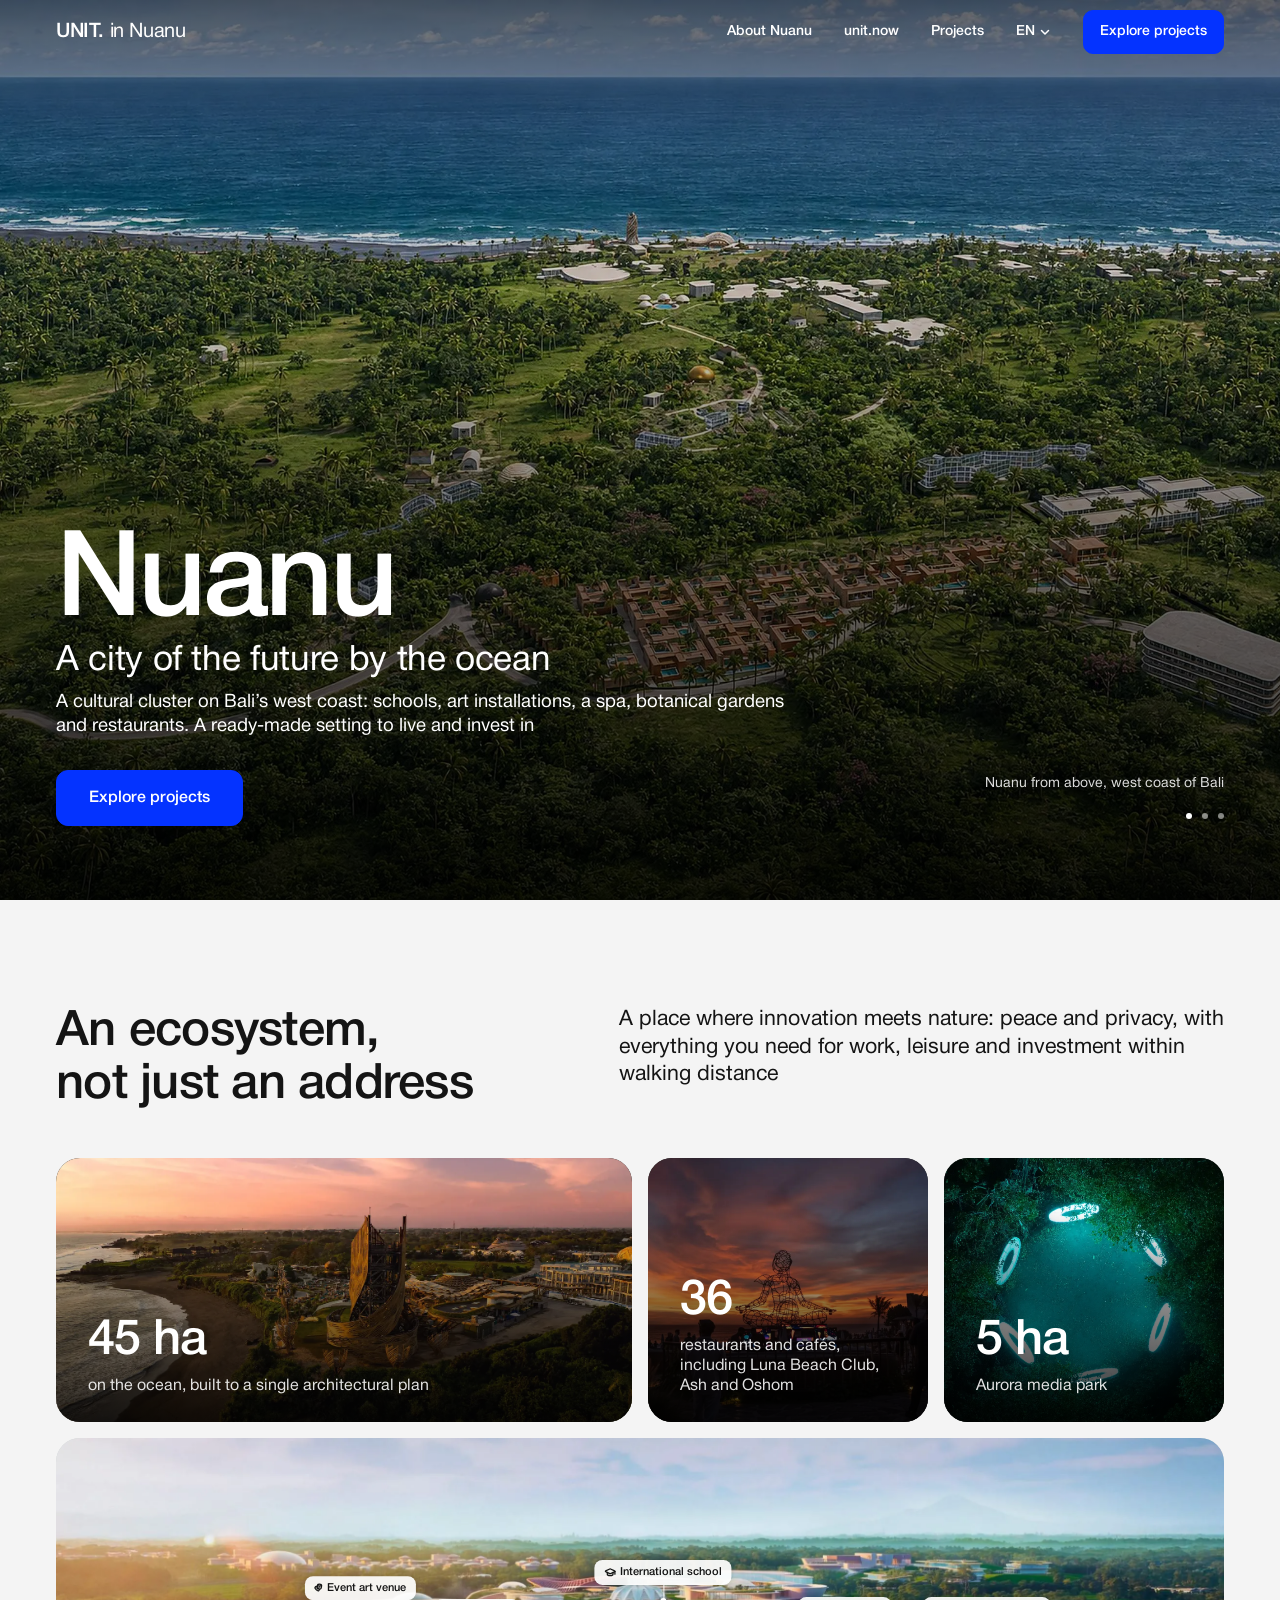
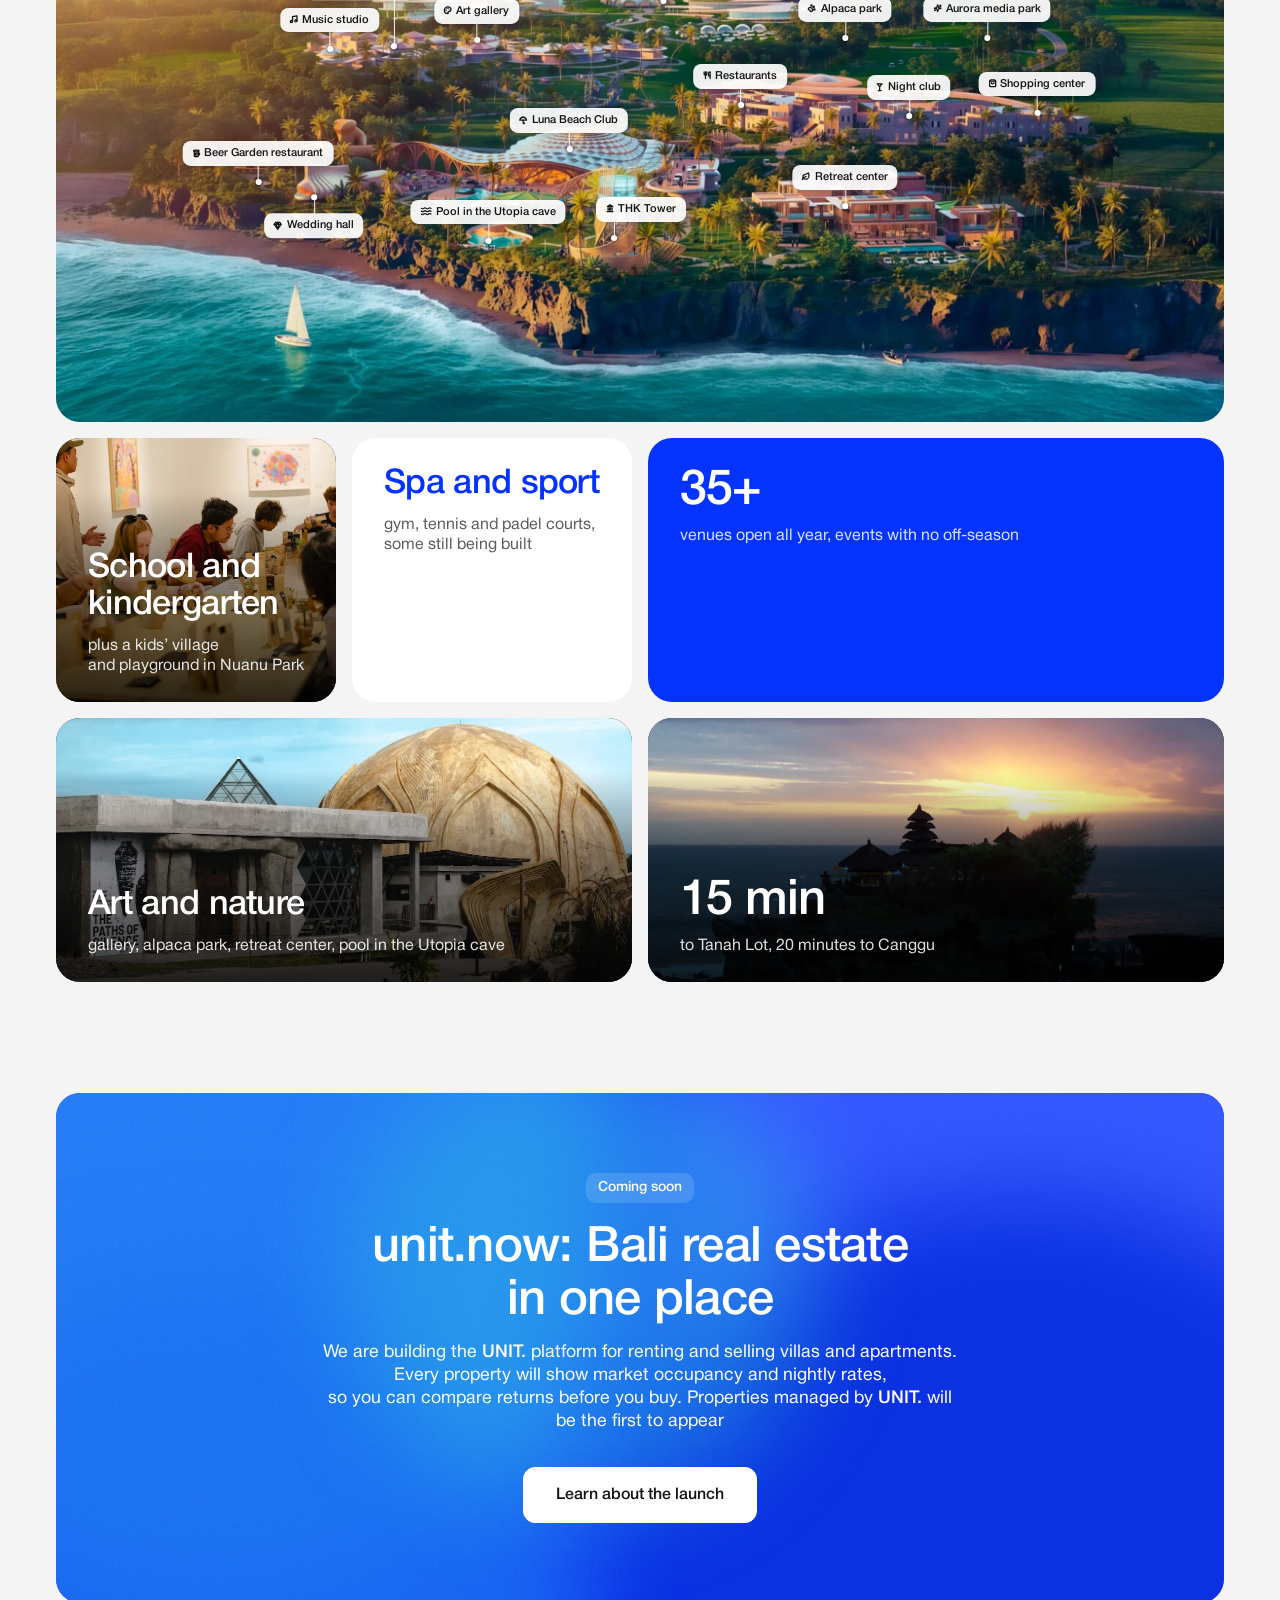
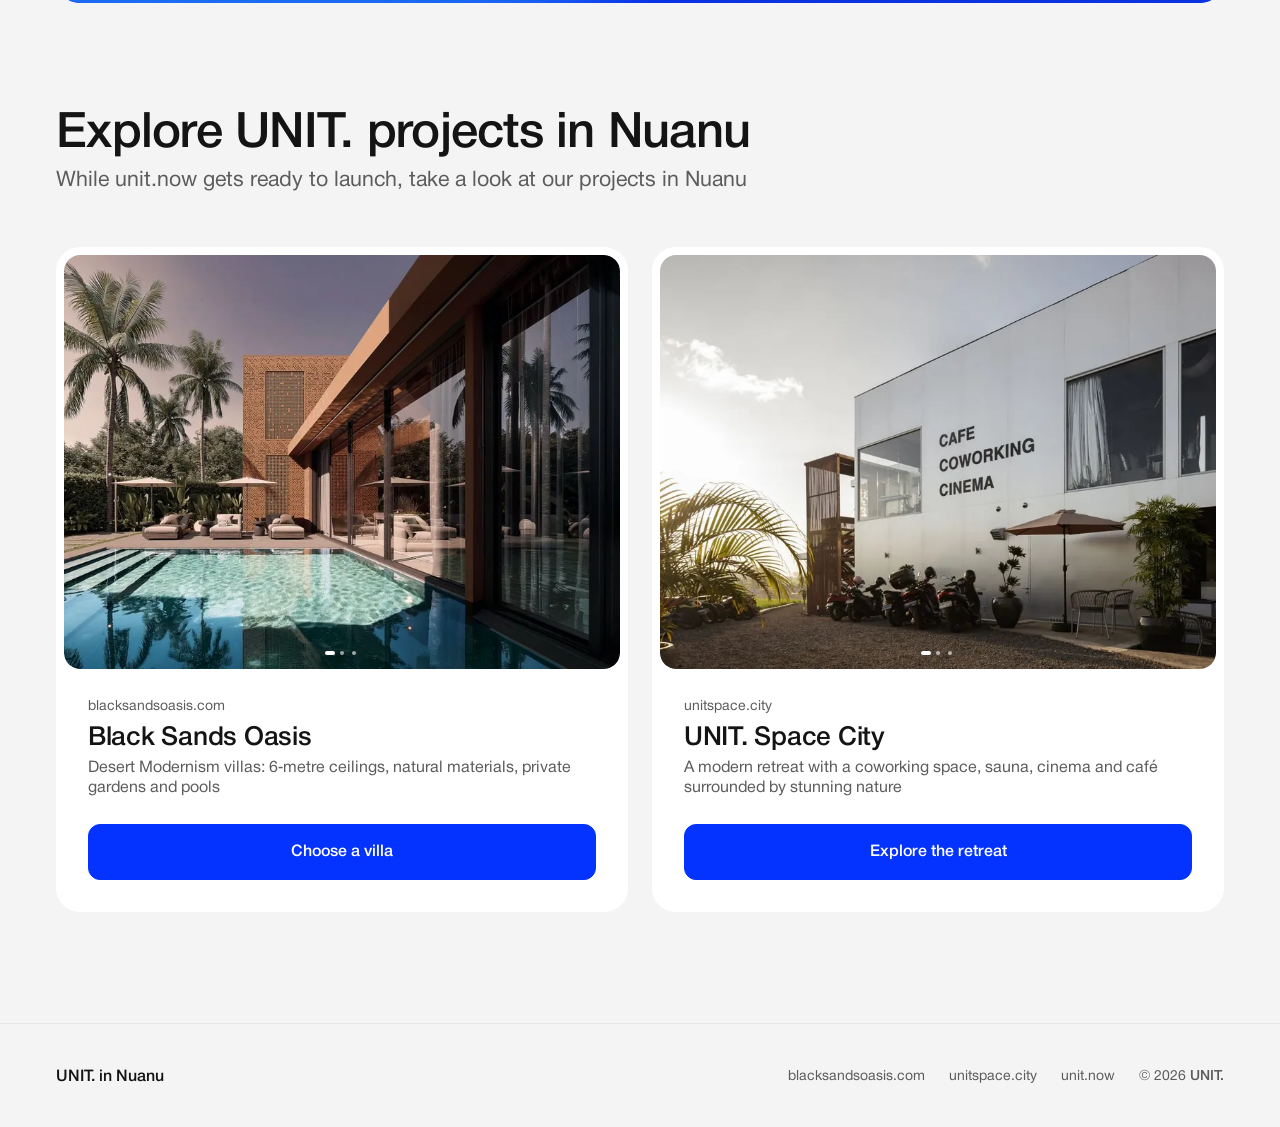
<file: index.html>
<!doctype html>
<html lang="en">
<head>
<meta charset="utf-8">
<meta name="viewport" content="width=device-width, initial-scale=1">
<meta name="robots" content="noindex, nofollow">
<meta http-equiv="Content-Security-Policy" content="default-src 'self'; script-src 'self'; style-src 'self' 'unsafe-inline'; img-src 'self' data:; font-src 'self'; connect-src 'self' https://unitdeveloper.com; form-action 'self'; base-uri 'self'; object-src 'none'; upgrade-insecure-requests">
<meta name="referrer" content="strict-origin-when-cross-origin">
<meta name="theme-color" content="#0433ff">
<title>Nuanu: a city of the future by the ocean in Bali</title>
<meta name="description" content="Nuanu is a cultural cluster on Bali’s west coast. Explore UNIT. projects in Nuanu: Black Sands Oasis villas, UNIT. Space City retreat and direct rentals on unit.now.">
<link rel="canonical" href="https://turbo1507.github.io/nuanu-city/">
<link rel="alternate" hreflang="en" href="https://turbo1507.github.io/nuanu-city/">
<link rel="alternate" hreflang="ru" href="https://turbo1507.github.io/nuanu-city/ru/">
<link rel="alternate" hreflang="id" href="https://turbo1507.github.io/nuanu-city/id/">
<link rel="alternate" hreflang="fr" href="https://turbo1507.github.io/nuanu-city/fr/">
<link rel="alternate" hreflang="es" href="https://turbo1507.github.io/nuanu-city/es/">
<link rel="alternate" hreflang="uk" href="https://turbo1507.github.io/nuanu-city/uk/">
<link rel="alternate" hreflang="it" href="https://turbo1507.github.io/nuanu-city/it/">
<link rel="alternate" hreflang="tr" href="https://turbo1507.github.io/nuanu-city/tr/">
<link rel="alternate" hreflang="nl" href="https://turbo1507.github.io/nuanu-city/nl/">
<link rel="alternate" hreflang="x-default" href="https://turbo1507.github.io/nuanu-city/">
<meta property="og:type" content="website">
<meta property="og:site_name" content="UNIT. in Nuanu">
<meta property="og:url" content="https://turbo1507.github.io/nuanu-city/">
<meta property="og:title" content="Nuanu: a city of the future by the ocean">
<meta property="og:description" content="Nuanu is a cultural cluster on Bali’s west coast. Explore UNIT. projects in Nuanu: Black Sands Oasis villas, UNIT. Space City retreat and direct rentals on unit.now.">
<meta property="og:image" content="https://turbo1507.github.io/nuanu-city/assets/img/og.jpg">
<meta property="og:image:width" content="1200">
<meta property="og:image:height" content="630">
<meta property="og:image:alt" content="Nuanu on the west coast of Bali, aerial view towards the ocean">
<meta property="og:locale" content="en_US">
<meta property="og:locale:alternate" content="ru_RU">
<meta property="og:locale:alternate" content="id_ID">
<meta property="og:locale:alternate" content="fr_FR">
<meta property="og:locale:alternate" content="es_ES">
<meta property="og:locale:alternate" content="uk_UA">
<meta property="og:locale:alternate" content="it_IT">
<meta property="og:locale:alternate" content="tr_TR">
<meta property="og:locale:alternate" content="nl_NL">
<meta name="twitter:card" content="summary_large_image">
<script type="application/ld+json">{"@context":"https://schema.org","@graph":[{"@type":"WebSite","name":"UNIT. in Nuanu","url":"https://turbo1507.github.io/nuanu-city/","inLanguage":["en","ru","id","fr","es","uk","it","tr","nl"]},{"@type":"Organization","name":"UNIT.","url":"https://unitdeveloper.com","sameAs":["https://blacksandsoasis.com","https://unitspace.city","https://unit.now"]}]}</script>
<link rel="icon" href="data:image/svg+xml,%3Csvg xmlns=%27http://www.w3.org/2000/svg%27 viewBox=%270 0 32 32%27%3E%3Crect width=%2732%27 height=%2732%27 rx=%278%27 fill=%27%230433ff%27/%3E%3Ccircle cx=%2722%27 cy=%2722%27 r=%273%27 fill=%27%23fff%27/%3E%3C/svg%3E">
<link rel="preload" href="assets/fonts/hn-medium.woff2" as="font" type="font/woff2" crossorigin>
<link rel="preload" href="assets/fonts/hn-roman.woff2" as="font" type="font/woff2" crossorigin>
<link rel="stylesheet" href="assets/site.css?v=mwpkd9ih">
<script src="assets/redir.js?v=mwpkd9ih"></script>
</head>
<body>
<header class="hdr">
  <div class="container hdr-in">
    <a class="wordmark" href="#top"><i class="u5">UNIT.</i> in Nuanu</a>
    <nav class="nav" aria-label="Main">
      <a href="#about">About Nuanu</a>
      <a href="#now">unit.now</a>
      <a href="#projects">Projects</a>
    </nav>
    <div class="lang-dd">
      <button type="button" class="lang-dd-btn" aria-expanded="false" aria-controls="langList" aria-label="Language: English"><span>EN</span><svg viewBox="0 0 12 12" aria-hidden="true"><path d="M2.5 4.5 6 8l3.5-3.5"/></svg></button>
      <ul class="lang-dd-list" id="langList" hidden><li><a href="" hreflang="en" lang="en" aria-current="true">English</a></li><li><a href="ru/" hreflang="ru" lang="ru">Русский</a></li><li><a href="id/" hreflang="id" lang="id">Bahasa Indonesia</a></li><li><a href="fr/" hreflang="fr" lang="fr">Français</a></li><li><a href="es/" hreflang="es" lang="es">Español</a></li><li><a href="uk/" hreflang="uk" lang="uk">Українська</a></li><li><a href="it/" hreflang="it" lang="it">Italiano</a></li><li><a href="tr/" hreflang="tr" lang="tr">Türkçe</a></li><li><a href="nl/" hreflang="nl" lang="nl">Nederlands</a></li></ul>
    </div>
    <a class="btn btn-sm hdr-cta" href="#projects">Explore projects</a>
  </div>
</header>

<main id="top">
  <section class="hero">
    <div class="hero-media">
      <div class="hero-slide on"><picture>
        <source media="(max-width:599px)" srcset="assets/img/hero-m.webp" type="image/webp">
        <img src="assets/img/hero.webp" alt="Nuanu on the west coast of Bali, aerial view towards the ocean" fetchpriority="high" width="2200" height="1467">
      </picture></div>
      <div class="hero-slide"><picture>
        <source media="(max-width:599px)" srcset="assets/img/hero2-m.webp" type="image/webp">
        <img src="assets/img/hero2.webp" alt="Nuanu coastline at sunset" loading="lazy" width="2200" height="1467">
      </picture></div>
      <div class="hero-slide"><picture>
        <source media="(max-width:599px)" srcset="assets/img/hero3-m.webp" type="image/webp">
        <img src="assets/img/hero3.webp" alt="Bamboo restaurant in Nuanu" loading="lazy" width="2200" height="1467">
      </picture></div>
    </div>
    <div class="container hero-in">
      <h1 class="t">Nuanu</h1>
      <p class="t h1-sub">A city of the future by the ocean</p>
      <p class="t hero-p">A cultural cluster on Bali’s west coast: schools, art installations, a spa, botanical gardens and restaurants. A ready-made setting to live and invest in</p>
      <div class="btns">
        <a class="btn btn-blue" href="#projects"><span>Explore projects</span></a>
      </div>
    </div>
    <div class="hero-caps"><p class="hero-cap on">Nuanu from above, west coast of Bali</p><p class="hero-cap" aria-hidden="true">Nuanu coastline at sunset</p><p class="hero-cap" aria-hidden="true">Bamboo restaurant in Nuanu</p></div>
    <div class="hero-dots" role="group" aria-label="Photos"></div>
  </section>

  <section class="sec" id="about">
    <div class="container">
      <div class="about">
        <h2 class="t h2"><span class="ln">An ecosystem,</span> <span class="ln">not just an address</span></h2>
        <p class="t">A place where innovation meets nature: peace and privacy, with everything you need for work, leisure and investment within walking distance</p>
      </div>
      <ul class="bento">
        <li class="bento-card b-1 is-photo"><picture><source media="(max-width:767px)" srcset="assets/img/b-ocean-m.webp"><img src="assets/img/b-ocean.webp" alt="" loading="lazy"></picture><b class="t bento-v">45 ha</b><span class="t bento-c">on the ocean, built to a single architectural plan</span></li>
        <li class="bento-card b-2 is-photo"><picture><source media="(max-width:767px)" srcset="assets/img/b-luna-m.webp"><img src="assets/img/b-luna.webp" alt="" loading="lazy"></picture><b class="t bento-v">36</b><span class="t bento-c">restaurants and cafés, including Luna Beach Club, Ash and Oshom</span></li>
        <li class="bento-card b-3 is-photo"><picture><source media="(max-width:767px)" srcset="assets/img/b-aurora-m.webp"><img src="assets/img/b-aurora.webp" alt="" loading="lazy"></picture><b class="t bento-v">5 ha</b><span class="t bento-c">Aurora media park</span></li>
        <li class="plan"><div class="plan-canvas">
        <picture><source media="(max-width:767px)" srcset="assets/img/plan-m.webp" width="1120" height="1156"><img src="assets/img/plan.webp" srcset="assets/img/plan-s.webp 1200w, assets/img/plan.webp 2400w" sizes="(max-width:1599px) 100vw, 1600px" alt="Nuanu master plan by the ocean" width="2400" height="1200" loading="lazy"></picture>
        <ul class="pchips" aria-label="Locations on the Nuanu master plan">
          <li class="pchip" data-k="school" style="--x:51.98;--y:27.98;--mx:52.09;--my:36.44"><svg class="pi" viewBox="2 5 20.02 14" style="--r:1.43" aria-hidden="true"><path d="M21.42 10.922a1 1 0 0 0-.019-1.838L12.83 5.18a2 2 0 0 0-1.66 0L2.6 9.08a1 1 0 0 0 0 1.832l8.57 3.908a2 2 0 0 0 1.66 0z"/><path d="M22 10v6"/><path d="M6 12.5V16a6 3 0 0 0 12 0v-3.5"/></svg><span>International school</span></li>
          <li class="pchip" data-k="gallery" style="--x:36.01;--y:34.6;--mx:30.93;--my:40.69"><svg class="pi" viewBox="2 2 19.99 20" style="--r:0.999" aria-hidden="true"><circle cx="13.5" cy="6.5" r=".5" fill="currentColor"/><circle cx="17.5" cy="10.5" r=".5" fill="currentColor"/><circle cx="8.5" cy="7.5" r=".5" fill="currentColor"/><circle cx="6.5" cy="12.5" r=".5" fill="currentColor"/><path d="M12 2C6.5 2 2 6.5 2 12s4.5 10 10 10c.926 0 1.648-.746 1.648-1.688 0-.437-.18-.835-.437-1.125-.29-.289-.438-.652-.438-1.125a1.64 1.64 0 0 1 1.668-1.668h1.996c3.051 0 5.555-2.503 5.555-5.554C21.965 6.012 17.461 2 12 2z"/></svg><span>Art gallery</span></li>
          <li class="pchip" data-k="alpaca" style="--x:67.54;--y:34.27;--mx:72.71;--my:40.47"><svg class="pi" viewBox="2.01 2 19.99 20" style="--r:0.999" aria-hidden="true"><circle cx="11" cy="4" r="2"/><circle cx="18" cy="8" r="2"/><circle cx="20" cy="16" r="2"/><path d="M9 10a5 5 0 0 1 5 5v3.5a3.5 3.5 0 0 1-6.84 1.045Q6.52 17.48 4.46 16.84A3.5 3.5 0 0 1 5.5 10Z"/></svg><span>Alpaca park</span></li>
          <li class="pchip" data-k="aurora" style="--x:79.72;--y:34.27;--mx:88.85;--my:40.47"><svg class="pi" viewBox="2 2 20 20" style="--r:1" aria-hidden="true"><path d="M9.937 15.5A2 2 0 0 0 8.5 14.063l-6.135-1.582a.5.5 0 0 1 0-.962L8.5 9.936A2 2 0 0 0 9.937 8.5l1.582-6.135a.5.5 0 0 1 .963 0L14.063 8.5A2 2 0 0 0 15.5 9.937l6.135 1.581a.5.5 0 0 1 0 .964L15.5 14.063a2 2 0 0 0-1.437 1.437l-1.582 6.135a.5.5 0 0 1-.963 0z"/><path d="M20 3v4"/><path d="M22 5h-4"/><path d="M4 17v2"/><path d="M5 18H3"/></svg><span>Aurora media park</span></li>
          <li class="pchip" data-k="rest" style="--x:58.59;--y:45.73;--mx:60.85;--my:47.83"><svg class="pi" viewBox="3 2 18 20" style="--r:0.9" aria-hidden="true"><path d="M3 2v7c0 1.1.9 2 2 2h4a2 2 0 0 0 2-2V2"/><path d="M7 2v20"/><path d="M21 15V2a5 5 0 0 0-5 5v6c0 1.1.9 2 2 2h3Zm0 0v7"/></svg><span>Restaurants</span></li>
          <li class="pchip" data-k="shop" style="--x:83.99;--y:47.02;--mx:94.5;--my:48.66"><svg class="pi" viewBox="3 2 18 20" style="--r:0.9" aria-hidden="true"><path d="M6 2 3 6v14a2 2 0 0 0 2 2h14a2 2 0 0 0 2-2V6l-3-4Z"/><path d="M3 6h18"/><path d="M16 10a4 4 0 0 1-8 0"/></svg><span>Shopping center</span></li>
          <li class="pchip" data-k="luna" style="--x:43.91;--y:53.31;--mx:41.4;--my:52.7"><svg class="pi" viewBox="2 2 20 20" style="--r:1" aria-hidden="true"><path d="M22 12a10.06 10.06 1 0 0-20 0Z"/><path d="M12 12v8a2 2 0 0 0 4 0"/><path d="M12 2v1"/></svg><span>Luna Beach Club</span></li>
          <li class="pchip" data-k="retreat" style="--x:67.54;--y:62.98;--mx:72.71;--my:58.9"><svg class="pi" viewBox="2 2 19 19" style="--r:1" aria-hidden="true"><path d="M11 20A7 7 0 0 1 9.8 6.1C15.5 5 17 4.48 19 2c1 2 2 4.18 2 8 0 5.5-4.78 10-10 10Z"/><path d="M2 21c0-3 1.85-5.36 5.08-6C9.5 14.52 12 13 13 12"/></svg><span>Retreat center</span></li>
          <li class="pchip" data-k="cave" style="--x:36.99;--y:68.95;--mx:32.23;--my:62.73"><svg class="pi" viewBox="2 5 20 14" style="--r:1.429" aria-hidden="true"><path d="M2 6c.6.5 1.2 1 2.5 1C7 7 7 5 9.5 5c2.6 0 2.4 2 5 2 2.5 0 2.5-2 5-2 1.3 0 1.9.5 2.5 1"/><path d="M2 12c.6.5 1.2 1 2.5 1 2.5 0 2.5-2 5-2 2.6 0 2.4 2 5 2 2.5 0 2.5-2 5-2 1.3 0 1.9.5 2.5 1"/><path d="M2 18c.6.5 1.2 1 2.5 1 2.5 0 2.5-2 5-2 2.6 0 2.4 2 5 2 2.5 0 2.5-2 5-2 1.3 0 1.9.5 2.5 1"/></svg><span>Pool in the Utopia cave</span></li>
          <li class="pchip" data-k="music" style="--x:23.43;--y:36.05;--mx:14.26;--my:41.62"><svg class="pi" viewBox="3 3 18 18" style="--r:1" aria-hidden="true"><path d="M9 18V5l12-2v13"/><circle cx="6" cy="18" r="3"/><circle cx="18" cy="16" r="3"/></svg><span>Music studio</span></li>
          <li class="pchip" data-k="beer" style="--x:17.3;--y:58.95;--mx:6.14;--my:56.31"><svg class="pi" viewBox="3 2 18 20" style="--r:0.9" aria-hidden="true"><path d="M17 11h1a3 3 0 0 1 0 6h-1"/><path d="M9 12v6"/><path d="M13 12v6"/><path d="M14 7.5c-1 0-1.44.5-3 .5s-2-.5-3-.5-1.72.5-2.5.5a2.5 2.5 0 0 1 0-5c.78 0 1.57.5 2.5.5S9.44 2 11 2s2 1.5 3 1.5 1.72-.5 2.5-.5a2.5 2.5 0 0 1 0 5c-.78 0-1.5-.5-2.5-.5Z"/><path d="M5 8v12a2 2 0 0 0 2 2h8a2 2 0 0 0 2-2V8"/></svg><span>Beer Garden restaurant</span></li>
          <li class="pchip" data-k="club" style="--x:73.02;--y:47.66;--mx:79.97;--my:49.07"><svg class="pi" viewBox="5 3 14 19" style="--r:0.737" aria-hidden="true"><path d="M8 22h8"/><path d="M12 11v11"/><path d="m19 3-7 8-7-8Z"/></svg><span>Night club</span></li>
          <li class="pchip" data-k="venue" style="--x:28.91;--y:35.56;--mx:21.52;--my:41.3"><svg class="pi" viewBox="1.96 2 20.04 19.97" style="--r:1.004" aria-hidden="true"><path d="M10 11h.01"/><path d="M14 6h.01"/><path d="M18 6h.01"/><path d="M6.5 13.1h.01"/><path d="M22 5c0 9-4 12-6 12s-6-3-6-12c0-2 2-3 6-3s6 1 6 3"/><path d="M17.4 9.9c-.8.8-2 .8-2.8 0"/><path d="M10.1 7.1C9 7.2 7.7 7.7 6 8.6c-3.5 2-4.7 3.9-3.7 5.6 4.5 7.8 9.5 8.4 11.2 7.4.9-.5 1.9-2.1 1.9-4.7"/><path d="M9.1 16.5c.3-1.1 1.4-1.7 2.4-1.4"/></svg><span>Event art venue</span></li>
          <li class="pchip" data-k="wedding" style="--x:22.06;--y:61.53;--mx:12.45;--my:57.97"><svg class="pi" viewBox="2 3 20 19" style="--r:1.053" aria-hidden="true"><path d="M6 3h12l4 6-10 13L2 9Z"/><path d="M11 3 8 9l4 13 4-13-3-6"/><path d="M2 9h20"/></svg><span>Wedding hall</span></li>
          <li class="pchip" data-k="thk" style="--x:47.78;--y:68.47;--mx:46.53;--my:62.42"><svg class="pi" viewBox="3 2 18 20" style="--r:0.9" aria-hidden="true"><line x1="3" x2="21" y1="22" y2="22"/><line x1="6" x2="6" y1="18" y2="11"/><line x1="10" x2="10" y1="18" y2="11"/><line x1="14" x2="14" y1="18" y2="11"/><line x1="18" x2="18" y1="18" y2="11"/><polygon points="12 2 20 7 4 7"/></svg><span>THK Tower</span></li>
        </ul>
        </div></li>
        <li class="bento-card b-4 is-photo"><picture><source media="(max-width:767px)" srcset="assets/img/b-school-m.webp"><img src="assets/img/b-school.webp" alt="" loading="lazy"></picture><b class="t bento-v">School and kindergarten</b><span class="t bento-c">plus a kids’ village and playground in Nuanu Park</span></li>
        <li class="bento-card b-5"><b class="t bento-v">Spa and sport</b><span class="t bento-c">gym, tennis and padel courts, some still being built</span></li>
        <li class="bento-card b-6"><b class="t bento-v">35+</b><span class="t bento-c">venues open all year, events with no <i class="nw">off-season</i></span></li>
        <li class="bento-card b-7 is-photo"><picture><source media="(max-width:767px)" srcset="assets/img/b-art-m.webp"><img src="assets/img/b-art.webp" alt="" loading="lazy"></picture><b class="t bento-v">Art and nature</b><span class="t bento-c">gallery, alpaca park, retreat center, pool in the Utopia cave</span></li>
        <li class="bento-card b-8 is-photo"><picture><source media="(max-width:767px)" srcset="assets/img/b-tanah-m.webp"><img src="assets/img/b-tanah.webp" alt="" loading="lazy"></picture><b class="t bento-v">15 min</b><span class="t bento-c">to Tanah Lot, 20 minutes to Canggu</span></li>
      </ul>
    </div>
  </section>


  <section class="sec" id="now">
    <div class="container">
      <div class="sub">
        <div class="sub-bg" aria-hidden="true"><span class="sub-blobs"><i></i><i></i><i></i><i></i><i></i></span><span class="sub-grain"></span></div>
        <span class="sub-tag">Coming soon</span>
        <h2 class="t h2">unit.now: Bali real estate in one place</h2>
        <p class="t sub-p">We are building the <i class="u5">UNIT.</i> platform for renting and selling villas and apartments. Every property will show market occupancy and nightly rates, so you can compare returns before you buy. Properties managed by <i class="u5">UNIT.</i> will be the first to appear</p>
        <a class="btn btn-white sub-btn" href="https://unit.now">Learn about the launch</a>
      </div>
    </div>
  </section>
  <section class="sec prj-sec sec-last" id="projects">
    <div class="container">
      <h2 class="t h2">Explore <i class="u5">UNIT.</i> projects in Nuanu</h2>
      <p class="t prj-lead">While unit.now gets ready to launch, take a look at our projects in Nuanu</p>
      <div class="prj-list">
        <article class="prj">
          <div class="prj-photo prj-gal">
            <div class="gal-track"><img src="assets/img/p-bso.webp" alt="Black Sands Oasis villa with a private pool" width="900" height="585" loading="lazy"><img src="assets/img/p-bso-2.webp" alt="" width="900" height="640" loading="lazy"><img src="assets/img/p-bso-3.webp" alt="" width="900" height="640" loading="lazy"></div>
            <button class="gal-arr gal-prev" type="button" aria-label="Previous photo"><svg viewBox="0 0 16 16" width="16" height="16" aria-hidden="true"><path d="M10 3 5 8l5 5" fill="none" stroke="currentColor" stroke-width="1.6" stroke-linecap="round" stroke-linejoin="round"/></svg></button><button class="gal-arr gal-next" type="button" aria-label="Next photo"><svg viewBox="0 0 16 16" width="16" height="16" aria-hidden="true"><path d="M6 3l5 5-5 5" fill="none" stroke="currentColor" stroke-width="1.6" stroke-linecap="round" stroke-linejoin="round"/></svg></button>
            <div class="gal-dots" role="group" aria-label="Photos"></div>
          </div>
          <div class="prj-body">
            <span class="t prj-dom">blacksandsoasis.com</span>
            <h3 class="t">Black Sands Oasis</h3>
            <p class="t">Desert Modernism villas: 6‑metre ceilings, natural materials, private gardens and pools</p>
            <a class="btn btn-blue" href="https://blacksandsoasis.com">Choose a villa</a>
          </div>
        </article>
        <article class="prj">
          <div class="prj-photo prj-gal">
            <div class="gal-track"><img src="assets/img/p-space.webp" alt="UNIT. Space City building with a café, coworking and cinema" width="900" height="600" loading="lazy"><img src="assets/img/p-space-2.webp" alt="" width="900" height="640" loading="lazy"><img src="assets/img/p-space-3.webp" alt="" width="900" height="640" loading="lazy"></div>
            <button class="gal-arr gal-prev" type="button" aria-label="Previous photo"><svg viewBox="0 0 16 16" width="16" height="16" aria-hidden="true"><path d="M10 3 5 8l5 5" fill="none" stroke="currentColor" stroke-width="1.6" stroke-linecap="round" stroke-linejoin="round"/></svg></button><button class="gal-arr gal-next" type="button" aria-label="Next photo"><svg viewBox="0 0 16 16" width="16" height="16" aria-hidden="true"><path d="M6 3l5 5-5 5" fill="none" stroke="currentColor" stroke-width="1.6" stroke-linecap="round" stroke-linejoin="round"/></svg></button>
            <div class="gal-dots" role="group" aria-label="Photos"></div>
          </div>
          <div class="prj-body">
            <span class="t prj-dom">unitspace.city</span>
            <h3 class="t"><i class="u5">UNIT.</i> Space City</h3>
            <p class="t">A modern retreat with a coworking space, sauna, cinema and café surrounded by stunning nature</p>
            <a class="btn btn-blue" href="https://unitspace.city">Explore the retreat</a>
          </div>
        </article>
      </div>
    </div>
  </section>
</main>

<footer class="ftr">
  <div class="container ftr-in">
    <span class="t wordmark"><i class="u5">UNIT.</i> in Nuanu</span>
    <nav class="ftr-links" aria-label="UNIT. ecosystem">
      <a class="t" href="https://blacksandsoasis.com">blacksandsoasis.com</a>
      <a class="t" href="https://unitspace.city">unitspace.city</a>
      <a class="t" href="https://unit.now">unit.now</a>
      <span class="t">© 2026 <i class="u5">UNIT.</i></span>
    </nav>
  </div>
</footer>
<script src="assets/site.js?v=mwpkd9ih" defer></script>
</body>
</html>
</file>
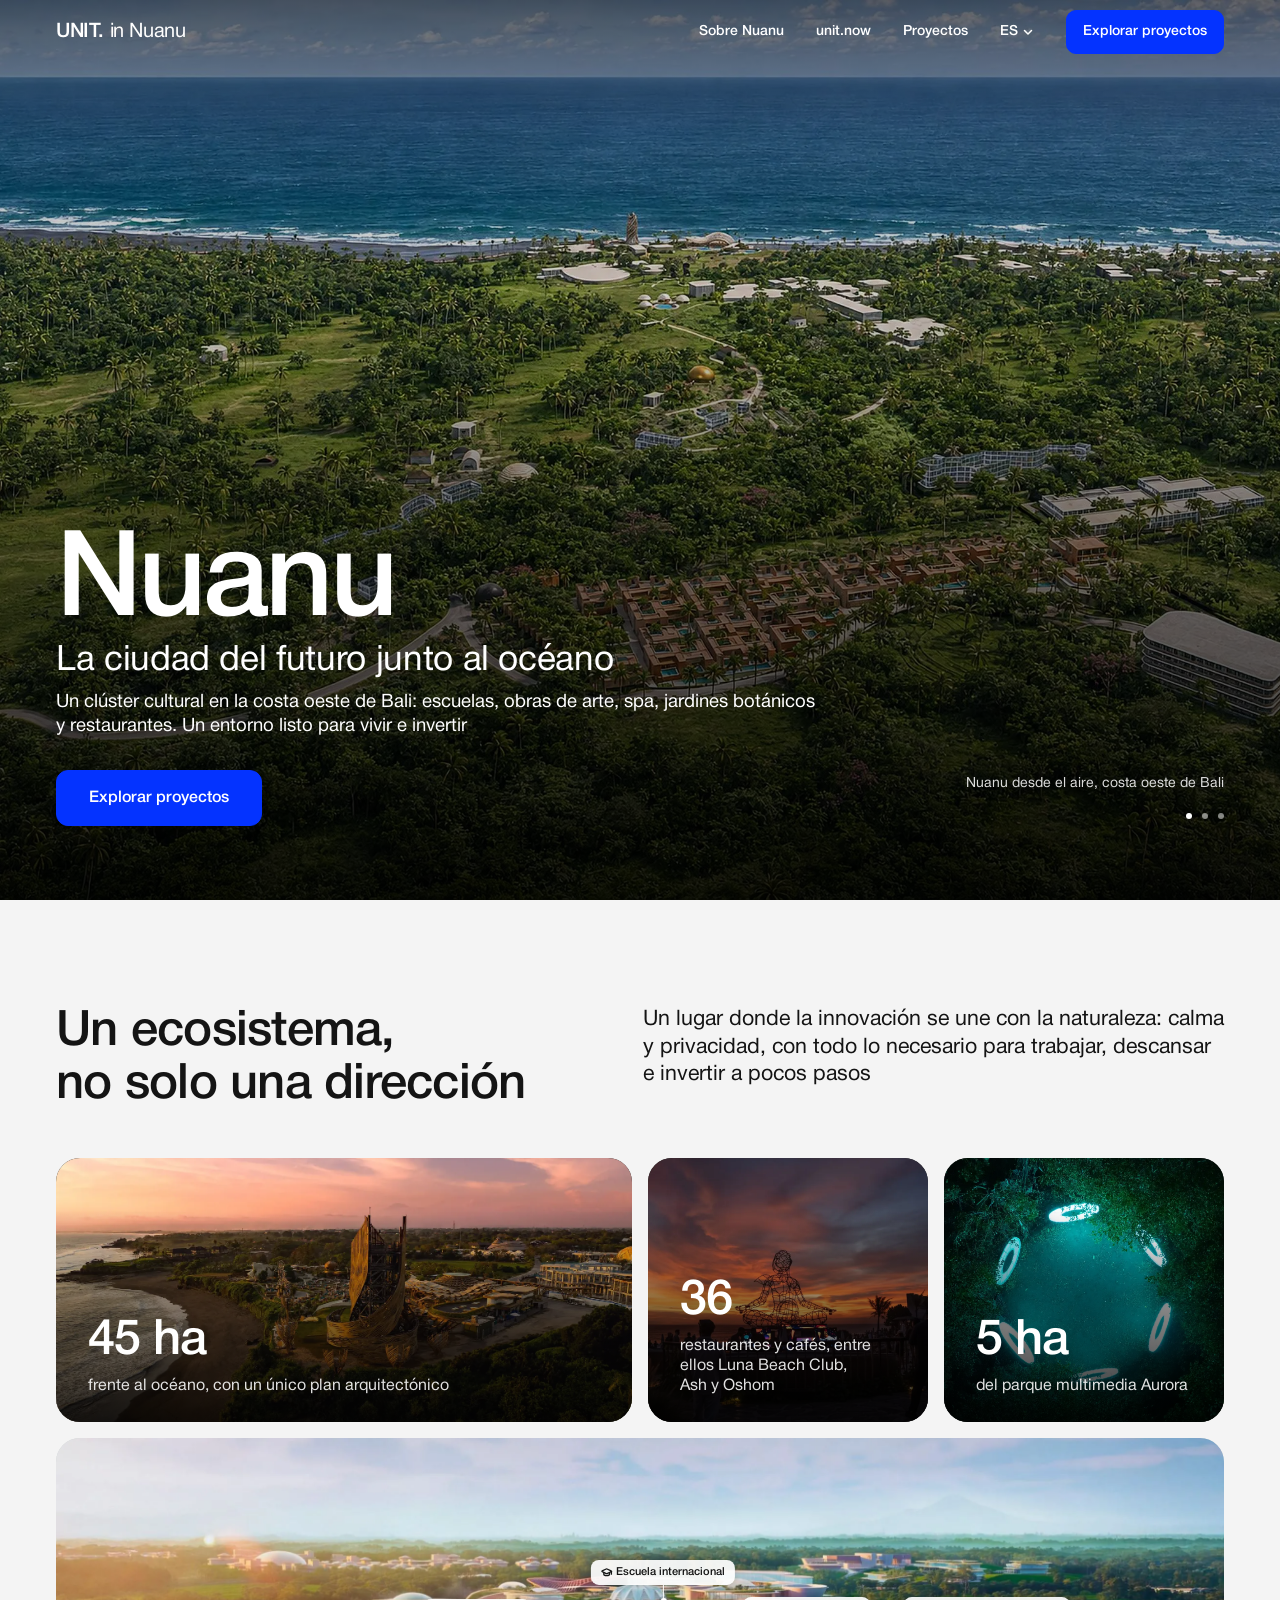
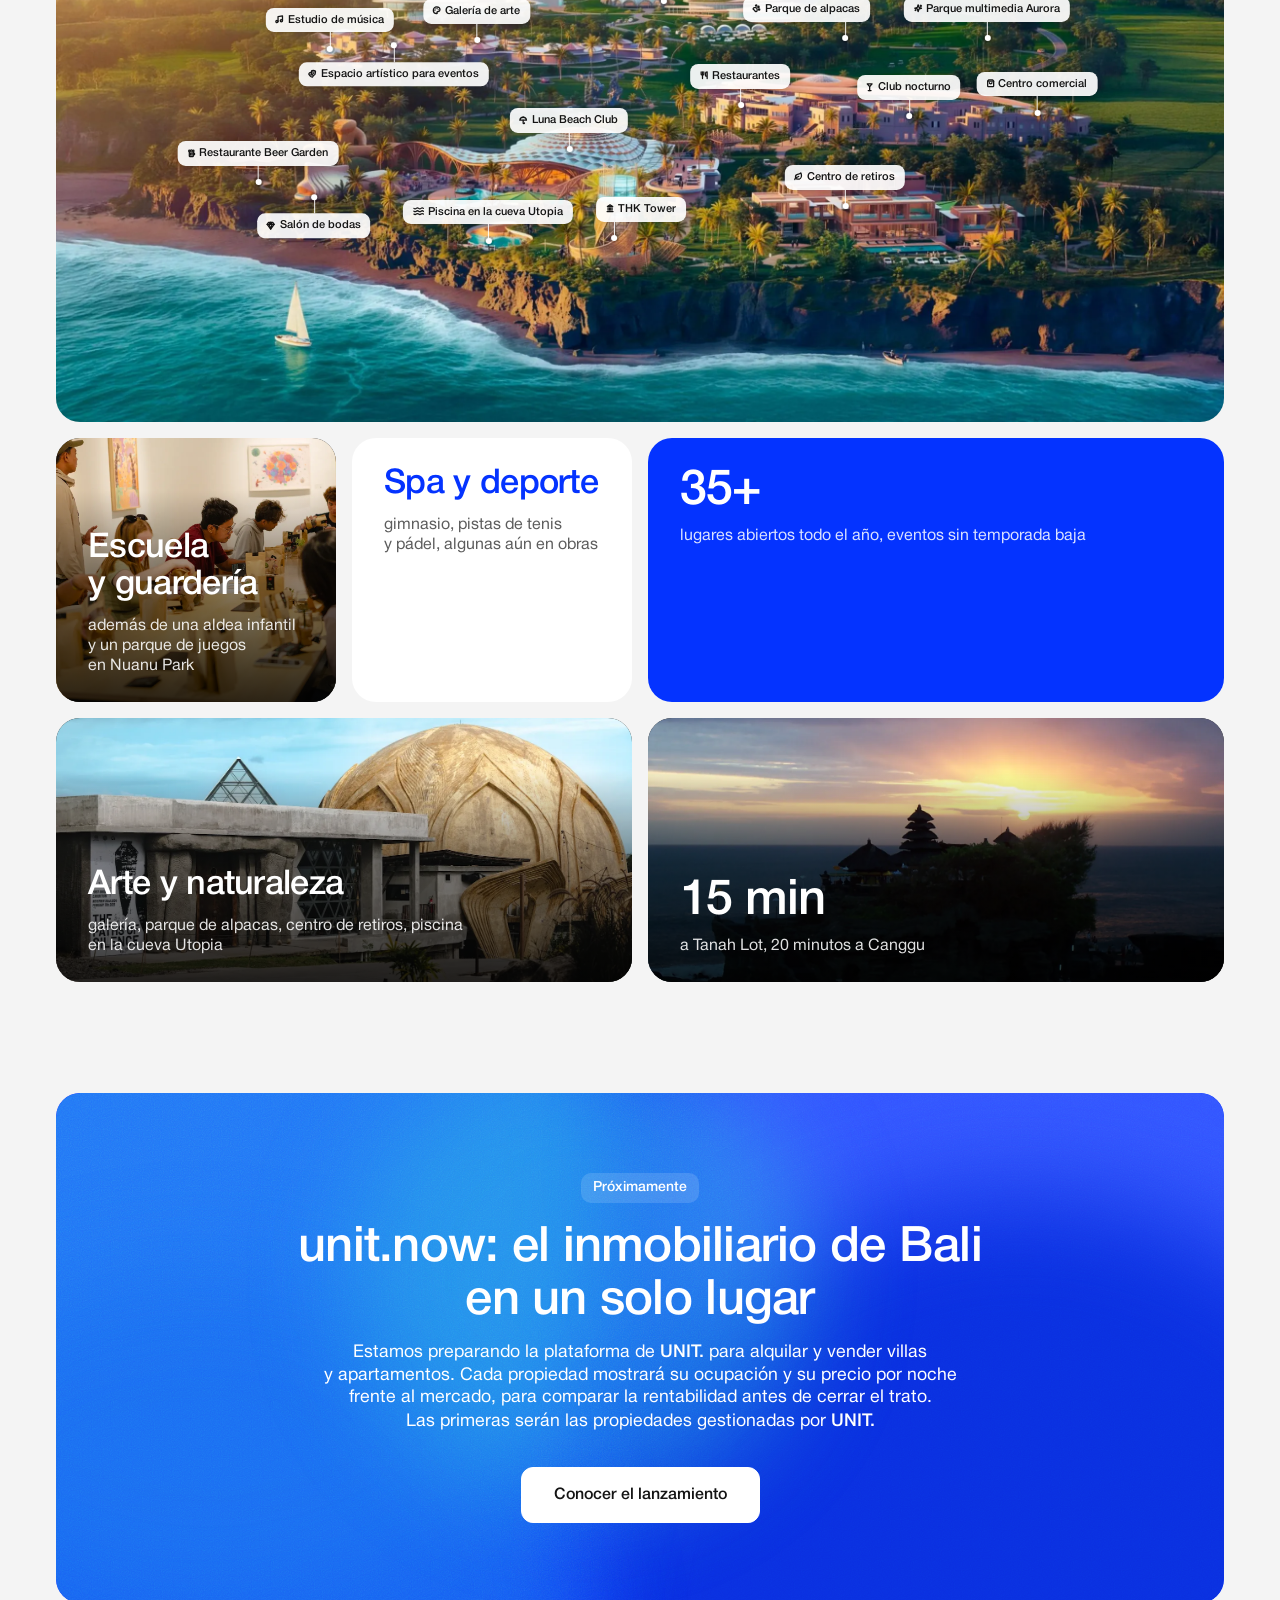
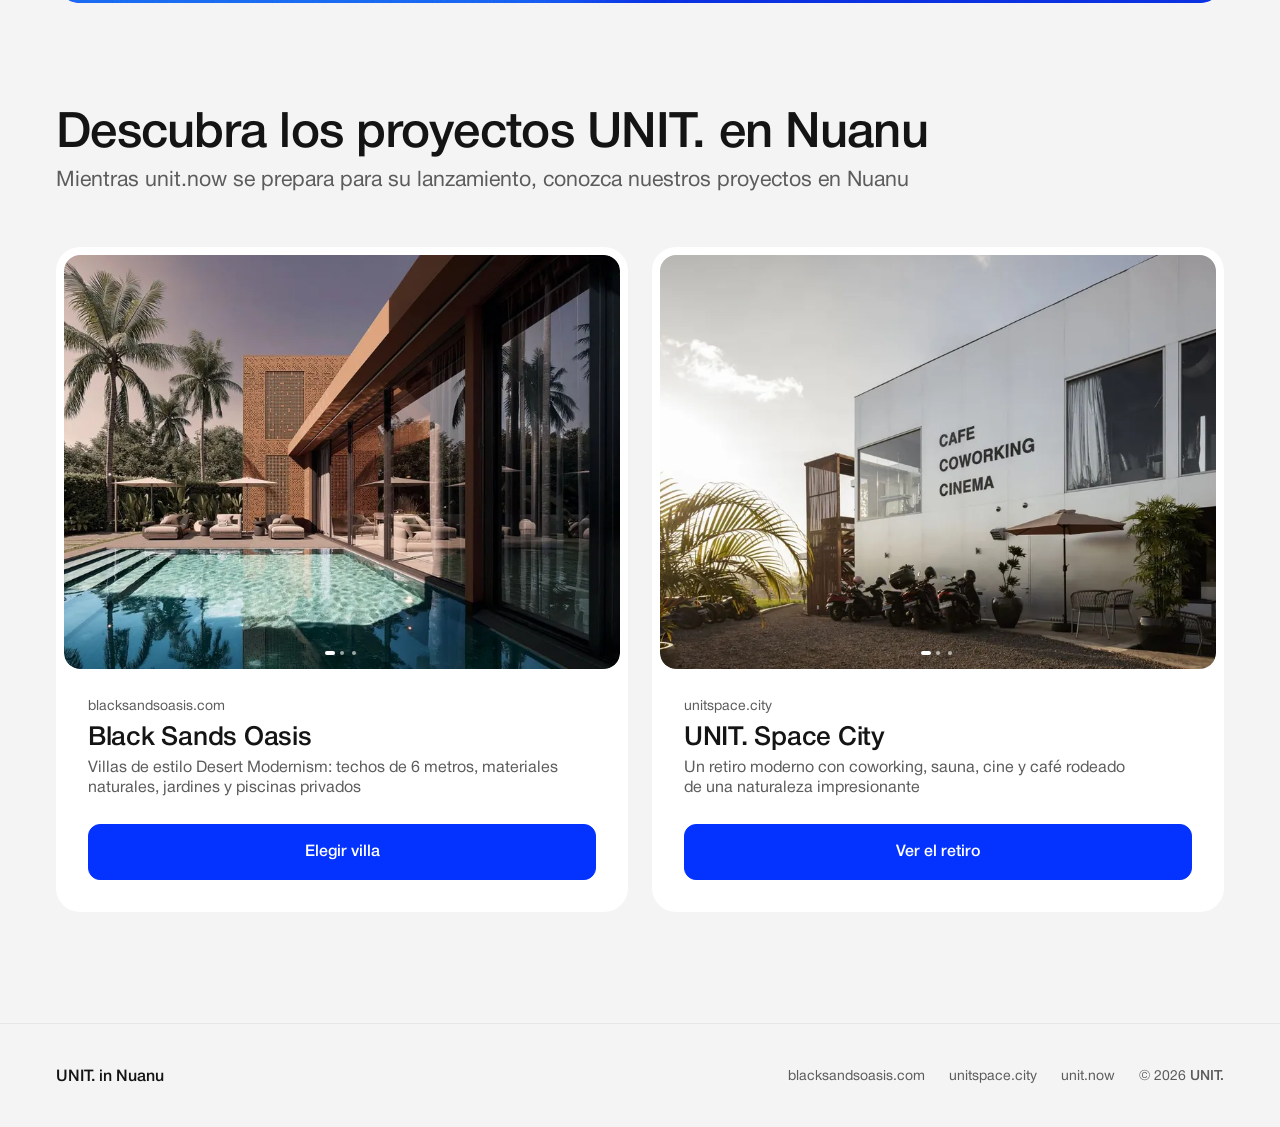
<file: es/index.html>
<!doctype html>
<html lang="es" data-root="../">
<head>
<meta charset="utf-8">
<meta name="viewport" content="width=device-width, initial-scale=1">
<meta name="robots" content="noindex, nofollow">
<meta http-equiv="Content-Security-Policy" content="default-src 'self'; script-src 'self'; style-src 'self' 'unsafe-inline'; img-src 'self' data:; font-src 'self'; connect-src 'self' https://unitdeveloper.com; form-action 'self'; base-uri 'self'; object-src 'none'; upgrade-insecure-requests">
<meta name="referrer" content="strict-origin-when-cross-origin">
<meta name="theme-color" content="#0433ff">
<title>Nuanu: a city of the future by the ocean in Bali</title>
<meta name="description" content="Nuanu is a cultural cluster on Bali’s west coast. Explore UNIT. projects in Nuanu: Black Sands Oasis villas, UNIT. Space City retreat and direct rentals on unit.now.">
<link rel="canonical" href="https://turbo1507.github.io/nuanu-city/es/">
<link rel="alternate" hreflang="en" href="https://turbo1507.github.io/nuanu-city/">
<link rel="alternate" hreflang="ru" href="https://turbo1507.github.io/nuanu-city/ru/">
<link rel="alternate" hreflang="id" href="https://turbo1507.github.io/nuanu-city/id/">
<link rel="alternate" hreflang="fr" href="https://turbo1507.github.io/nuanu-city/fr/">
<link rel="alternate" hreflang="es" href="https://turbo1507.github.io/nuanu-city/es/">
<link rel="alternate" hreflang="uk" href="https://turbo1507.github.io/nuanu-city/uk/">
<link rel="alternate" hreflang="it" href="https://turbo1507.github.io/nuanu-city/it/">
<link rel="alternate" hreflang="tr" href="https://turbo1507.github.io/nuanu-city/tr/">
<link rel="alternate" hreflang="nl" href="https://turbo1507.github.io/nuanu-city/nl/">
<link rel="alternate" hreflang="x-default" href="https://turbo1507.github.io/nuanu-city/">
<meta property="og:type" content="website">
<meta property="og:site_name" content="UNIT. in Nuanu">
<meta property="og:url" content="https://turbo1507.github.io/nuanu-city/es/">
<meta property="og:title" content="Nuanu: a city of the future by the ocean">
<meta property="og:description" content="Nuanu is a cultural cluster on Bali’s west coast. Explore UNIT. projects in Nuanu: Black Sands Oasis villas, UNIT. Space City retreat and direct rentals on unit.now.">
<meta property="og:image" content="https://turbo1507.github.io/nuanu-city/assets/img/og.jpg">
<meta property="og:image:width" content="1200">
<meta property="og:image:height" content="630">
<meta property="og:image:alt" content="Nuanu on the west coast of Bali, aerial view towards the ocean">
<meta property="og:locale" content="es_ES">
<meta property="og:locale:alternate" content="en_US">
<meta property="og:locale:alternate" content="ru_RU">
<meta property="og:locale:alternate" content="id_ID">
<meta property="og:locale:alternate" content="fr_FR">
<meta property="og:locale:alternate" content="uk_UA">
<meta property="og:locale:alternate" content="it_IT">
<meta property="og:locale:alternate" content="tr_TR">
<meta property="og:locale:alternate" content="nl_NL">
<meta name="twitter:card" content="summary_large_image">
<script type="application/ld+json">{"@context":"https://schema.org","@graph":[{"@type":"WebSite","name":"UNIT. in Nuanu","url":"https://turbo1507.github.io/nuanu-city/","inLanguage":["en","ru","id","fr","es","uk","it","tr","nl"]},{"@type":"Organization","name":"UNIT.","url":"https://unitdeveloper.com","sameAs":["https://blacksandsoasis.com","https://unitspace.city","https://unit.now"]}]}</script>
<link rel="icon" href="data:image/svg+xml,%3Csvg xmlns=%27http://www.w3.org/2000/svg%27 viewBox=%270 0 32 32%27%3E%3Crect width=%2732%27 height=%2732%27 rx=%278%27 fill=%27%230433ff%27/%3E%3Ccircle cx=%2722%27 cy=%2722%27 r=%273%27 fill=%27%23fff%27/%3E%3C/svg%3E">
<link rel="preload" href="../assets/fonts/hn-medium.woff2" as="font" type="font/woff2" crossorigin>
<link rel="preload" href="../assets/fonts/hn-roman.woff2" as="font" type="font/woff2" crossorigin>
<link rel="stylesheet" href="../assets/site.css?v=mwpkd9ih">

</head>
<body>
<header class="hdr">
  <div class="container hdr-in">
    <a class="wordmark" href="#top"><i class="u5">UNIT.</i> in Nuanu</a>
    <nav class="nav" aria-label="Menú principal">
      <a href="#about">Sobre Nuanu</a>
      <a href="#now">unit.now</a>
      <a href="#projects">Proyectos</a>
    </nav>
    <div class="lang-dd">
      <button type="button" class="lang-dd-btn" aria-expanded="false" aria-controls="langList" aria-label="Idioma: Español"><span>ES</span><svg viewBox="0 0 12 12" aria-hidden="true"><path d="M2.5 4.5 6 8l3.5-3.5"/></svg></button>
      <ul class="lang-dd-list" id="langList" hidden><li><a href="../" hreflang="en" lang="en">English</a></li><li><a href="../ru/" hreflang="ru" lang="ru">Русский</a></li><li><a href="../id/" hreflang="id" lang="id">Bahasa Indonesia</a></li><li><a href="../fr/" hreflang="fr" lang="fr">Français</a></li><li><a href="../es/" hreflang="es" lang="es" aria-current="true">Español</a></li><li><a href="../uk/" hreflang="uk" lang="uk">Українська</a></li><li><a href="../it/" hreflang="it" lang="it">Italiano</a></li><li><a href="../tr/" hreflang="tr" lang="tr">Türkçe</a></li><li><a href="../nl/" hreflang="nl" lang="nl">Nederlands</a></li></ul>
    </div>
    <a class="btn btn-sm hdr-cta" href="#projects">Explorar proyectos</a>
  </div>
</header>

<main id="top">
  <section class="hero">
    <div class="hero-media">
      <div class="hero-slide on"><picture>
        <source media="(max-width:599px)" srcset="../assets/img/hero-m.webp" type="image/webp">
        <img src="../assets/img/hero.webp" alt="Nuanu en la costa oeste de Bali, vista aérea hacia el océano" fetchpriority="high" width="2200" height="1467">
      </picture></div>
      <div class="hero-slide"><picture>
        <source media="(max-width:599px)" srcset="../assets/img/hero2-m.webp" type="image/webp">
        <img src="../assets/img/hero2.webp" alt="La costa de Nuanu al atardecer" loading="lazy" width="2200" height="1467">
      </picture></div>
      <div class="hero-slide"><picture>
        <source media="(max-width:599px)" srcset="../assets/img/hero3-m.webp" type="image/webp">
        <img src="../assets/img/hero3.webp" alt="Restaurante de bambú en Nuanu" loading="lazy" width="2200" height="1467">
      </picture></div>
    </div>
    <div class="container hero-in">
      <h1 class="t">Nuanu</h1>
      <p class="t h1-sub">La ciudad del futuro junto al océano</p>
      <p class="t hero-p">Un clúster cultural en la costa oeste de Bali: escuelas, obras de arte, spa, jardines botánicos y restaurantes. Un entorno listo para vivir e invertir</p>
      <div class="btns">
        <a class="btn btn-blue" href="#projects"><span>Explorar proyectos</span></a>
      </div>
    </div>
    <div class="hero-caps"><p class="hero-cap on">Nuanu desde el aire, costa oeste de Bali</p><p class="hero-cap" aria-hidden="true">La costa de Nuanu al atardecer</p><p class="hero-cap" aria-hidden="true">Restaurante de bambú en Nuanu</p></div>
    <div class="hero-dots" role="group" aria-label="Fotos"></div>
  </section>

  <section class="sec" id="about">
    <div class="container">
      <div class="about">
        <h2 class="t h2"><span class="ln">Un ecosistema,</span> <span class="ln">no solo una dirección</span></h2>
        <p class="t">Un lugar donde la innovación se une con la naturaleza: calma y privacidad, con todo lo necesario para trabajar, descansar e invertir a pocos pasos</p>
      </div>
      <ul class="bento">
        <li class="bento-card b-1 is-photo"><picture><source media="(max-width:767px)" srcset="../assets/img/b-ocean-m.webp"><img src="../assets/img/b-ocean.webp" alt="" loading="lazy"></picture><b class="t bento-v">45 ha</b><span class="t bento-c">frente al océano, con un único plan arquitectónico</span></li>
        <li class="bento-card b-2 is-photo"><picture><source media="(max-width:767px)" srcset="../assets/img/b-luna-m.webp"><img src="../assets/img/b-luna.webp" alt="" loading="lazy"></picture><b class="t bento-v">36</b><span class="t bento-c">restaurantes y cafés, entre ellos Luna Beach Club, Ash y Oshom</span></li>
        <li class="bento-card b-3 is-photo"><picture><source media="(max-width:767px)" srcset="../assets/img/b-aurora-m.webp"><img src="../assets/img/b-aurora.webp" alt="" loading="lazy"></picture><b class="t bento-v">5 ha</b><span class="t bento-c">del parque multimedia Aurora</span></li>
        <li class="plan"><div class="plan-canvas">
        <picture><source media="(max-width:767px)" srcset="../assets/img/plan-m.webp" width="1120" height="1156"><img src="../assets/img/plan.webp" srcset="../assets/img/plan-s.webp 1200w, ../assets/img/plan.webp 2400w" sizes="(max-width:1599px) 100vw, 1600px" alt="Plan maestro de Nuanu junto al océano" width="2400" height="1200" loading="lazy"></picture>
        <ul class="pchips" aria-label="Lugares en el plan maestro de Nuanu">
          <li class="pchip" data-k="school" style="--x:51.98;--y:27.98;--mx:52.09;--my:36.44"><svg class="pi" viewBox="2 5 20.02 14" style="--r:1.43" aria-hidden="true"><path d="M21.42 10.922a1 1 0 0 0-.019-1.838L12.83 5.18a2 2 0 0 0-1.66 0L2.6 9.08a1 1 0 0 0 0 1.832l8.57 3.908a2 2 0 0 0 1.66 0z"/><path d="M22 10v6"/><path d="M6 12.5V16a6 3 0 0 0 12 0v-3.5"/></svg><span>Escuela internacional</span></li>
          <li class="pchip" data-k="gallery" style="--x:36.01;--y:34.6;--mx:30.93;--my:40.69"><svg class="pi" viewBox="2 2 19.99 20" style="--r:0.999" aria-hidden="true"><circle cx="13.5" cy="6.5" r=".5" fill="currentColor"/><circle cx="17.5" cy="10.5" r=".5" fill="currentColor"/><circle cx="8.5" cy="7.5" r=".5" fill="currentColor"/><circle cx="6.5" cy="12.5" r=".5" fill="currentColor"/><path d="M12 2C6.5 2 2 6.5 2 12s4.5 10 10 10c.926 0 1.648-.746 1.648-1.688 0-.437-.18-.835-.437-1.125-.29-.289-.438-.652-.438-1.125a1.64 1.64 0 0 1 1.668-1.668h1.996c3.051 0 5.555-2.503 5.555-5.554C21.965 6.012 17.461 2 12 2z"/></svg><span>Galería de arte</span></li>
          <li class="pchip" data-k="alpaca" style="--x:67.54;--y:34.27;--mx:72.71;--my:40.47"><svg class="pi" viewBox="2.01 2 19.99 20" style="--r:0.999" aria-hidden="true"><circle cx="11" cy="4" r="2"/><circle cx="18" cy="8" r="2"/><circle cx="20" cy="16" r="2"/><path d="M9 10a5 5 0 0 1 5 5v3.5a3.5 3.5 0 0 1-6.84 1.045Q6.52 17.48 4.46 16.84A3.5 3.5 0 0 1 5.5 10Z"/></svg><span>Parque de alpacas</span></li>
          <li class="pchip" data-k="aurora" style="--x:79.72;--y:34.27;--mx:88.85;--my:40.47"><svg class="pi" viewBox="2 2 20 20" style="--r:1" aria-hidden="true"><path d="M9.937 15.5A2 2 0 0 0 8.5 14.063l-6.135-1.582a.5.5 0 0 1 0-.962L8.5 9.936A2 2 0 0 0 9.937 8.5l1.582-6.135a.5.5 0 0 1 .963 0L14.063 8.5A2 2 0 0 0 15.5 9.937l6.135 1.581a.5.5 0 0 1 0 .964L15.5 14.063a2 2 0 0 0-1.437 1.437l-1.582 6.135a.5.5 0 0 1-.963 0z"/><path d="M20 3v4"/><path d="M22 5h-4"/><path d="M4 17v2"/><path d="M5 18H3"/></svg><span>Parque multimedia Aurora</span></li>
          <li class="pchip" data-k="rest" style="--x:58.59;--y:45.73;--mx:60.85;--my:47.83"><svg class="pi" viewBox="3 2 18 20" style="--r:0.9" aria-hidden="true"><path d="M3 2v7c0 1.1.9 2 2 2h4a2 2 0 0 0 2-2V2"/><path d="M7 2v20"/><path d="M21 15V2a5 5 0 0 0-5 5v6c0 1.1.9 2 2 2h3Zm0 0v7"/></svg><span>Restaurantes</span></li>
          <li class="pchip" data-k="shop" style="--x:83.99;--y:47.02;--mx:94.5;--my:48.66"><svg class="pi" viewBox="3 2 18 20" style="--r:0.9" aria-hidden="true"><path d="M6 2 3 6v14a2 2 0 0 0 2 2h14a2 2 0 0 0 2-2V6l-3-4Z"/><path d="M3 6h18"/><path d="M16 10a4 4 0 0 1-8 0"/></svg><span>Centro comercial</span></li>
          <li class="pchip" data-k="luna" style="--x:43.91;--y:53.31;--mx:41.4;--my:52.7"><svg class="pi" viewBox="2 2 20 20" style="--r:1" aria-hidden="true"><path d="M22 12a10.06 10.06 1 0 0-20 0Z"/><path d="M12 12v8a2 2 0 0 0 4 0"/><path d="M12 2v1"/></svg><span>Luna Beach Club</span></li>
          <li class="pchip" data-k="retreat" style="--x:67.54;--y:62.98;--mx:72.71;--my:58.9"><svg class="pi" viewBox="2 2 19 19" style="--r:1" aria-hidden="true"><path d="M11 20A7 7 0 0 1 9.8 6.1C15.5 5 17 4.48 19 2c1 2 2 4.18 2 8 0 5.5-4.78 10-10 10Z"/><path d="M2 21c0-3 1.85-5.36 5.08-6C9.5 14.52 12 13 13 12"/></svg><span>Centro de retiros</span></li>
          <li class="pchip" data-k="cave" style="--x:36.99;--y:68.95;--mx:32.23;--my:62.73"><svg class="pi" viewBox="2 5 20 14" style="--r:1.429" aria-hidden="true"><path d="M2 6c.6.5 1.2 1 2.5 1C7 7 7 5 9.5 5c2.6 0 2.4 2 5 2 2.5 0 2.5-2 5-2 1.3 0 1.9.5 2.5 1"/><path d="M2 12c.6.5 1.2 1 2.5 1 2.5 0 2.5-2 5-2 2.6 0 2.4 2 5 2 2.5 0 2.5-2 5-2 1.3 0 1.9.5 2.5 1"/><path d="M2 18c.6.5 1.2 1 2.5 1 2.5 0 2.5-2 5-2 2.6 0 2.4 2 5 2 2.5 0 2.5-2 5-2 1.3 0 1.9.5 2.5 1"/></svg><span>Piscina en la cueva Utopia</span></li>
          <li class="pchip" data-k="music" style="--x:23.43;--y:36.05;--mx:14.26;--my:41.62"><svg class="pi" viewBox="3 3 18 18" style="--r:1" aria-hidden="true"><path d="M9 18V5l12-2v13"/><circle cx="6" cy="18" r="3"/><circle cx="18" cy="16" r="3"/></svg><span>Estudio de música</span></li>
          <li class="pchip" data-k="beer" style="--x:17.3;--y:58.95;--mx:6.14;--my:56.31"><svg class="pi" viewBox="3 2 18 20" style="--r:0.9" aria-hidden="true"><path d="M17 11h1a3 3 0 0 1 0 6h-1"/><path d="M9 12v6"/><path d="M13 12v6"/><path d="M14 7.5c-1 0-1.44.5-3 .5s-2-.5-3-.5-1.72.5-2.5.5a2.5 2.5 0 0 1 0-5c.78 0 1.57.5 2.5.5S9.44 2 11 2s2 1.5 3 1.5 1.72-.5 2.5-.5a2.5 2.5 0 0 1 0 5c-.78 0-1.5-.5-2.5-.5Z"/><path d="M5 8v12a2 2 0 0 0 2 2h8a2 2 0 0 0 2-2V8"/></svg><span>Restaurante Beer Garden</span></li>
          <li class="pchip" data-k="club" style="--x:73.02;--y:47.66;--mx:79.97;--my:49.07"><svg class="pi" viewBox="5 3 14 19" style="--r:0.737" aria-hidden="true"><path d="M8 22h8"/><path d="M12 11v11"/><path d="m19 3-7 8-7-8Z"/></svg><span>Club nocturno</span></li>
          <li class="pchip" data-k="venue" style="--x:28.91;--y:35.56;--mx:21.52;--my:41.3"><svg class="pi" viewBox="1.96 2 20.04 19.97" style="--r:1.004" aria-hidden="true"><path d="M10 11h.01"/><path d="M14 6h.01"/><path d="M18 6h.01"/><path d="M6.5 13.1h.01"/><path d="M22 5c0 9-4 12-6 12s-6-3-6-12c0-2 2-3 6-3s6 1 6 3"/><path d="M17.4 9.9c-.8.8-2 .8-2.8 0"/><path d="M10.1 7.1C9 7.2 7.7 7.7 6 8.6c-3.5 2-4.7 3.9-3.7 5.6 4.5 7.8 9.5 8.4 11.2 7.4.9-.5 1.9-2.1 1.9-4.7"/><path d="M9.1 16.5c.3-1.1 1.4-1.7 2.4-1.4"/></svg><span>Espacio artístico para eventos</span></li>
          <li class="pchip" data-k="wedding" style="--x:22.06;--y:61.53;--mx:12.45;--my:57.97"><svg class="pi" viewBox="2 3 20 19" style="--r:1.053" aria-hidden="true"><path d="M6 3h12l4 6-10 13L2 9Z"/><path d="M11 3 8 9l4 13 4-13-3-6"/><path d="M2 9h20"/></svg><span>Salón de bodas</span></li>
          <li class="pchip" data-k="thk" style="--x:47.78;--y:68.47;--mx:46.53;--my:62.42"><svg class="pi" viewBox="3 2 18 20" style="--r:0.9" aria-hidden="true"><line x1="3" x2="21" y1="22" y2="22"/><line x1="6" x2="6" y1="18" y2="11"/><line x1="10" x2="10" y1="18" y2="11"/><line x1="14" x2="14" y1="18" y2="11"/><line x1="18" x2="18" y1="18" y2="11"/><polygon points="12 2 20 7 4 7"/></svg><span>THK Tower</span></li>
        </ul>
        </div></li>
        <li class="bento-card b-4 is-photo"><picture><source media="(max-width:767px)" srcset="../assets/img/b-school-m.webp"><img src="../assets/img/b-school.webp" alt="" loading="lazy"></picture><b class="t bento-v">Escuela y guardería</b><span class="t bento-c">además de una aldea infantil y un parque de juegos en Nuanu Park</span></li>
        <li class="bento-card b-5"><b class="t bento-v">Spa y deporte</b><span class="t bento-c">gimnasio, pistas de tenis y pádel, algunas aún en obras</span></li>
        <li class="bento-card b-6"><b class="t bento-v">35+</b><span class="t bento-c">lugares abiertos todo el año, eventos sin temporada baja</span></li>
        <li class="bento-card b-7 is-photo"><picture><source media="(max-width:767px)" srcset="../assets/img/b-art-m.webp"><img src="../assets/img/b-art.webp" alt="" loading="lazy"></picture><b class="t bento-v">Arte y naturaleza</b><span class="t bento-c">galería, parque de alpacas, centro de retiros, piscina en la cueva Utopia</span></li>
        <li class="bento-card b-8 is-photo"><picture><source media="(max-width:767px)" srcset="../assets/img/b-tanah-m.webp"><img src="../assets/img/b-tanah.webp" alt="" loading="lazy"></picture><b class="t bento-v">15 min</b><span class="t bento-c">a Tanah Lot, 20 minutos a Canggu</span></li>
      </ul>
    </div>
  </section>


  <section class="sec" id="now">
    <div class="container">
      <div class="sub">
        <div class="sub-bg" aria-hidden="true"><span class="sub-blobs"><i></i><i></i><i></i><i></i><i></i></span><span class="sub-grain"></span></div>
        <span class="sub-tag">Próximamente</span>
        <h2 class="t h2">unit.now: el inmobiliario de Bali en un solo lugar</h2>
        <p class="t sub-p">Estamos preparando la plataforma de <i class="u5">UNIT.</i> para alquilar y vender villas y apartamentos. Cada propiedad mostrará su ocupación y su precio por noche frente al mercado, para comparar la rentabilidad antes de cerrar el trato. Las primeras serán las propiedades gestionadas por <i class="u5">UNIT.</i></p>
        <a class="btn btn-white sub-btn" href="https://unit.now">Conocer el lanzamiento</a>
      </div>
    </div>
  </section>
  <section class="sec prj-sec sec-last" id="projects">
    <div class="container">
      <h2 class="t h2">Descubra los proyectos <i class="u5">UNIT.</i> en Nuanu</h2>
      <p class="t prj-lead">Mientras unit.now se prepara para su lanzamiento, conozca nuestros proyectos en Nuanu</p>
      <div class="prj-list">
        <article class="prj">
          <div class="prj-photo prj-gal">
            <div class="gal-track"><img src="../assets/img/p-bso.webp" alt="Villa Black Sands Oasis con piscina privada" width="900" height="585" loading="lazy"><img src="../assets/img/p-bso-2.webp" alt="" width="900" height="640" loading="lazy"><img src="../assets/img/p-bso-3.webp" alt="" width="900" height="640" loading="lazy"></div>
            <button class="gal-arr gal-prev" type="button" aria-label="Foto anterior"><svg viewBox="0 0 16 16" width="16" height="16" aria-hidden="true"><path d="M10 3 5 8l5 5" fill="none" stroke="currentColor" stroke-width="1.6" stroke-linecap="round" stroke-linejoin="round"/></svg></button><button class="gal-arr gal-next" type="button" aria-label="Foto siguiente"><svg viewBox="0 0 16 16" width="16" height="16" aria-hidden="true"><path d="M6 3l5 5-5 5" fill="none" stroke="currentColor" stroke-width="1.6" stroke-linecap="round" stroke-linejoin="round"/></svg></button>
            <div class="gal-dots" role="group" aria-label="Fotos"></div>
          </div>
          <div class="prj-body">
            <span class="t prj-dom">blacksandsoasis.com</span>
            <h3 class="t">Black Sands Oasis</h3>
            <p class="t">Villas de estilo Desert Modernism: techos de 6 metros, materiales naturales, jardines y piscinas privados</p>
            <a class="btn btn-blue" href="https://blacksandsoasis.com">Elegir villa</a>
          </div>
        </article>
        <article class="prj">
          <div class="prj-photo prj-gal">
            <div class="gal-track"><img src="../assets/img/p-space.webp" alt="Edificio de UNIT. Space City con café, coworking y cine" width="900" height="600" loading="lazy"><img src="../assets/img/p-space-2.webp" alt="" width="900" height="640" loading="lazy"><img src="../assets/img/p-space-3.webp" alt="" width="900" height="640" loading="lazy"></div>
            <button class="gal-arr gal-prev" type="button" aria-label="Foto anterior"><svg viewBox="0 0 16 16" width="16" height="16" aria-hidden="true"><path d="M10 3 5 8l5 5" fill="none" stroke="currentColor" stroke-width="1.6" stroke-linecap="round" stroke-linejoin="round"/></svg></button><button class="gal-arr gal-next" type="button" aria-label="Foto siguiente"><svg viewBox="0 0 16 16" width="16" height="16" aria-hidden="true"><path d="M6 3l5 5-5 5" fill="none" stroke="currentColor" stroke-width="1.6" stroke-linecap="round" stroke-linejoin="round"/></svg></button>
            <div class="gal-dots" role="group" aria-label="Fotos"></div>
          </div>
          <div class="prj-body">
            <span class="t prj-dom">unitspace.city</span>
            <h3 class="t"><i class="u5">UNIT.</i> Space City</h3>
            <p class="t">Un retiro moderno con coworking, sauna, cine y café rodeado de una naturaleza impresionante</p>
            <a class="btn btn-blue" href="https://unitspace.city">Ver el retiro</a>
          </div>
        </article>
      </div>
    </div>
  </section>
</main>

<footer class="ftr">
  <div class="container ftr-in">
    <span class="t wordmark"><i class="u5">UNIT.</i> in Nuanu</span>
    <nav class="ftr-links" aria-label="Ecosistema UNIT.">
      <a class="t" href="https://blacksandsoasis.com">blacksandsoasis.com</a>
      <a class="t" href="https://unitspace.city">unitspace.city</a>
      <a class="t" href="https://unit.now">unit.now</a>
      <span class="t">© 2026 <i class="u5">UNIT.</i></span>
    </nav>
  </div>
</footer>
<script src="../assets/site.js?v=mwpkd9ih" defer></script>
</body>
</html>
</file>
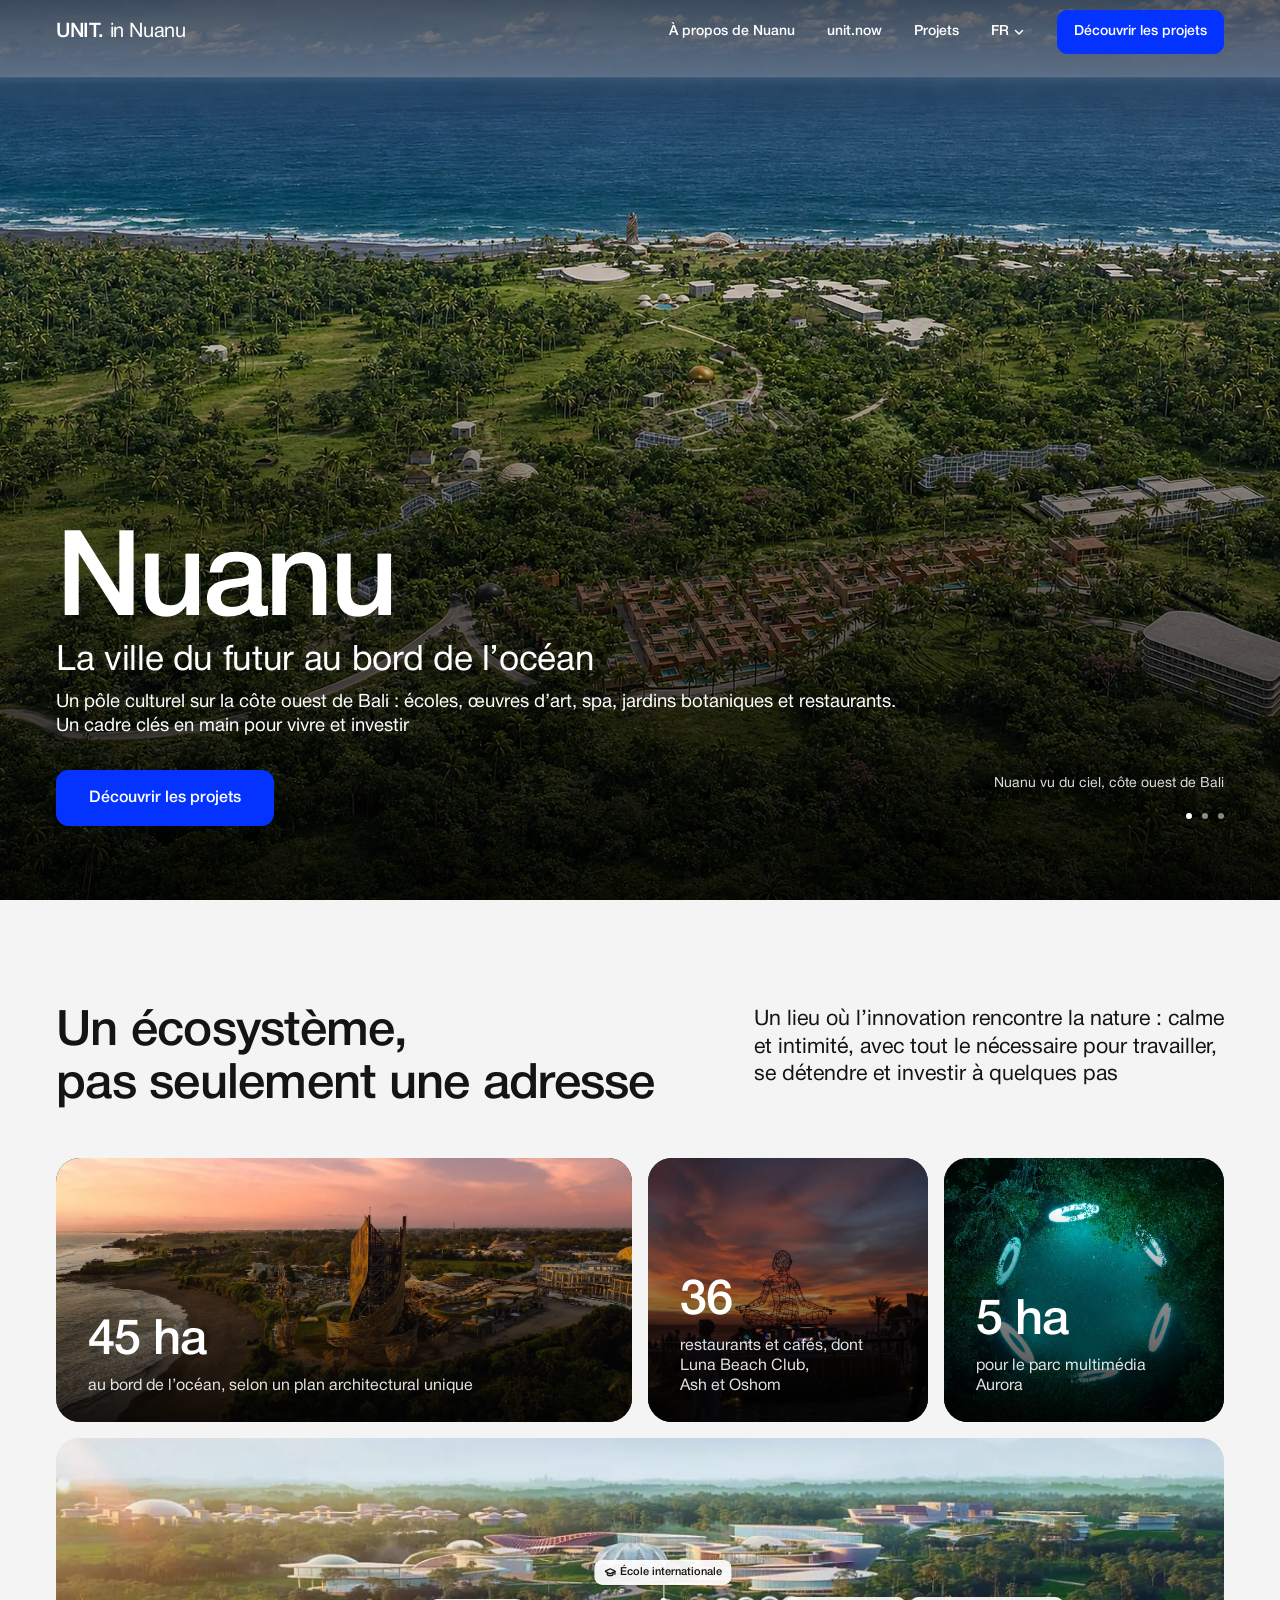
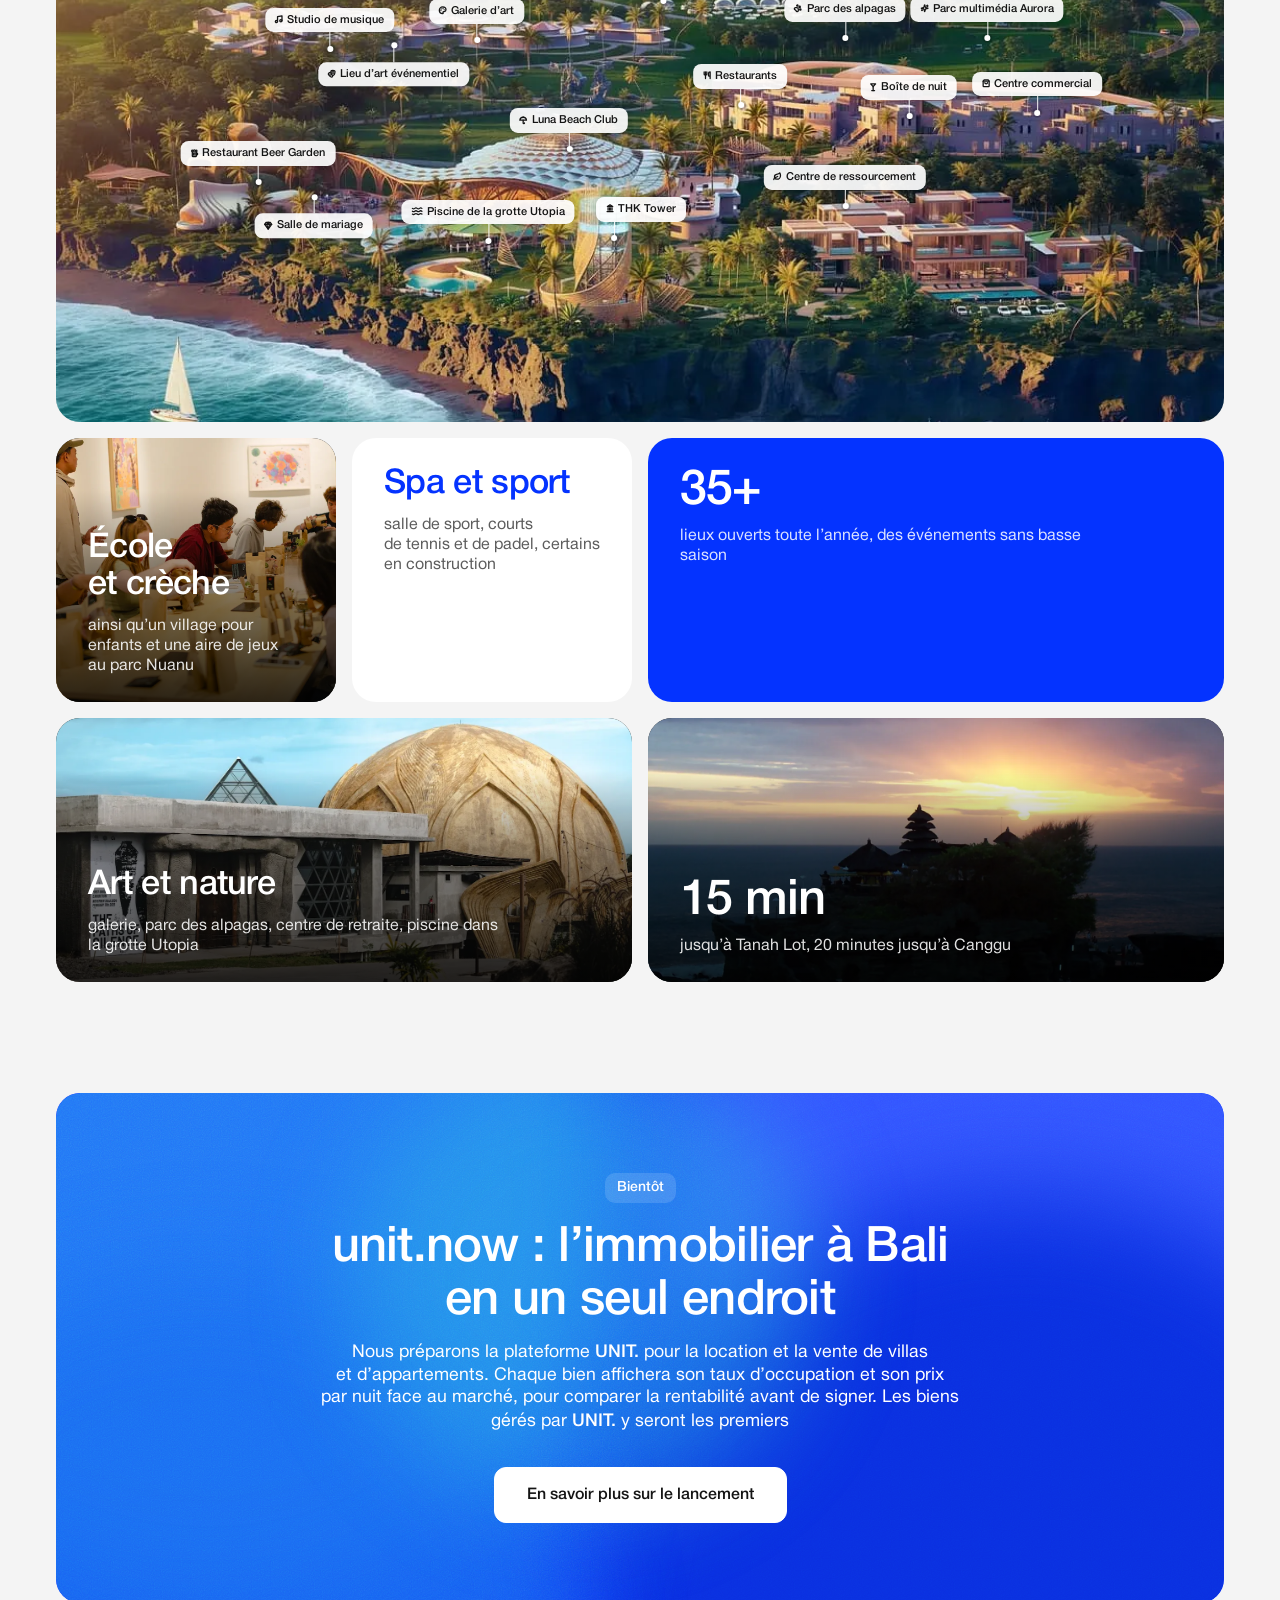
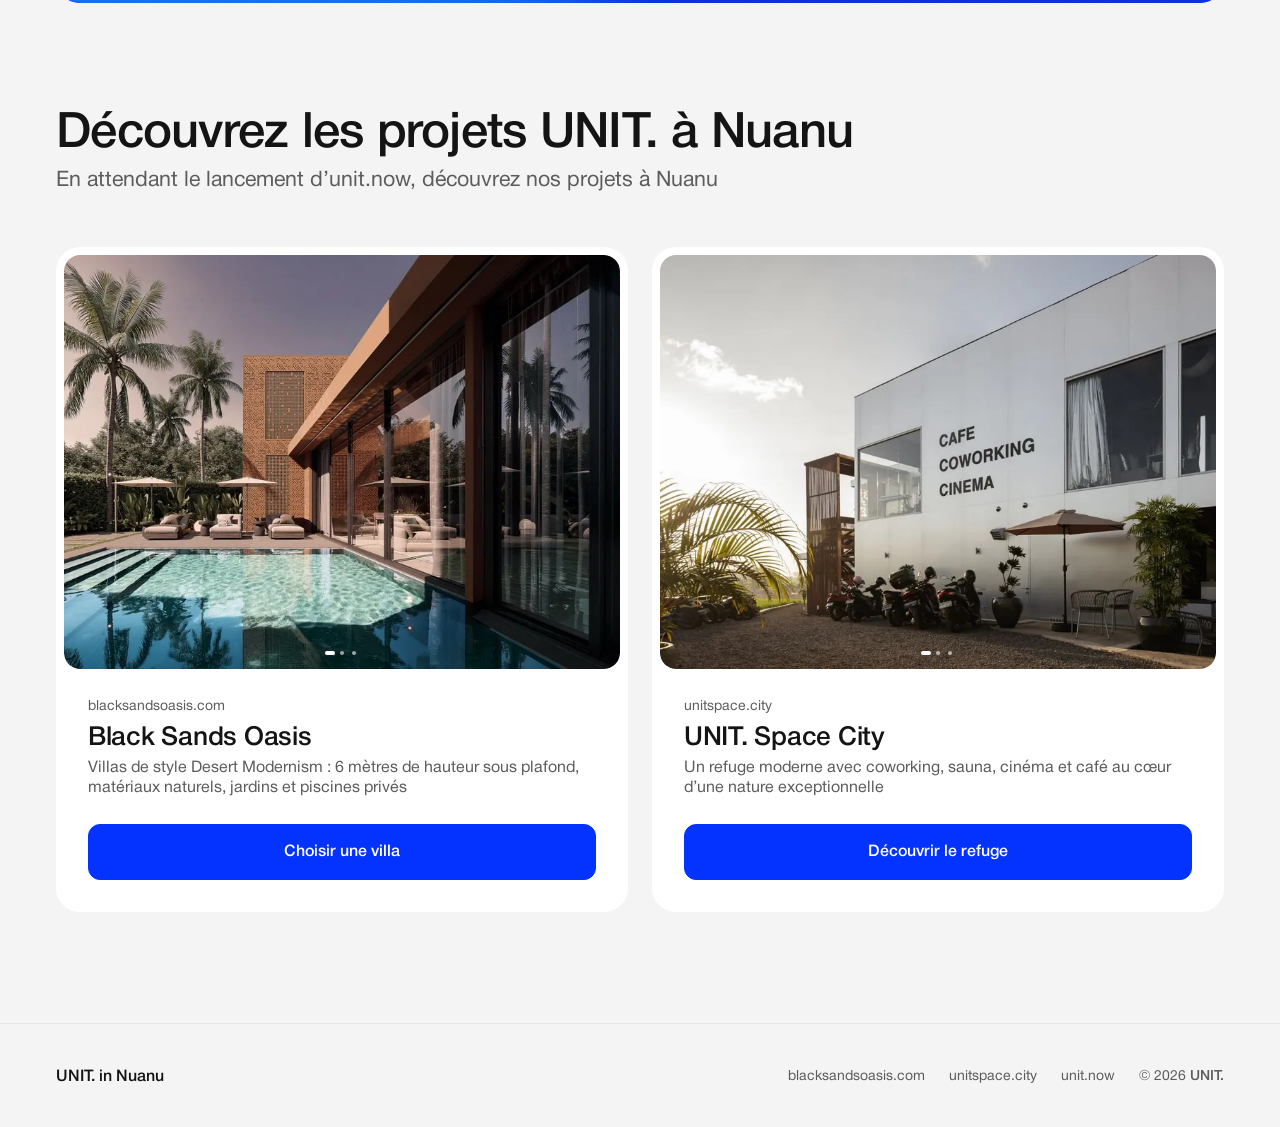
<file: fr/index.html>
<!doctype html>
<html lang="fr" data-root="../">
<head>
<meta charset="utf-8">
<meta name="viewport" content="width=device-width, initial-scale=1">
<meta name="robots" content="noindex, nofollow">
<meta http-equiv="Content-Security-Policy" content="default-src 'self'; script-src 'self'; style-src 'self' 'unsafe-inline'; img-src 'self' data:; font-src 'self'; connect-src 'self' https://unitdeveloper.com; form-action 'self'; base-uri 'self'; object-src 'none'; upgrade-insecure-requests">
<meta name="referrer" content="strict-origin-when-cross-origin">
<meta name="theme-color" content="#0433ff">
<title>Nuanu: a city of the future by the ocean in Bali</title>
<meta name="description" content="Nuanu is a cultural cluster on Bali’s west coast. Explore UNIT. projects in Nuanu: Black Sands Oasis villas, UNIT. Space City retreat and direct rentals on unit.now.">
<link rel="canonical" href="https://turbo1507.github.io/nuanu-city/fr/">
<link rel="alternate" hreflang="en" href="https://turbo1507.github.io/nuanu-city/">
<link rel="alternate" hreflang="ru" href="https://turbo1507.github.io/nuanu-city/ru/">
<link rel="alternate" hreflang="id" href="https://turbo1507.github.io/nuanu-city/id/">
<link rel="alternate" hreflang="fr" href="https://turbo1507.github.io/nuanu-city/fr/">
<link rel="alternate" hreflang="es" href="https://turbo1507.github.io/nuanu-city/es/">
<link rel="alternate" hreflang="uk" href="https://turbo1507.github.io/nuanu-city/uk/">
<link rel="alternate" hreflang="it" href="https://turbo1507.github.io/nuanu-city/it/">
<link rel="alternate" hreflang="tr" href="https://turbo1507.github.io/nuanu-city/tr/">
<link rel="alternate" hreflang="nl" href="https://turbo1507.github.io/nuanu-city/nl/">
<link rel="alternate" hreflang="x-default" href="https://turbo1507.github.io/nuanu-city/">
<meta property="og:type" content="website">
<meta property="og:site_name" content="UNIT. in Nuanu">
<meta property="og:url" content="https://turbo1507.github.io/nuanu-city/fr/">
<meta property="og:title" content="Nuanu: a city of the future by the ocean">
<meta property="og:description" content="Nuanu is a cultural cluster on Bali’s west coast. Explore UNIT. projects in Nuanu: Black Sands Oasis villas, UNIT. Space City retreat and direct rentals on unit.now.">
<meta property="og:image" content="https://turbo1507.github.io/nuanu-city/assets/img/og.jpg">
<meta property="og:image:width" content="1200">
<meta property="og:image:height" content="630">
<meta property="og:image:alt" content="Nuanu on the west coast of Bali, aerial view towards the ocean">
<meta property="og:locale" content="fr_FR">
<meta property="og:locale:alternate" content="en_US">
<meta property="og:locale:alternate" content="ru_RU">
<meta property="og:locale:alternate" content="id_ID">
<meta property="og:locale:alternate" content="es_ES">
<meta property="og:locale:alternate" content="uk_UA">
<meta property="og:locale:alternate" content="it_IT">
<meta property="og:locale:alternate" content="tr_TR">
<meta property="og:locale:alternate" content="nl_NL">
<meta name="twitter:card" content="summary_large_image">
<script type="application/ld+json">{"@context":"https://schema.org","@graph":[{"@type":"WebSite","name":"UNIT. in Nuanu","url":"https://turbo1507.github.io/nuanu-city/","inLanguage":["en","ru","id","fr","es","uk","it","tr","nl"]},{"@type":"Organization","name":"UNIT.","url":"https://unitdeveloper.com","sameAs":["https://blacksandsoasis.com","https://unitspace.city","https://unit.now"]}]}</script>
<link rel="icon" href="data:image/svg+xml,%3Csvg xmlns=%27http://www.w3.org/2000/svg%27 viewBox=%270 0 32 32%27%3E%3Crect width=%2732%27 height=%2732%27 rx=%278%27 fill=%27%230433ff%27/%3E%3Ccircle cx=%2722%27 cy=%2722%27 r=%273%27 fill=%27%23fff%27/%3E%3C/svg%3E">
<link rel="preload" href="../assets/fonts/hn-medium.woff2" as="font" type="font/woff2" crossorigin>
<link rel="preload" href="../assets/fonts/hn-roman.woff2" as="font" type="font/woff2" crossorigin>
<link rel="stylesheet" href="../assets/site.css?v=mwpkd9ih">

</head>
<body>
<header class="hdr">
  <div class="container hdr-in">
    <a class="wordmark" href="#top"><i class="u5">UNIT.</i> in Nuanu</a>
    <nav class="nav" aria-label="Menu principal">
      <a href="#about">À propos de Nuanu</a>
      <a href="#now">unit.now</a>
      <a href="#projects">Projets</a>
    </nav>
    <div class="lang-dd">
      <button type="button" class="lang-dd-btn" aria-expanded="false" aria-controls="langList" aria-label="Langue: Français"><span>FR</span><svg viewBox="0 0 12 12" aria-hidden="true"><path d="M2.5 4.5 6 8l3.5-3.5"/></svg></button>
      <ul class="lang-dd-list" id="langList" hidden><li><a href="../" hreflang="en" lang="en">English</a></li><li><a href="../ru/" hreflang="ru" lang="ru">Русский</a></li><li><a href="../id/" hreflang="id" lang="id">Bahasa Indonesia</a></li><li><a href="../fr/" hreflang="fr" lang="fr" aria-current="true">Français</a></li><li><a href="../es/" hreflang="es" lang="es">Español</a></li><li><a href="../uk/" hreflang="uk" lang="uk">Українська</a></li><li><a href="../it/" hreflang="it" lang="it">Italiano</a></li><li><a href="../tr/" hreflang="tr" lang="tr">Türkçe</a></li><li><a href="../nl/" hreflang="nl" lang="nl">Nederlands</a></li></ul>
    </div>
    <a class="btn btn-sm hdr-cta" href="#projects">Découvrir les projets</a>
  </div>
</header>

<main id="top">
  <section class="hero">
    <div class="hero-media">
      <div class="hero-slide on"><picture>
        <source media="(max-width:599px)" srcset="../assets/img/hero-m.webp" type="image/webp">
        <img src="../assets/img/hero.webp" alt="Nuanu sur la côte ouest de Bali, vue aérienne vers l’océan" fetchpriority="high" width="2200" height="1467">
      </picture></div>
      <div class="hero-slide"><picture>
        <source media="(max-width:599px)" srcset="../assets/img/hero2-m.webp" type="image/webp">
        <img src="../assets/img/hero2.webp" alt="Le littoral de Nuanu au coucher du soleil" loading="lazy" width="2200" height="1467">
      </picture></div>
      <div class="hero-slide"><picture>
        <source media="(max-width:599px)" srcset="../assets/img/hero3-m.webp" type="image/webp">
        <img src="../assets/img/hero3.webp" alt="Restaurant en bambou à Nuanu" loading="lazy" width="2200" height="1467">
      </picture></div>
    </div>
    <div class="container hero-in">
      <h1 class="t">Nuanu</h1>
      <p class="t h1-sub">La ville du futur au bord de l’océan</p>
      <p class="t hero-p">Un pôle culturel sur la côte ouest de Bali : écoles, œuvres d’art, spa, jardins botaniques et restaurants. Un cadre clés en main pour vivre et investir</p>
      <div class="btns">
        <a class="btn btn-blue" href="#projects"><span>Découvrir les projets</span></a>
      </div>
    </div>
    <div class="hero-caps"><p class="hero-cap on">Nuanu vu du ciel, côte ouest de Bali</p><p class="hero-cap" aria-hidden="true">Le littoral de Nuanu au coucher du soleil</p><p class="hero-cap" aria-hidden="true">Restaurant en bambou à Nuanu</p></div>
    <div class="hero-dots" role="group" aria-label="Photos"></div>
  </section>

  <section class="sec" id="about">
    <div class="container">
      <div class="about">
        <h2 class="t h2"><span class="ln">Un écosystème,</span> <span class="ln">pas seulement une adresse</span></h2>
        <p class="t">Un lieu où l’innovation rencontre la nature : calme et intimité, avec tout le nécessaire pour travailler, se détendre et investir à quelques pas</p>
      </div>
      <ul class="bento">
        <li class="bento-card b-1 is-photo"><picture><source media="(max-width:767px)" srcset="../assets/img/b-ocean-m.webp"><img src="../assets/img/b-ocean.webp" alt="" loading="lazy"></picture><b class="t bento-v">45 ha</b><span class="t bento-c">au bord de l’océan, selon un plan architectural unique</span></li>
        <li class="bento-card b-2 is-photo"><picture><source media="(max-width:767px)" srcset="../assets/img/b-luna-m.webp"><img src="../assets/img/b-luna.webp" alt="" loading="lazy"></picture><b class="t bento-v">36</b><span class="t bento-c">restaurants et cafés, dont Luna Beach Club, Ash et Oshom</span></li>
        <li class="bento-card b-3 is-photo"><picture><source media="(max-width:767px)" srcset="../assets/img/b-aurora-m.webp"><img src="../assets/img/b-aurora.webp" alt="" loading="lazy"></picture><b class="t bento-v">5 ha</b><span class="t bento-c">pour le parc multimédia Aurora</span></li>
        <li class="plan"><div class="plan-canvas">
        <picture><source media="(max-width:767px)" srcset="../assets/img/plan-m.webp" width="1120" height="1156"><img src="../assets/img/plan.webp" srcset="../assets/img/plan-s.webp 1200w, ../assets/img/plan.webp 2400w" sizes="(max-width:1599px) 100vw, 1600px" alt="Plan directeur de Nuanu au bord de l’océan" width="2400" height="1200" loading="lazy"></picture>
        <ul class="pchips" aria-label="Lieux sur le plan directeur de Nuanu">
          <li class="pchip" data-k="school" style="--x:51.98;--y:27.98;--mx:52.09;--my:36.44"><svg class="pi" viewBox="2 5 20.02 14" style="--r:1.43" aria-hidden="true"><path d="M21.42 10.922a1 1 0 0 0-.019-1.838L12.83 5.18a2 2 0 0 0-1.66 0L2.6 9.08a1 1 0 0 0 0 1.832l8.57 3.908a2 2 0 0 0 1.66 0z"/><path d="M22 10v6"/><path d="M6 12.5V16a6 3 0 0 0 12 0v-3.5"/></svg><span>École internationale</span></li>
          <li class="pchip" data-k="gallery" style="--x:36.01;--y:34.6;--mx:30.93;--my:40.69"><svg class="pi" viewBox="2 2 19.99 20" style="--r:0.999" aria-hidden="true"><circle cx="13.5" cy="6.5" r=".5" fill="currentColor"/><circle cx="17.5" cy="10.5" r=".5" fill="currentColor"/><circle cx="8.5" cy="7.5" r=".5" fill="currentColor"/><circle cx="6.5" cy="12.5" r=".5" fill="currentColor"/><path d="M12 2C6.5 2 2 6.5 2 12s4.5 10 10 10c.926 0 1.648-.746 1.648-1.688 0-.437-.18-.835-.437-1.125-.29-.289-.438-.652-.438-1.125a1.64 1.64 0 0 1 1.668-1.668h1.996c3.051 0 5.555-2.503 5.555-5.554C21.965 6.012 17.461 2 12 2z"/></svg><span>Galerie d’art</span></li>
          <li class="pchip" data-k="alpaca" style="--x:67.54;--y:34.27;--mx:72.71;--my:40.47"><svg class="pi" viewBox="2.01 2 19.99 20" style="--r:0.999" aria-hidden="true"><circle cx="11" cy="4" r="2"/><circle cx="18" cy="8" r="2"/><circle cx="20" cy="16" r="2"/><path d="M9 10a5 5 0 0 1 5 5v3.5a3.5 3.5 0 0 1-6.84 1.045Q6.52 17.48 4.46 16.84A3.5 3.5 0 0 1 5.5 10Z"/></svg><span>Parc des alpagas</span></li>
          <li class="pchip" data-k="aurora" style="--x:79.72;--y:34.27;--mx:88.85;--my:40.47"><svg class="pi" viewBox="2 2 20 20" style="--r:1" aria-hidden="true"><path d="M9.937 15.5A2 2 0 0 0 8.5 14.063l-6.135-1.582a.5.5 0 0 1 0-.962L8.5 9.936A2 2 0 0 0 9.937 8.5l1.582-6.135a.5.5 0 0 1 .963 0L14.063 8.5A2 2 0 0 0 15.5 9.937l6.135 1.581a.5.5 0 0 1 0 .964L15.5 14.063a2 2 0 0 0-1.437 1.437l-1.582 6.135a.5.5 0 0 1-.963 0z"/><path d="M20 3v4"/><path d="M22 5h-4"/><path d="M4 17v2"/><path d="M5 18H3"/></svg><span>Parc multimédia Aurora</span></li>
          <li class="pchip" data-k="rest" style="--x:58.59;--y:45.73;--mx:60.85;--my:47.83"><svg class="pi" viewBox="3 2 18 20" style="--r:0.9" aria-hidden="true"><path d="M3 2v7c0 1.1.9 2 2 2h4a2 2 0 0 0 2-2V2"/><path d="M7 2v20"/><path d="M21 15V2a5 5 0 0 0-5 5v6c0 1.1.9 2 2 2h3Zm0 0v7"/></svg><span>Restaurants</span></li>
          <li class="pchip" data-k="shop" style="--x:83.99;--y:47.02;--mx:94.5;--my:48.66"><svg class="pi" viewBox="3 2 18 20" style="--r:0.9" aria-hidden="true"><path d="M6 2 3 6v14a2 2 0 0 0 2 2h14a2 2 0 0 0 2-2V6l-3-4Z"/><path d="M3 6h18"/><path d="M16 10a4 4 0 0 1-8 0"/></svg><span>Centre commercial</span></li>
          <li class="pchip" data-k="luna" style="--x:43.91;--y:53.31;--mx:41.4;--my:52.7"><svg class="pi" viewBox="2 2 20 20" style="--r:1" aria-hidden="true"><path d="M22 12a10.06 10.06 1 0 0-20 0Z"/><path d="M12 12v8a2 2 0 0 0 4 0"/><path d="M12 2v1"/></svg><span>Luna Beach Club</span></li>
          <li class="pchip" data-k="retreat" style="--x:67.54;--y:62.98;--mx:72.71;--my:58.9"><svg class="pi" viewBox="2 2 19 19" style="--r:1" aria-hidden="true"><path d="M11 20A7 7 0 0 1 9.8 6.1C15.5 5 17 4.48 19 2c1 2 2 4.18 2 8 0 5.5-4.78 10-10 10Z"/><path d="M2 21c0-3 1.85-5.36 5.08-6C9.5 14.52 12 13 13 12"/></svg><span>Centre de ressourcement</span></li>
          <li class="pchip" data-k="cave" style="--x:36.99;--y:68.95;--mx:32.23;--my:62.73"><svg class="pi" viewBox="2 5 20 14" style="--r:1.429" aria-hidden="true"><path d="M2 6c.6.5 1.2 1 2.5 1C7 7 7 5 9.5 5c2.6 0 2.4 2 5 2 2.5 0 2.5-2 5-2 1.3 0 1.9.5 2.5 1"/><path d="M2 12c.6.5 1.2 1 2.5 1 2.5 0 2.5-2 5-2 2.6 0 2.4 2 5 2 2.5 0 2.5-2 5-2 1.3 0 1.9.5 2.5 1"/><path d="M2 18c.6.5 1.2 1 2.5 1 2.5 0 2.5-2 5-2 2.6 0 2.4 2 5 2 2.5 0 2.5-2 5-2 1.3 0 1.9.5 2.5 1"/></svg><span>Piscine de la grotte Utopia</span></li>
          <li class="pchip" data-k="music" style="--x:23.43;--y:36.05;--mx:14.26;--my:41.62"><svg class="pi" viewBox="3 3 18 18" style="--r:1" aria-hidden="true"><path d="M9 18V5l12-2v13"/><circle cx="6" cy="18" r="3"/><circle cx="18" cy="16" r="3"/></svg><span>Studio de musique</span></li>
          <li class="pchip" data-k="beer" style="--x:17.3;--y:58.95;--mx:6.14;--my:56.31"><svg class="pi" viewBox="3 2 18 20" style="--r:0.9" aria-hidden="true"><path d="M17 11h1a3 3 0 0 1 0 6h-1"/><path d="M9 12v6"/><path d="M13 12v6"/><path d="M14 7.5c-1 0-1.44.5-3 .5s-2-.5-3-.5-1.72.5-2.5.5a2.5 2.5 0 0 1 0-5c.78 0 1.57.5 2.5.5S9.44 2 11 2s2 1.5 3 1.5 1.72-.5 2.5-.5a2.5 2.5 0 0 1 0 5c-.78 0-1.5-.5-2.5-.5Z"/><path d="M5 8v12a2 2 0 0 0 2 2h8a2 2 0 0 0 2-2V8"/></svg><span>Restaurant Beer Garden</span></li>
          <li class="pchip" data-k="club" style="--x:73.02;--y:47.66;--mx:79.97;--my:49.07"><svg class="pi" viewBox="5 3 14 19" style="--r:0.737" aria-hidden="true"><path d="M8 22h8"/><path d="M12 11v11"/><path d="m19 3-7 8-7-8Z"/></svg><span>Boîte de nuit</span></li>
          <li class="pchip" data-k="venue" style="--x:28.91;--y:35.56;--mx:21.52;--my:41.3"><svg class="pi" viewBox="1.96 2 20.04 19.97" style="--r:1.004" aria-hidden="true"><path d="M10 11h.01"/><path d="M14 6h.01"/><path d="M18 6h.01"/><path d="M6.5 13.1h.01"/><path d="M22 5c0 9-4 12-6 12s-6-3-6-12c0-2 2-3 6-3s6 1 6 3"/><path d="M17.4 9.9c-.8.8-2 .8-2.8 0"/><path d="M10.1 7.1C9 7.2 7.7 7.7 6 8.6c-3.5 2-4.7 3.9-3.7 5.6 4.5 7.8 9.5 8.4 11.2 7.4.9-.5 1.9-2.1 1.9-4.7"/><path d="M9.1 16.5c.3-1.1 1.4-1.7 2.4-1.4"/></svg><span>Lieu d’art événementiel</span></li>
          <li class="pchip" data-k="wedding" style="--x:22.06;--y:61.53;--mx:12.45;--my:57.97"><svg class="pi" viewBox="2 3 20 19" style="--r:1.053" aria-hidden="true"><path d="M6 3h12l4 6-10 13L2 9Z"/><path d="M11 3 8 9l4 13 4-13-3-6"/><path d="M2 9h20"/></svg><span>Salle de mariage</span></li>
          <li class="pchip" data-k="thk" style="--x:47.78;--y:68.47;--mx:46.53;--my:62.42"><svg class="pi" viewBox="3 2 18 20" style="--r:0.9" aria-hidden="true"><line x1="3" x2="21" y1="22" y2="22"/><line x1="6" x2="6" y1="18" y2="11"/><line x1="10" x2="10" y1="18" y2="11"/><line x1="14" x2="14" y1="18" y2="11"/><line x1="18" x2="18" y1="18" y2="11"/><polygon points="12 2 20 7 4 7"/></svg><span>THK Tower</span></li>
        </ul>
        </div></li>
        <li class="bento-card b-4 is-photo"><picture><source media="(max-width:767px)" srcset="../assets/img/b-school-m.webp"><img src="../assets/img/b-school.webp" alt="" loading="lazy"></picture><b class="t bento-v">École et crèche</b><span class="t bento-c">ainsi qu’un village pour enfants et une aire de jeux au parc Nuanu</span></li>
        <li class="bento-card b-5"><b class="t bento-v">Spa et sport</b><span class="t bento-c">salle de sport, courts de tennis et de padel, certains en construction</span></li>
        <li class="bento-card b-6"><b class="t bento-v">35+</b><span class="t bento-c">lieux ouverts toute l’année, des événements sans basse saison</span></li>
        <li class="bento-card b-7 is-photo"><picture><source media="(max-width:767px)" srcset="../assets/img/b-art-m.webp"><img src="../assets/img/b-art.webp" alt="" loading="lazy"></picture><b class="t bento-v">Art et nature</b><span class="t bento-c">galerie, parc des alpagas, centre de retraite, piscine dans la grotte Utopia</span></li>
        <li class="bento-card b-8 is-photo"><picture><source media="(max-width:767px)" srcset="../assets/img/b-tanah-m.webp"><img src="../assets/img/b-tanah.webp" alt="" loading="lazy"></picture><b class="t bento-v">15 min</b><span class="t bento-c">jusqu’à Tanah Lot, 20 minutes jusqu’à Canggu</span></li>
      </ul>
    </div>
  </section>


  <section class="sec" id="now">
    <div class="container">
      <div class="sub">
        <div class="sub-bg" aria-hidden="true"><span class="sub-blobs"><i></i><i></i><i></i><i></i><i></i></span><span class="sub-grain"></span></div>
        <span class="sub-tag">Bientôt</span>
        <h2 class="t h2">unit.now : l’immobilier à Bali en un seul endroit</h2>
        <p class="t sub-p">Nous préparons la plateforme <i class="u5">UNIT.</i> pour la location et la vente de villas et d’appartements. Chaque bien affichera son taux d’occupation et son prix par nuit face au marché, pour comparer la rentabilité avant de signer. Les biens gérés par <i class="u5">UNIT.</i> y seront les premiers</p>
        <a class="btn btn-white sub-btn" href="https://unit.now">En savoir plus sur le lancement</a>
      </div>
    </div>
  </section>
  <section class="sec prj-sec sec-last" id="projects">
    <div class="container">
      <h2 class="t h2">Découvrez les projets <i class="u5">UNIT.</i> à Nuanu</h2>
      <p class="t prj-lead">En attendant le lancement d’unit.now, découvrez nos projets à Nuanu</p>
      <div class="prj-list">
        <article class="prj">
          <div class="prj-photo prj-gal">
            <div class="gal-track"><img src="../assets/img/p-bso.webp" alt="Villa Black Sands Oasis avec piscine privée" width="900" height="585" loading="lazy"><img src="../assets/img/p-bso-2.webp" alt="" width="900" height="640" loading="lazy"><img src="../assets/img/p-bso-3.webp" alt="" width="900" height="640" loading="lazy"></div>
            <button class="gal-arr gal-prev" type="button" aria-label="Photo précédente"><svg viewBox="0 0 16 16" width="16" height="16" aria-hidden="true"><path d="M10 3 5 8l5 5" fill="none" stroke="currentColor" stroke-width="1.6" stroke-linecap="round" stroke-linejoin="round"/></svg></button><button class="gal-arr gal-next" type="button" aria-label="Photo suivante"><svg viewBox="0 0 16 16" width="16" height="16" aria-hidden="true"><path d="M6 3l5 5-5 5" fill="none" stroke="currentColor" stroke-width="1.6" stroke-linecap="round" stroke-linejoin="round"/></svg></button>
            <div class="gal-dots" role="group" aria-label="Photos"></div>
          </div>
          <div class="prj-body">
            <span class="t prj-dom">blacksandsoasis.com</span>
            <h3 class="t">Black Sands Oasis</h3>
            <p class="t">Villas de style Desert Modernism : 6 mètres de hauteur sous plafond, matériaux naturels, jardins et piscines privés</p>
            <a class="btn btn-blue" href="https://blacksandsoasis.com">Choisir une villa</a>
          </div>
        </article>
        <article class="prj">
          <div class="prj-photo prj-gal">
            <div class="gal-track"><img src="../assets/img/p-space.webp" alt="Bâtiment UNIT. Space City avec café, coworking et cinéma" width="900" height="600" loading="lazy"><img src="../assets/img/p-space-2.webp" alt="" width="900" height="640" loading="lazy"><img src="../assets/img/p-space-3.webp" alt="" width="900" height="640" loading="lazy"></div>
            <button class="gal-arr gal-prev" type="button" aria-label="Photo précédente"><svg viewBox="0 0 16 16" width="16" height="16" aria-hidden="true"><path d="M10 3 5 8l5 5" fill="none" stroke="currentColor" stroke-width="1.6" stroke-linecap="round" stroke-linejoin="round"/></svg></button><button class="gal-arr gal-next" type="button" aria-label="Photo suivante"><svg viewBox="0 0 16 16" width="16" height="16" aria-hidden="true"><path d="M6 3l5 5-5 5" fill="none" stroke="currentColor" stroke-width="1.6" stroke-linecap="round" stroke-linejoin="round"/></svg></button>
            <div class="gal-dots" role="group" aria-label="Photos"></div>
          </div>
          <div class="prj-body">
            <span class="t prj-dom">unitspace.city</span>
            <h3 class="t"><i class="u5">UNIT.</i> Space City</h3>
            <p class="t">Un refuge moderne avec coworking, sauna, cinéma et café au cœur d’une nature exceptionnelle</p>
            <a class="btn btn-blue" href="https://unitspace.city">Découvrir le refuge</a>
          </div>
        </article>
      </div>
    </div>
  </section>
</main>

<footer class="ftr">
  <div class="container ftr-in">
    <span class="t wordmark"><i class="u5">UNIT.</i> in Nuanu</span>
    <nav class="ftr-links" aria-label="Écosystème UNIT.">
      <a class="t" href="https://blacksandsoasis.com">blacksandsoasis.com</a>
      <a class="t" href="https://unitspace.city">unitspace.city</a>
      <a class="t" href="https://unit.now">unit.now</a>
      <span class="t">© 2026 <i class="u5">UNIT.</i></span>
    </nav>
  </div>
</footer>
<script src="../assets/site.js?v=mwpkd9ih" defer></script>
</body>
</html>
</file>
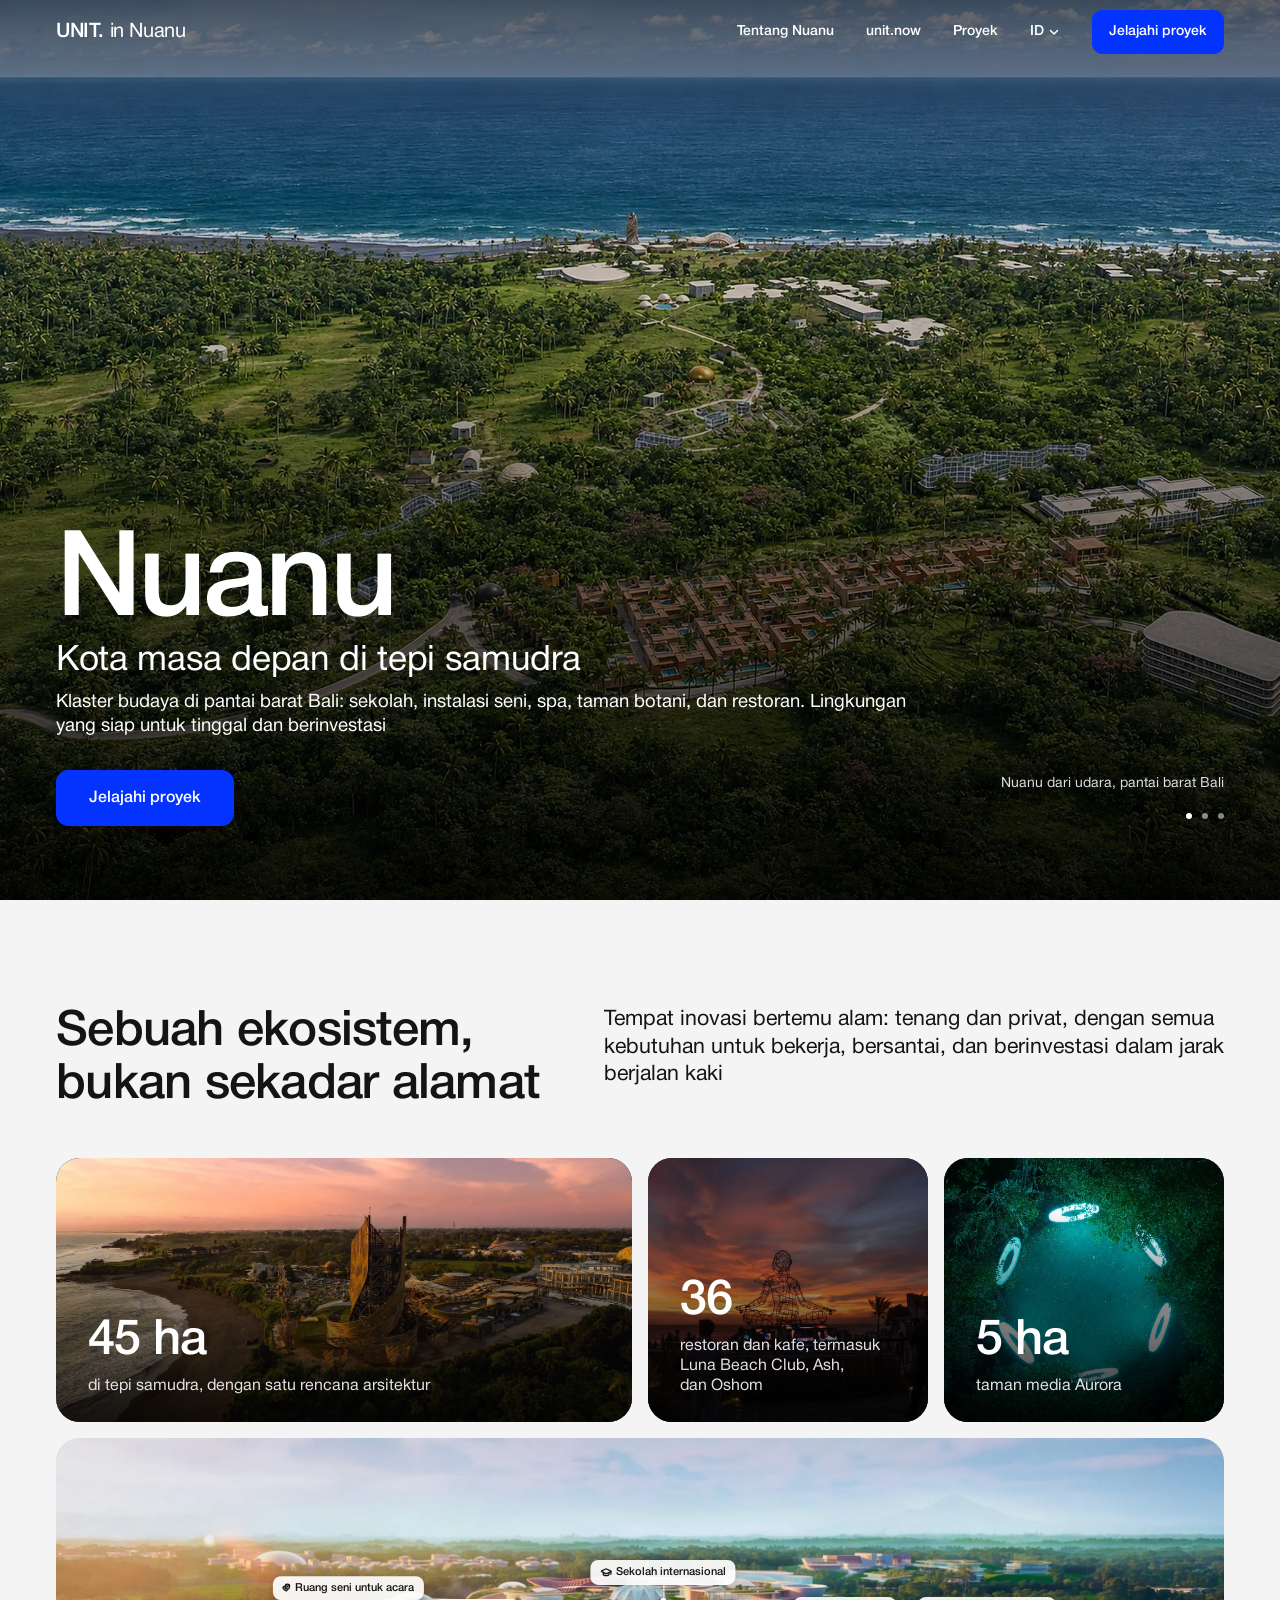
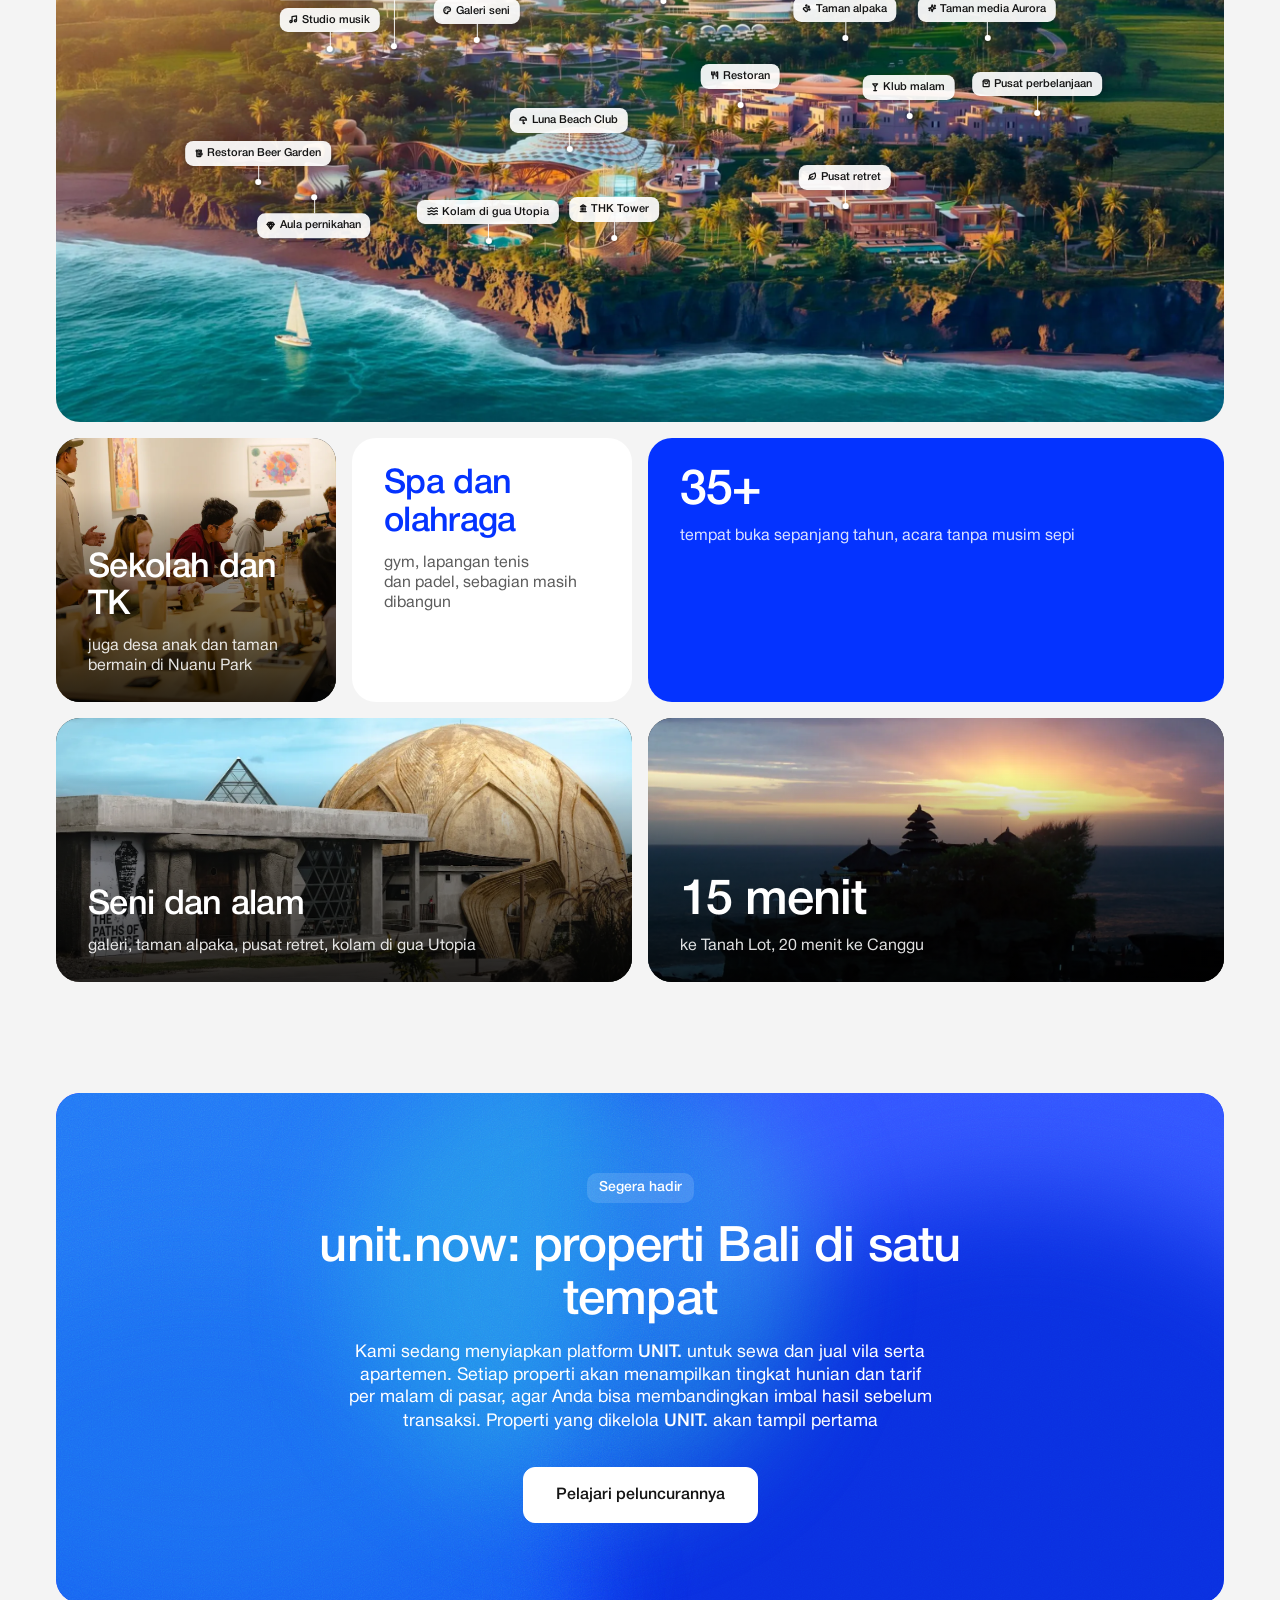
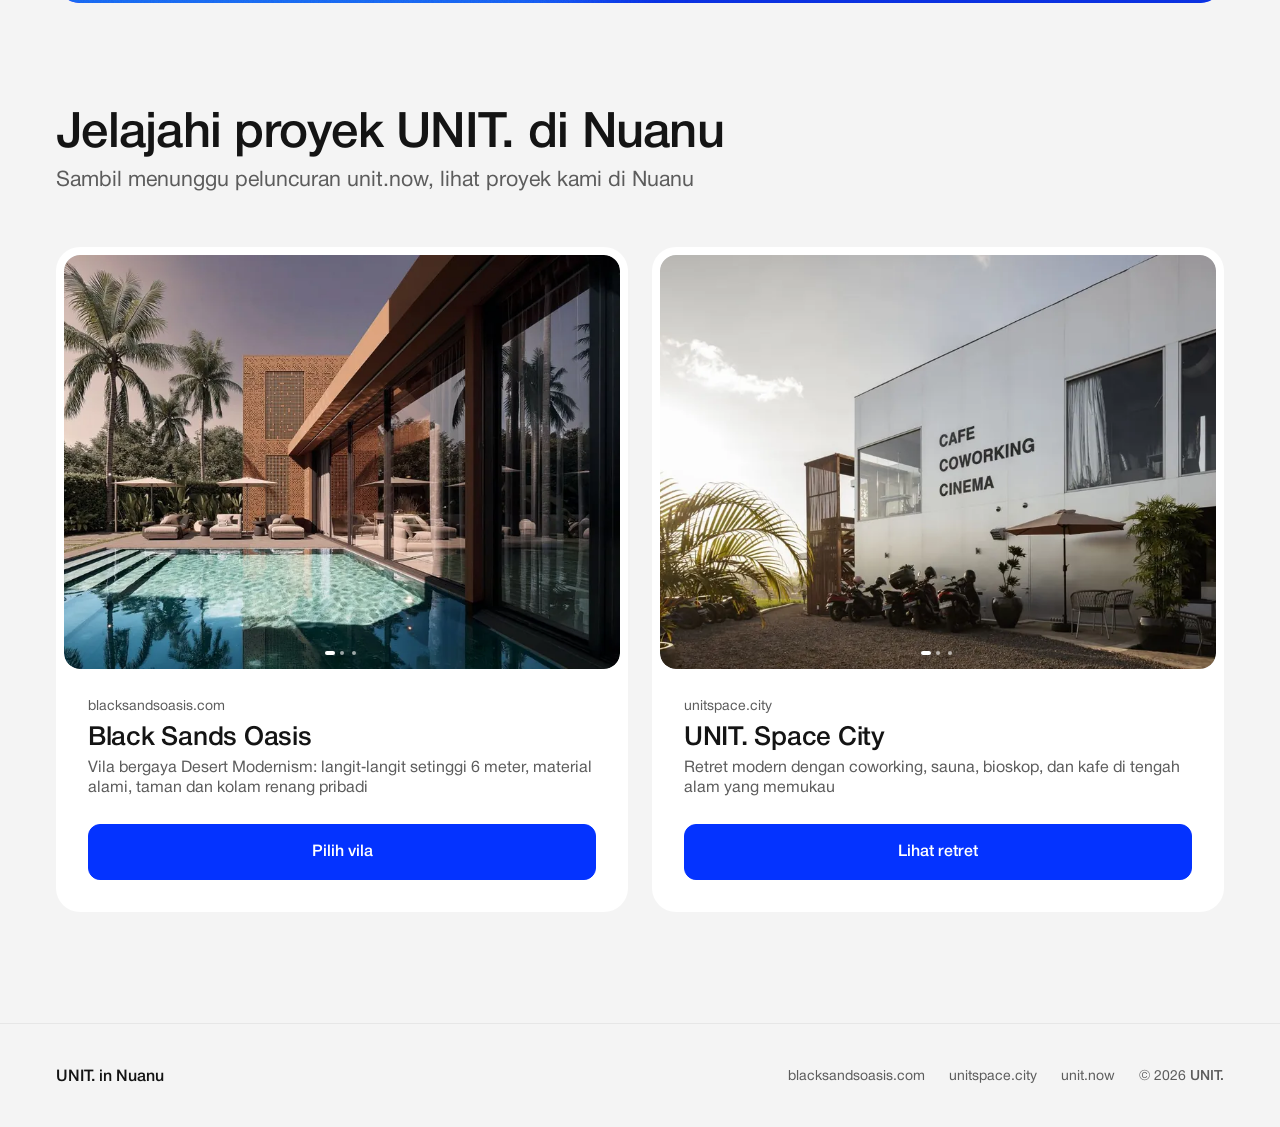
<file: id/index.html>
<!doctype html>
<html lang="id" data-root="../">
<head>
<meta charset="utf-8">
<meta name="viewport" content="width=device-width, initial-scale=1">
<meta name="robots" content="noindex, nofollow">
<meta http-equiv="Content-Security-Policy" content="default-src 'self'; script-src 'self'; style-src 'self' 'unsafe-inline'; img-src 'self' data:; font-src 'self'; connect-src 'self' https://unitdeveloper.com; form-action 'self'; base-uri 'self'; object-src 'none'; upgrade-insecure-requests">
<meta name="referrer" content="strict-origin-when-cross-origin">
<meta name="theme-color" content="#0433ff">
<title>Nuanu: a city of the future by the ocean in Bali</title>
<meta name="description" content="Nuanu is a cultural cluster on Bali’s west coast. Explore UNIT. projects in Nuanu: Black Sands Oasis villas, UNIT. Space City retreat and direct rentals on unit.now.">
<link rel="canonical" href="https://turbo1507.github.io/nuanu-city/id/">
<link rel="alternate" hreflang="en" href="https://turbo1507.github.io/nuanu-city/">
<link rel="alternate" hreflang="ru" href="https://turbo1507.github.io/nuanu-city/ru/">
<link rel="alternate" hreflang="id" href="https://turbo1507.github.io/nuanu-city/id/">
<link rel="alternate" hreflang="fr" href="https://turbo1507.github.io/nuanu-city/fr/">
<link rel="alternate" hreflang="es" href="https://turbo1507.github.io/nuanu-city/es/">
<link rel="alternate" hreflang="uk" href="https://turbo1507.github.io/nuanu-city/uk/">
<link rel="alternate" hreflang="it" href="https://turbo1507.github.io/nuanu-city/it/">
<link rel="alternate" hreflang="tr" href="https://turbo1507.github.io/nuanu-city/tr/">
<link rel="alternate" hreflang="nl" href="https://turbo1507.github.io/nuanu-city/nl/">
<link rel="alternate" hreflang="x-default" href="https://turbo1507.github.io/nuanu-city/">
<meta property="og:type" content="website">
<meta property="og:site_name" content="UNIT. in Nuanu">
<meta property="og:url" content="https://turbo1507.github.io/nuanu-city/id/">
<meta property="og:title" content="Nuanu: a city of the future by the ocean">
<meta property="og:description" content="Nuanu is a cultural cluster on Bali’s west coast. Explore UNIT. projects in Nuanu: Black Sands Oasis villas, UNIT. Space City retreat and direct rentals on unit.now.">
<meta property="og:image" content="https://turbo1507.github.io/nuanu-city/assets/img/og.jpg">
<meta property="og:image:width" content="1200">
<meta property="og:image:height" content="630">
<meta property="og:image:alt" content="Nuanu on the west coast of Bali, aerial view towards the ocean">
<meta property="og:locale" content="id_ID">
<meta property="og:locale:alternate" content="en_US">
<meta property="og:locale:alternate" content="ru_RU">
<meta property="og:locale:alternate" content="fr_FR">
<meta property="og:locale:alternate" content="es_ES">
<meta property="og:locale:alternate" content="uk_UA">
<meta property="og:locale:alternate" content="it_IT">
<meta property="og:locale:alternate" content="tr_TR">
<meta property="og:locale:alternate" content="nl_NL">
<meta name="twitter:card" content="summary_large_image">
<script type="application/ld+json">{"@context":"https://schema.org","@graph":[{"@type":"WebSite","name":"UNIT. in Nuanu","url":"https://turbo1507.github.io/nuanu-city/","inLanguage":["en","ru","id","fr","es","uk","it","tr","nl"]},{"@type":"Organization","name":"UNIT.","url":"https://unitdeveloper.com","sameAs":["https://blacksandsoasis.com","https://unitspace.city","https://unit.now"]}]}</script>
<link rel="icon" href="data:image/svg+xml,%3Csvg xmlns=%27http://www.w3.org/2000/svg%27 viewBox=%270 0 32 32%27%3E%3Crect width=%2732%27 height=%2732%27 rx=%278%27 fill=%27%230433ff%27/%3E%3Ccircle cx=%2722%27 cy=%2722%27 r=%273%27 fill=%27%23fff%27/%3E%3C/svg%3E">
<link rel="preload" href="../assets/fonts/hn-medium.woff2" as="font" type="font/woff2" crossorigin>
<link rel="preload" href="../assets/fonts/hn-roman.woff2" as="font" type="font/woff2" crossorigin>
<link rel="stylesheet" href="../assets/site.css?v=mwpkd9ih">

</head>
<body>
<header class="hdr">
  <div class="container hdr-in">
    <a class="wordmark" href="#top"><i class="u5">UNIT.</i> in Nuanu</a>
    <nav class="nav" aria-label="Menu utama">
      <a href="#about">Tentang Nuanu</a>
      <a href="#now">unit.now</a>
      <a href="#projects">Proyek</a>
    </nav>
    <div class="lang-dd">
      <button type="button" class="lang-dd-btn" aria-expanded="false" aria-controls="langList" aria-label="Bahasa: Bahasa Indonesia"><span>ID</span><svg viewBox="0 0 12 12" aria-hidden="true"><path d="M2.5 4.5 6 8l3.5-3.5"/></svg></button>
      <ul class="lang-dd-list" id="langList" hidden><li><a href="../" hreflang="en" lang="en">English</a></li><li><a href="../ru/" hreflang="ru" lang="ru">Русский</a></li><li><a href="../id/" hreflang="id" lang="id" aria-current="true">Bahasa Indonesia</a></li><li><a href="../fr/" hreflang="fr" lang="fr">Français</a></li><li><a href="../es/" hreflang="es" lang="es">Español</a></li><li><a href="../uk/" hreflang="uk" lang="uk">Українська</a></li><li><a href="../it/" hreflang="it" lang="it">Italiano</a></li><li><a href="../tr/" hreflang="tr" lang="tr">Türkçe</a></li><li><a href="../nl/" hreflang="nl" lang="nl">Nederlands</a></li></ul>
    </div>
    <a class="btn btn-sm hdr-cta" href="#projects">Jelajahi proyek</a>
  </div>
</header>

<main id="top">
  <section class="hero">
    <div class="hero-media">
      <div class="hero-slide on"><picture>
        <source media="(max-width:599px)" srcset="../assets/img/hero-m.webp" type="image/webp">
        <img src="../assets/img/hero.webp" alt="Nuanu di pantai barat Bali, pemandangan udara ke arah laut" fetchpriority="high" width="2200" height="1467">
      </picture></div>
      <div class="hero-slide"><picture>
        <source media="(max-width:599px)" srcset="../assets/img/hero2-m.webp" type="image/webp">
        <img src="../assets/img/hero2.webp" alt="Pesisir Nuanu saat matahari terbenam" loading="lazy" width="2200" height="1467">
      </picture></div>
      <div class="hero-slide"><picture>
        <source media="(max-width:599px)" srcset="../assets/img/hero3-m.webp" type="image/webp">
        <img src="../assets/img/hero3.webp" alt="Restoran bambu di Nuanu" loading="lazy" width="2200" height="1467">
      </picture></div>
    </div>
    <div class="container hero-in">
      <h1 class="t">Nuanu</h1>
      <p class="t h1-sub">Kota masa depan di tepi samudra</p>
      <p class="t hero-p">Klaster budaya di pantai barat Bali: sekolah, instalasi seni, spa, taman botani, dan restoran. Lingkungan yang siap untuk tinggal dan berinvestasi</p>
      <div class="btns">
        <a class="btn btn-blue" href="#projects"><span>Jelajahi proyek</span></a>
      </div>
    </div>
    <div class="hero-caps"><p class="hero-cap on">Nuanu dari udara, pantai barat Bali</p><p class="hero-cap" aria-hidden="true">Pesisir Nuanu saat matahari terbenam</p><p class="hero-cap" aria-hidden="true">Restoran bambu di Nuanu</p></div>
    <div class="hero-dots" role="group" aria-label="Foto"></div>
  </section>

  <section class="sec" id="about">
    <div class="container">
      <div class="about">
        <h2 class="t h2"><span class="ln">Sebuah ekosistem,</span> <span class="ln">bukan sekadar alamat</span></h2>
        <p class="t">Tempat inovasi bertemu alam: tenang dan privat, dengan semua kebutuhan untuk bekerja, bersantai, dan berinvestasi dalam jarak berjalan kaki</p>
      </div>
      <ul class="bento">
        <li class="bento-card b-1 is-photo"><picture><source media="(max-width:767px)" srcset="../assets/img/b-ocean-m.webp"><img src="../assets/img/b-ocean.webp" alt="" loading="lazy"></picture><b class="t bento-v">45 ha</b><span class="t bento-c">di tepi samudra, dengan satu rencana arsitektur</span></li>
        <li class="bento-card b-2 is-photo"><picture><source media="(max-width:767px)" srcset="../assets/img/b-luna-m.webp"><img src="../assets/img/b-luna.webp" alt="" loading="lazy"></picture><b class="t bento-v">36</b><span class="t bento-c">restoran dan kafe, termasuk Luna Beach Club, Ash, dan Oshom</span></li>
        <li class="bento-card b-3 is-photo"><picture><source media="(max-width:767px)" srcset="../assets/img/b-aurora-m.webp"><img src="../assets/img/b-aurora.webp" alt="" loading="lazy"></picture><b class="t bento-v">5 ha</b><span class="t bento-c">taman media Aurora</span></li>
        <li class="plan"><div class="plan-canvas">
        <picture><source media="(max-width:767px)" srcset="../assets/img/plan-m.webp" width="1120" height="1156"><img src="../assets/img/plan.webp" srcset="../assets/img/plan-s.webp 1200w, ../assets/img/plan.webp 2400w" sizes="(max-width:1599px) 100vw, 1600px" alt="Rencana induk Nuanu di tepi laut" width="2400" height="1200" loading="lazy"></picture>
        <ul class="pchips" aria-label="Lokasi di rencana induk Nuanu">
          <li class="pchip" data-k="school" style="--x:51.98;--y:27.98;--mx:52.09;--my:36.44"><svg class="pi" viewBox="2 5 20.02 14" style="--r:1.43" aria-hidden="true"><path d="M21.42 10.922a1 1 0 0 0-.019-1.838L12.83 5.18a2 2 0 0 0-1.66 0L2.6 9.08a1 1 0 0 0 0 1.832l8.57 3.908a2 2 0 0 0 1.66 0z"/><path d="M22 10v6"/><path d="M6 12.5V16a6 3 0 0 0 12 0v-3.5"/></svg><span>Sekolah internasional</span></li>
          <li class="pchip" data-k="gallery" style="--x:36.01;--y:34.6;--mx:30.93;--my:40.69"><svg class="pi" viewBox="2 2 19.99 20" style="--r:0.999" aria-hidden="true"><circle cx="13.5" cy="6.5" r=".5" fill="currentColor"/><circle cx="17.5" cy="10.5" r=".5" fill="currentColor"/><circle cx="8.5" cy="7.5" r=".5" fill="currentColor"/><circle cx="6.5" cy="12.5" r=".5" fill="currentColor"/><path d="M12 2C6.5 2 2 6.5 2 12s4.5 10 10 10c.926 0 1.648-.746 1.648-1.688 0-.437-.18-.835-.437-1.125-.29-.289-.438-.652-.438-1.125a1.64 1.64 0 0 1 1.668-1.668h1.996c3.051 0 5.555-2.503 5.555-5.554C21.965 6.012 17.461 2 12 2z"/></svg><span>Galeri seni</span></li>
          <li class="pchip" data-k="alpaca" style="--x:67.54;--y:34.27;--mx:72.71;--my:40.47"><svg class="pi" viewBox="2.01 2 19.99 20" style="--r:0.999" aria-hidden="true"><circle cx="11" cy="4" r="2"/><circle cx="18" cy="8" r="2"/><circle cx="20" cy="16" r="2"/><path d="M9 10a5 5 0 0 1 5 5v3.5a3.5 3.5 0 0 1-6.84 1.045Q6.52 17.48 4.46 16.84A3.5 3.5 0 0 1 5.5 10Z"/></svg><span>Taman alpaka</span></li>
          <li class="pchip" data-k="aurora" style="--x:79.72;--y:34.27;--mx:88.85;--my:40.47"><svg class="pi" viewBox="2 2 20 20" style="--r:1" aria-hidden="true"><path d="M9.937 15.5A2 2 0 0 0 8.5 14.063l-6.135-1.582a.5.5 0 0 1 0-.962L8.5 9.936A2 2 0 0 0 9.937 8.5l1.582-6.135a.5.5 0 0 1 .963 0L14.063 8.5A2 2 0 0 0 15.5 9.937l6.135 1.581a.5.5 0 0 1 0 .964L15.5 14.063a2 2 0 0 0-1.437 1.437l-1.582 6.135a.5.5 0 0 1-.963 0z"/><path d="M20 3v4"/><path d="M22 5h-4"/><path d="M4 17v2"/><path d="M5 18H3"/></svg><span>Taman media Aurora</span></li>
          <li class="pchip" data-k="rest" style="--x:58.59;--y:45.73;--mx:60.85;--my:47.83"><svg class="pi" viewBox="3 2 18 20" style="--r:0.9" aria-hidden="true"><path d="M3 2v7c0 1.1.9 2 2 2h4a2 2 0 0 0 2-2V2"/><path d="M7 2v20"/><path d="M21 15V2a5 5 0 0 0-5 5v6c0 1.1.9 2 2 2h3Zm0 0v7"/></svg><span>Restoran</span></li>
          <li class="pchip" data-k="shop" style="--x:83.99;--y:47.02;--mx:94.5;--my:48.66"><svg class="pi" viewBox="3 2 18 20" style="--r:0.9" aria-hidden="true"><path d="M6 2 3 6v14a2 2 0 0 0 2 2h14a2 2 0 0 0 2-2V6l-3-4Z"/><path d="M3 6h18"/><path d="M16 10a4 4 0 0 1-8 0"/></svg><span>Pusat perbelanjaan</span></li>
          <li class="pchip" data-k="luna" style="--x:43.91;--y:53.31;--mx:41.4;--my:52.7"><svg class="pi" viewBox="2 2 20 20" style="--r:1" aria-hidden="true"><path d="M22 12a10.06 10.06 1 0 0-20 0Z"/><path d="M12 12v8a2 2 0 0 0 4 0"/><path d="M12 2v1"/></svg><span>Luna Beach Club</span></li>
          <li class="pchip" data-k="retreat" style="--x:67.54;--y:62.98;--mx:72.71;--my:58.9"><svg class="pi" viewBox="2 2 19 19" style="--r:1" aria-hidden="true"><path d="M11 20A7 7 0 0 1 9.8 6.1C15.5 5 17 4.48 19 2c1 2 2 4.18 2 8 0 5.5-4.78 10-10 10Z"/><path d="M2 21c0-3 1.85-5.36 5.08-6C9.5 14.52 12 13 13 12"/></svg><span>Pusat retret</span></li>
          <li class="pchip" data-k="cave" style="--x:36.99;--y:68.95;--mx:32.23;--my:62.73"><svg class="pi" viewBox="2 5 20 14" style="--r:1.429" aria-hidden="true"><path d="M2 6c.6.5 1.2 1 2.5 1C7 7 7 5 9.5 5c2.6 0 2.4 2 5 2 2.5 0 2.5-2 5-2 1.3 0 1.9.5 2.5 1"/><path d="M2 12c.6.5 1.2 1 2.5 1 2.5 0 2.5-2 5-2 2.6 0 2.4 2 5 2 2.5 0 2.5-2 5-2 1.3 0 1.9.5 2.5 1"/><path d="M2 18c.6.5 1.2 1 2.5 1 2.5 0 2.5-2 5-2 2.6 0 2.4 2 5 2 2.5 0 2.5-2 5-2 1.3 0 1.9.5 2.5 1"/></svg><span>Kolam di gua Utopia</span></li>
          <li class="pchip" data-k="music" style="--x:23.43;--y:36.05;--mx:14.26;--my:41.62"><svg class="pi" viewBox="3 3 18 18" style="--r:1" aria-hidden="true"><path d="M9 18V5l12-2v13"/><circle cx="6" cy="18" r="3"/><circle cx="18" cy="16" r="3"/></svg><span>Studio musik</span></li>
          <li class="pchip" data-k="beer" style="--x:17.3;--y:58.95;--mx:6.14;--my:56.31"><svg class="pi" viewBox="3 2 18 20" style="--r:0.9" aria-hidden="true"><path d="M17 11h1a3 3 0 0 1 0 6h-1"/><path d="M9 12v6"/><path d="M13 12v6"/><path d="M14 7.5c-1 0-1.44.5-3 .5s-2-.5-3-.5-1.72.5-2.5.5a2.5 2.5 0 0 1 0-5c.78 0 1.57.5 2.5.5S9.44 2 11 2s2 1.5 3 1.5 1.72-.5 2.5-.5a2.5 2.5 0 0 1 0 5c-.78 0-1.5-.5-2.5-.5Z"/><path d="M5 8v12a2 2 0 0 0 2 2h8a2 2 0 0 0 2-2V8"/></svg><span>Restoran Beer Garden</span></li>
          <li class="pchip" data-k="club" style="--x:73.02;--y:47.66;--mx:79.97;--my:49.07"><svg class="pi" viewBox="5 3 14 19" style="--r:0.737" aria-hidden="true"><path d="M8 22h8"/><path d="M12 11v11"/><path d="m19 3-7 8-7-8Z"/></svg><span>Klub malam</span></li>
          <li class="pchip" data-k="venue" style="--x:28.91;--y:35.56;--mx:21.52;--my:41.3"><svg class="pi" viewBox="1.96 2 20.04 19.97" style="--r:1.004" aria-hidden="true"><path d="M10 11h.01"/><path d="M14 6h.01"/><path d="M18 6h.01"/><path d="M6.5 13.1h.01"/><path d="M22 5c0 9-4 12-6 12s-6-3-6-12c0-2 2-3 6-3s6 1 6 3"/><path d="M17.4 9.9c-.8.8-2 .8-2.8 0"/><path d="M10.1 7.1C9 7.2 7.7 7.7 6 8.6c-3.5 2-4.7 3.9-3.7 5.6 4.5 7.8 9.5 8.4 11.2 7.4.9-.5 1.9-2.1 1.9-4.7"/><path d="M9.1 16.5c.3-1.1 1.4-1.7 2.4-1.4"/></svg><span>Ruang seni untuk acara</span></li>
          <li class="pchip" data-k="wedding" style="--x:22.06;--y:61.53;--mx:12.45;--my:57.97"><svg class="pi" viewBox="2 3 20 19" style="--r:1.053" aria-hidden="true"><path d="M6 3h12l4 6-10 13L2 9Z"/><path d="M11 3 8 9l4 13 4-13-3-6"/><path d="M2 9h20"/></svg><span>Aula pernikahan</span></li>
          <li class="pchip" data-k="thk" style="--x:47.78;--y:68.47;--mx:46.53;--my:62.42"><svg class="pi" viewBox="3 2 18 20" style="--r:0.9" aria-hidden="true"><line x1="3" x2="21" y1="22" y2="22"/><line x1="6" x2="6" y1="18" y2="11"/><line x1="10" x2="10" y1="18" y2="11"/><line x1="14" x2="14" y1="18" y2="11"/><line x1="18" x2="18" y1="18" y2="11"/><polygon points="12 2 20 7 4 7"/></svg><span>THK Tower</span></li>
        </ul>
        </div></li>
        <li class="bento-card b-4 is-photo"><picture><source media="(max-width:767px)" srcset="../assets/img/b-school-m.webp"><img src="../assets/img/b-school.webp" alt="" loading="lazy"></picture><b class="t bento-v">Sekolah dan TK</b><span class="t bento-c">juga desa anak dan taman bermain di Nuanu Park</span></li>
        <li class="bento-card b-5"><b class="t bento-v">Spa dan olahraga</b><span class="t bento-c">gym, lapangan tenis dan padel, sebagian masih dibangun</span></li>
        <li class="bento-card b-6"><b class="t bento-v">35+</b><span class="t bento-c">tempat buka sepanjang tahun, acara tanpa musim sepi</span></li>
        <li class="bento-card b-7 is-photo"><picture><source media="(max-width:767px)" srcset="../assets/img/b-art-m.webp"><img src="../assets/img/b-art.webp" alt="" loading="lazy"></picture><b class="t bento-v">Seni dan alam</b><span class="t bento-c">galeri, taman alpaka, pusat retret, kolam di gua Utopia</span></li>
        <li class="bento-card b-8 is-photo"><picture><source media="(max-width:767px)" srcset="../assets/img/b-tanah-m.webp"><img src="../assets/img/b-tanah.webp" alt="" loading="lazy"></picture><b class="t bento-v">15 menit</b><span class="t bento-c">ke Tanah Lot, 20 menit ke Canggu</span></li>
      </ul>
    </div>
  </section>


  <section class="sec" id="now">
    <div class="container">
      <div class="sub">
        <div class="sub-bg" aria-hidden="true"><span class="sub-blobs"><i></i><i></i><i></i><i></i><i></i></span><span class="sub-grain"></span></div>
        <span class="sub-tag">Segera hadir</span>
        <h2 class="t h2">unit.now: properti Bali di satu tempat</h2>
        <p class="t sub-p">Kami sedang menyiapkan platform <i class="u5">UNIT.</i> untuk sewa dan jual vila serta apartemen. Setiap properti akan menampilkan tingkat hunian dan tarif per malam di pasar, agar Anda bisa membandingkan imbal hasil sebelum transaksi. Properti yang dikelola <i class="u5">UNIT.</i> akan tampil pertama</p>
        <a class="btn btn-white sub-btn" href="https://unit.now">Pelajari peluncurannya</a>
      </div>
    </div>
  </section>
  <section class="sec prj-sec sec-last" id="projects">
    <div class="container">
      <h2 class="t h2">Jelajahi proyek <i class="u5">UNIT.</i> di Nuanu</h2>
      <p class="t prj-lead">Sambil menunggu peluncuran unit.now, lihat proyek kami di Nuanu</p>
      <div class="prj-list">
        <article class="prj">
          <div class="prj-photo prj-gal">
            <div class="gal-track"><img src="../assets/img/p-bso.webp" alt="Vila Black Sands Oasis dengan kolam renang pribadi" width="900" height="585" loading="lazy"><img src="../assets/img/p-bso-2.webp" alt="" width="900" height="640" loading="lazy"><img src="../assets/img/p-bso-3.webp" alt="" width="900" height="640" loading="lazy"></div>
            <button class="gal-arr gal-prev" type="button" aria-label="Foto sebelumnya"><svg viewBox="0 0 16 16" width="16" height="16" aria-hidden="true"><path d="M10 3 5 8l5 5" fill="none" stroke="currentColor" stroke-width="1.6" stroke-linecap="round" stroke-linejoin="round"/></svg></button><button class="gal-arr gal-next" type="button" aria-label="Foto berikutnya"><svg viewBox="0 0 16 16" width="16" height="16" aria-hidden="true"><path d="M6 3l5 5-5 5" fill="none" stroke="currentColor" stroke-width="1.6" stroke-linecap="round" stroke-linejoin="round"/></svg></button>
            <div class="gal-dots" role="group" aria-label="Foto"></div>
          </div>
          <div class="prj-body">
            <span class="t prj-dom">blacksandsoasis.com</span>
            <h3 class="t">Black Sands Oasis</h3>
            <p class="t">Vila bergaya Desert Modernism: langit‑langit setinggi 6 meter, material alami, taman dan kolam renang pribadi</p>
            <a class="btn btn-blue" href="https://blacksandsoasis.com">Pilih vila</a>
          </div>
        </article>
        <article class="prj">
          <div class="prj-photo prj-gal">
            <div class="gal-track"><img src="../assets/img/p-space.webp" alt="Gedung UNIT. Space City dengan kafe, coworking, dan bioskop" width="900" height="600" loading="lazy"><img src="../assets/img/p-space-2.webp" alt="" width="900" height="640" loading="lazy"><img src="../assets/img/p-space-3.webp" alt="" width="900" height="640" loading="lazy"></div>
            <button class="gal-arr gal-prev" type="button" aria-label="Foto sebelumnya"><svg viewBox="0 0 16 16" width="16" height="16" aria-hidden="true"><path d="M10 3 5 8l5 5" fill="none" stroke="currentColor" stroke-width="1.6" stroke-linecap="round" stroke-linejoin="round"/></svg></button><button class="gal-arr gal-next" type="button" aria-label="Foto berikutnya"><svg viewBox="0 0 16 16" width="16" height="16" aria-hidden="true"><path d="M6 3l5 5-5 5" fill="none" stroke="currentColor" stroke-width="1.6" stroke-linecap="round" stroke-linejoin="round"/></svg></button>
            <div class="gal-dots" role="group" aria-label="Foto"></div>
          </div>
          <div class="prj-body">
            <span class="t prj-dom">unitspace.city</span>
            <h3 class="t"><i class="u5">UNIT.</i> Space City</h3>
            <p class="t">Retret modern dengan coworking, sauna, bioskop, dan kafe di tengah alam yang memukau</p>
            <a class="btn btn-blue" href="https://unitspace.city">Lihat retret</a>
          </div>
        </article>
      </div>
    </div>
  </section>
</main>

<footer class="ftr">
  <div class="container ftr-in">
    <span class="t wordmark"><i class="u5">UNIT.</i> in Nuanu</span>
    <nav class="ftr-links" aria-label="Ekosistem UNIT.">
      <a class="t" href="https://blacksandsoasis.com">blacksandsoasis.com</a>
      <a class="t" href="https://unitspace.city">unitspace.city</a>
      <a class="t" href="https://unit.now">unit.now</a>
      <span class="t">© 2026 <i class="u5">UNIT.</i></span>
    </nav>
  </div>
</footer>
<script src="../assets/site.js?v=mwpkd9ih" defer></script>
</body>
</html>
</file>
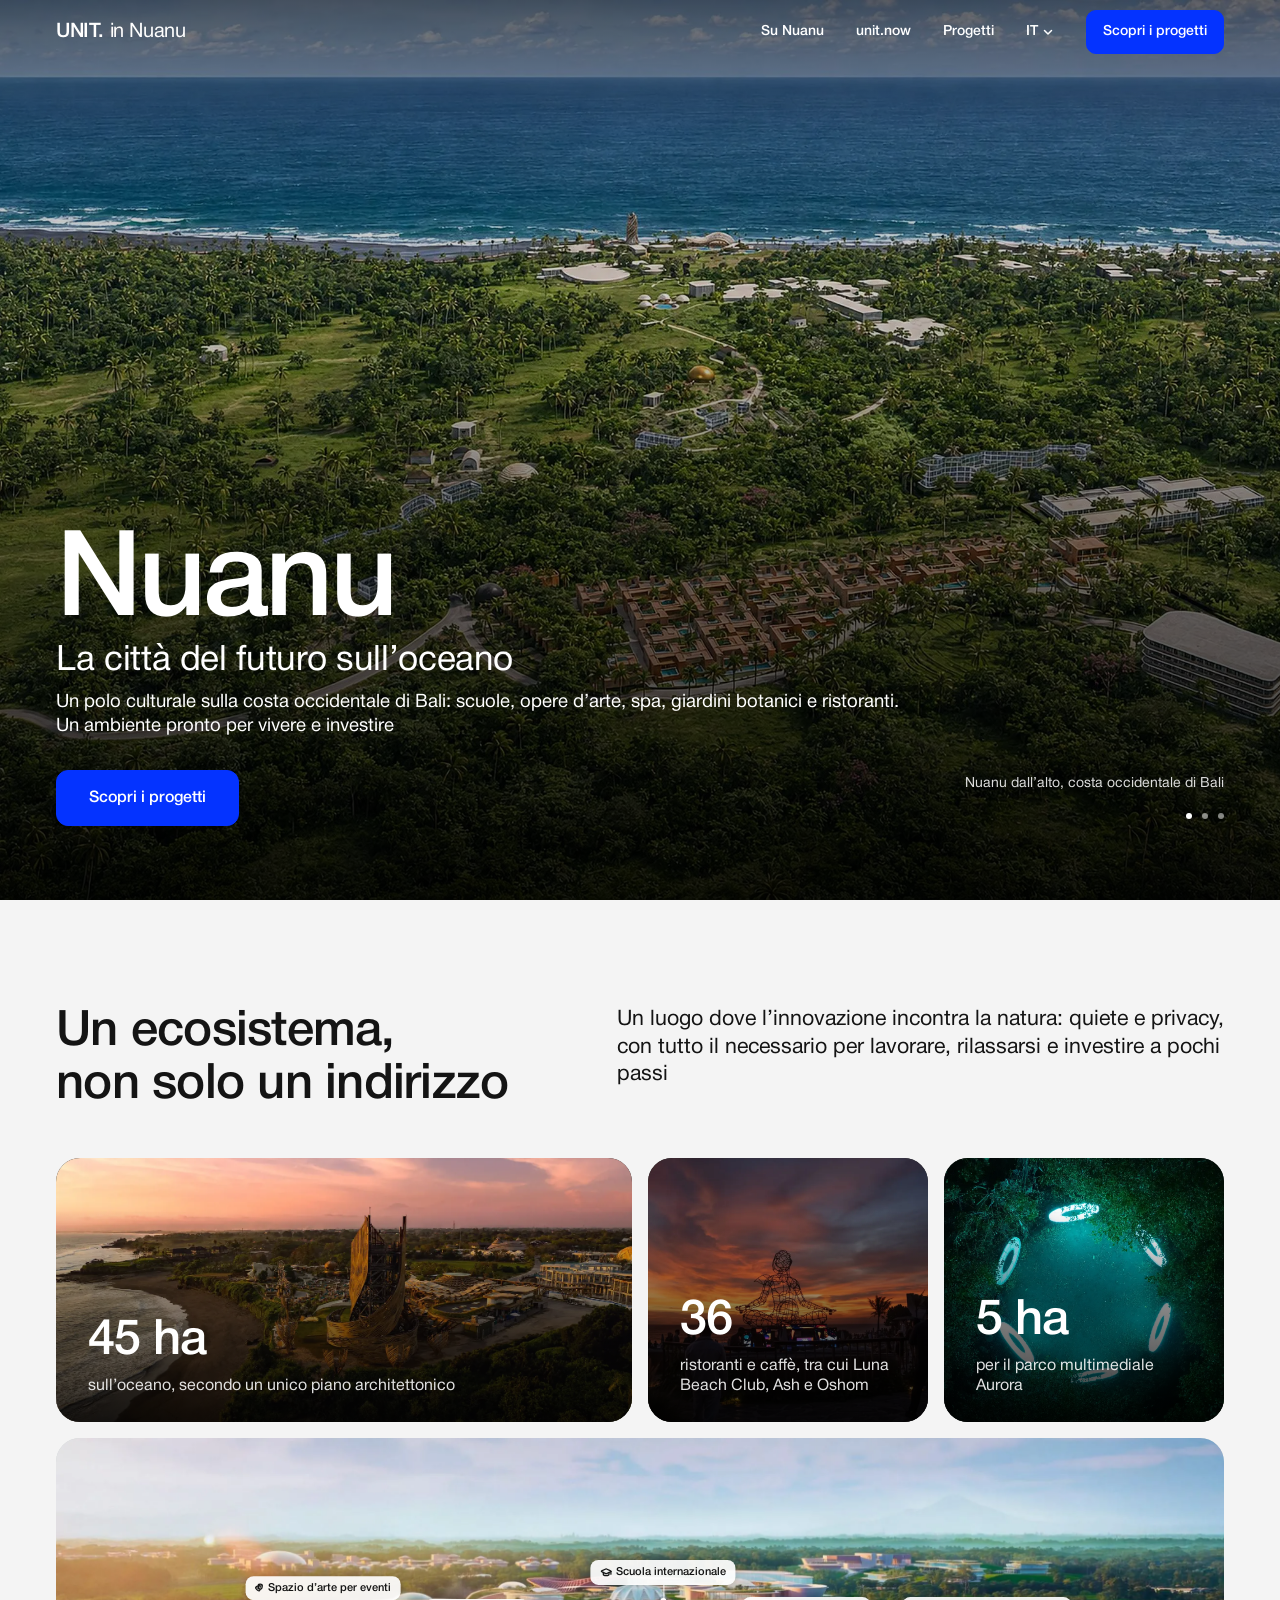
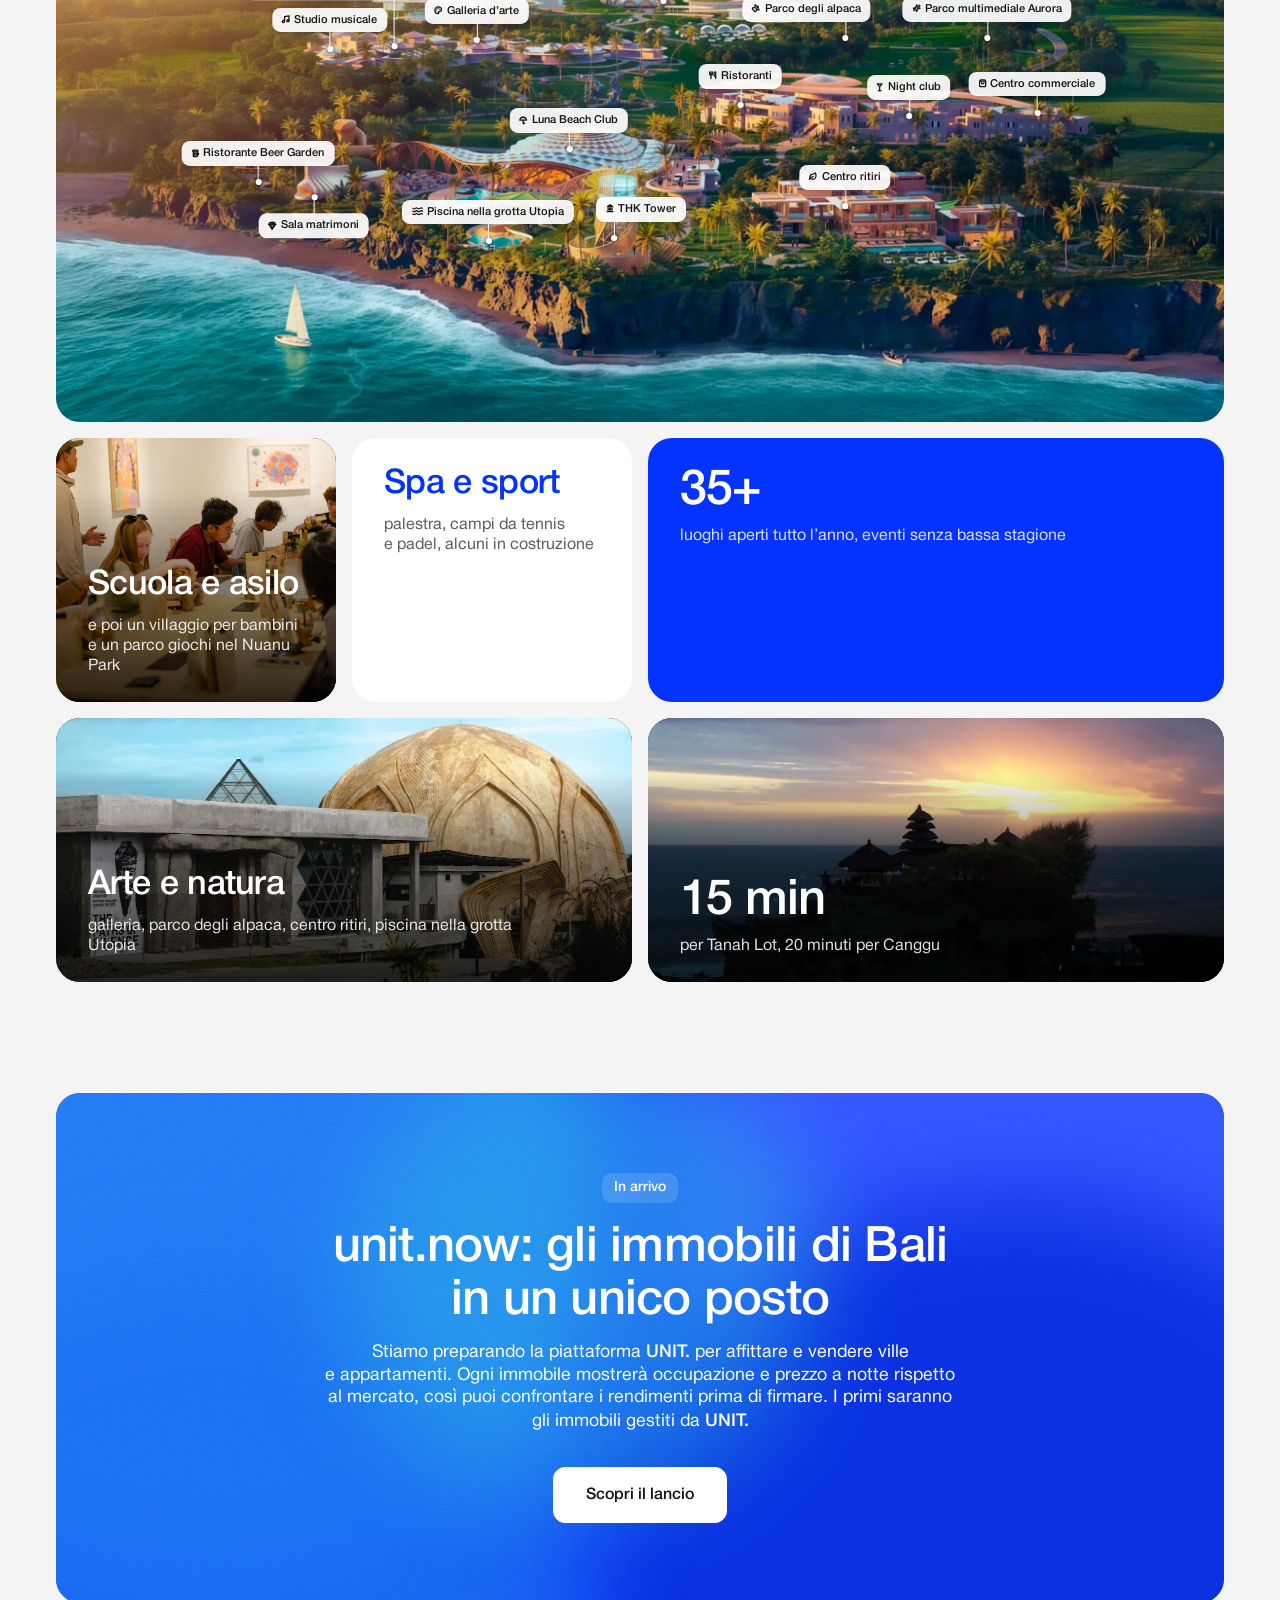
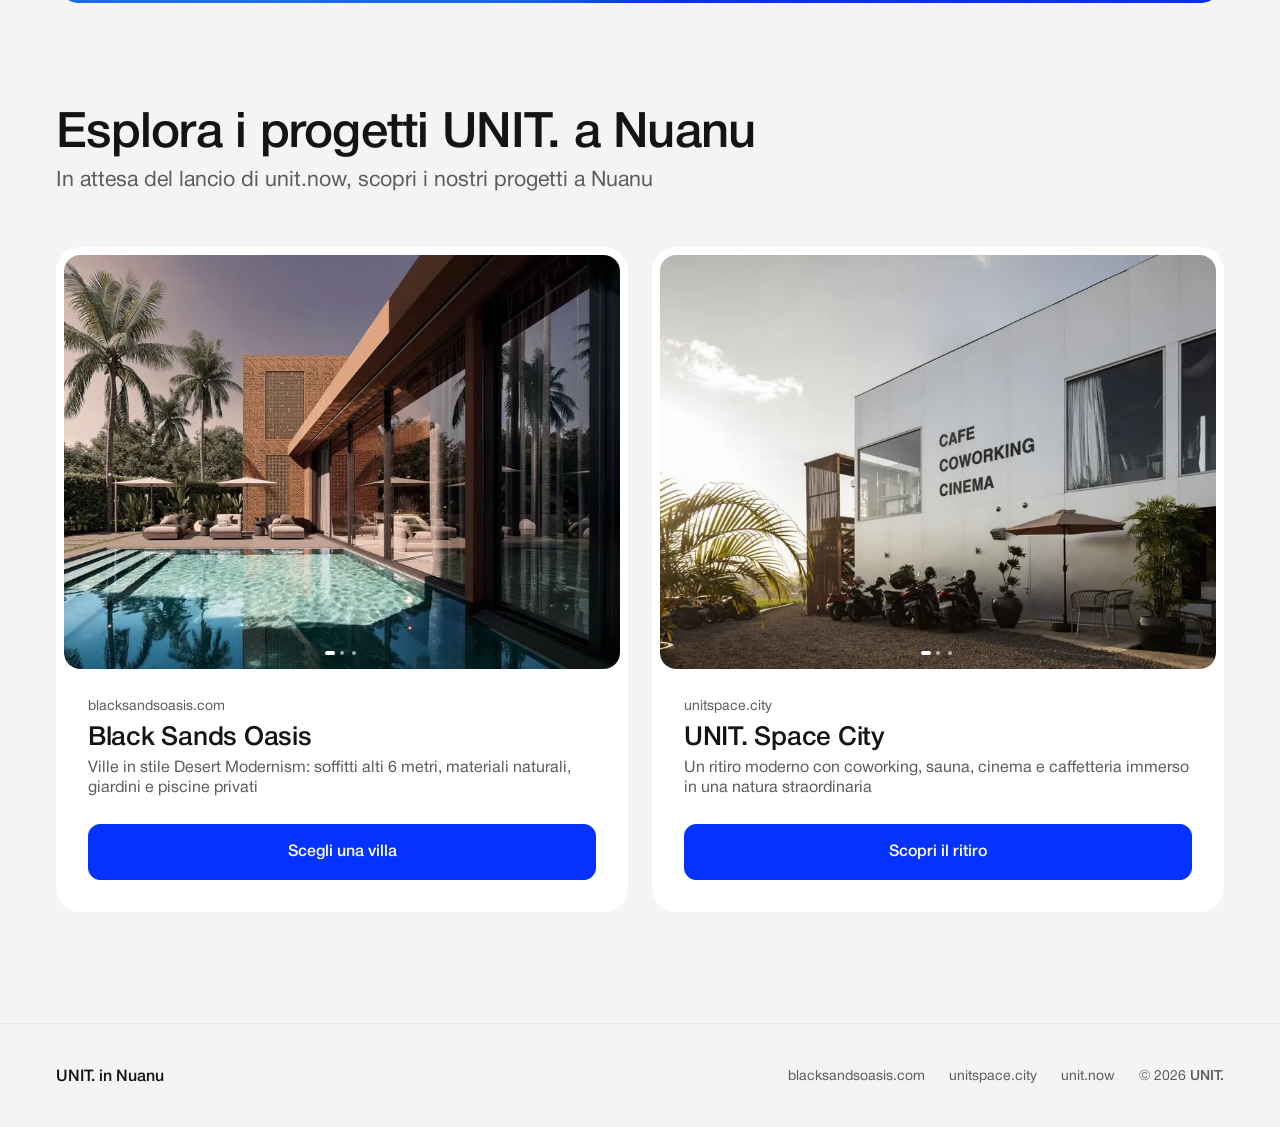
<file: it/index.html>
<!doctype html>
<html lang="it" data-root="../">
<head>
<meta charset="utf-8">
<meta name="viewport" content="width=device-width, initial-scale=1">
<meta name="robots" content="noindex, nofollow">
<meta http-equiv="Content-Security-Policy" content="default-src 'self'; script-src 'self'; style-src 'self' 'unsafe-inline'; img-src 'self' data:; font-src 'self'; connect-src 'self' https://unitdeveloper.com; form-action 'self'; base-uri 'self'; object-src 'none'; upgrade-insecure-requests">
<meta name="referrer" content="strict-origin-when-cross-origin">
<meta name="theme-color" content="#0433ff">
<title>Nuanu: a city of the future by the ocean in Bali</title>
<meta name="description" content="Nuanu is a cultural cluster on Bali’s west coast. Explore UNIT. projects in Nuanu: Black Sands Oasis villas, UNIT. Space City retreat and direct rentals on unit.now.">
<link rel="canonical" href="https://turbo1507.github.io/nuanu-city/it/">
<link rel="alternate" hreflang="en" href="https://turbo1507.github.io/nuanu-city/">
<link rel="alternate" hreflang="ru" href="https://turbo1507.github.io/nuanu-city/ru/">
<link rel="alternate" hreflang="id" href="https://turbo1507.github.io/nuanu-city/id/">
<link rel="alternate" hreflang="fr" href="https://turbo1507.github.io/nuanu-city/fr/">
<link rel="alternate" hreflang="es" href="https://turbo1507.github.io/nuanu-city/es/">
<link rel="alternate" hreflang="uk" href="https://turbo1507.github.io/nuanu-city/uk/">
<link rel="alternate" hreflang="it" href="https://turbo1507.github.io/nuanu-city/it/">
<link rel="alternate" hreflang="tr" href="https://turbo1507.github.io/nuanu-city/tr/">
<link rel="alternate" hreflang="nl" href="https://turbo1507.github.io/nuanu-city/nl/">
<link rel="alternate" hreflang="x-default" href="https://turbo1507.github.io/nuanu-city/">
<meta property="og:type" content="website">
<meta property="og:site_name" content="UNIT. in Nuanu">
<meta property="og:url" content="https://turbo1507.github.io/nuanu-city/it/">
<meta property="og:title" content="Nuanu: a city of the future by the ocean">
<meta property="og:description" content="Nuanu is a cultural cluster on Bali’s west coast. Explore UNIT. projects in Nuanu: Black Sands Oasis villas, UNIT. Space City retreat and direct rentals on unit.now.">
<meta property="og:image" content="https://turbo1507.github.io/nuanu-city/assets/img/og.jpg">
<meta property="og:image:width" content="1200">
<meta property="og:image:height" content="630">
<meta property="og:image:alt" content="Nuanu on the west coast of Bali, aerial view towards the ocean">
<meta property="og:locale" content="it_IT">
<meta property="og:locale:alternate" content="en_US">
<meta property="og:locale:alternate" content="ru_RU">
<meta property="og:locale:alternate" content="id_ID">
<meta property="og:locale:alternate" content="fr_FR">
<meta property="og:locale:alternate" content="es_ES">
<meta property="og:locale:alternate" content="uk_UA">
<meta property="og:locale:alternate" content="tr_TR">
<meta property="og:locale:alternate" content="nl_NL">
<meta name="twitter:card" content="summary_large_image">
<script type="application/ld+json">{"@context":"https://schema.org","@graph":[{"@type":"WebSite","name":"UNIT. in Nuanu","url":"https://turbo1507.github.io/nuanu-city/","inLanguage":["en","ru","id","fr","es","uk","it","tr","nl"]},{"@type":"Organization","name":"UNIT.","url":"https://unitdeveloper.com","sameAs":["https://blacksandsoasis.com","https://unitspace.city","https://unit.now"]}]}</script>
<link rel="icon" href="data:image/svg+xml,%3Csvg xmlns=%27http://www.w3.org/2000/svg%27 viewBox=%270 0 32 32%27%3E%3Crect width=%2732%27 height=%2732%27 rx=%278%27 fill=%27%230433ff%27/%3E%3Ccircle cx=%2722%27 cy=%2722%27 r=%273%27 fill=%27%23fff%27/%3E%3C/svg%3E">
<link rel="preload" href="../assets/fonts/hn-medium.woff2" as="font" type="font/woff2" crossorigin>
<link rel="preload" href="../assets/fonts/hn-roman.woff2" as="font" type="font/woff2" crossorigin>
<link rel="stylesheet" href="../assets/site.css?v=mwpkd9ih">

</head>
<body>
<header class="hdr">
  <div class="container hdr-in">
    <a class="wordmark" href="#top"><i class="u5">UNIT.</i> in Nuanu</a>
    <nav class="nav" aria-label="Menu principale">
      <a href="#about">Su Nuanu</a>
      <a href="#now">unit.now</a>
      <a href="#projects">Progetti</a>
    </nav>
    <div class="lang-dd">
      <button type="button" class="lang-dd-btn" aria-expanded="false" aria-controls="langList" aria-label="Lingua: Italiano"><span>IT</span><svg viewBox="0 0 12 12" aria-hidden="true"><path d="M2.5 4.5 6 8l3.5-3.5"/></svg></button>
      <ul class="lang-dd-list" id="langList" hidden><li><a href="../" hreflang="en" lang="en">English</a></li><li><a href="../ru/" hreflang="ru" lang="ru">Русский</a></li><li><a href="../id/" hreflang="id" lang="id">Bahasa Indonesia</a></li><li><a href="../fr/" hreflang="fr" lang="fr">Français</a></li><li><a href="../es/" hreflang="es" lang="es">Español</a></li><li><a href="../uk/" hreflang="uk" lang="uk">Українська</a></li><li><a href="../it/" hreflang="it" lang="it" aria-current="true">Italiano</a></li><li><a href="../tr/" hreflang="tr" lang="tr">Türkçe</a></li><li><a href="../nl/" hreflang="nl" lang="nl">Nederlands</a></li></ul>
    </div>
    <a class="btn btn-sm hdr-cta" href="#projects">Scopri i progetti</a>
  </div>
</header>

<main id="top">
  <section class="hero">
    <div class="hero-media">
      <div class="hero-slide on"><picture>
        <source media="(max-width:599px)" srcset="../assets/img/hero-m.webp" type="image/webp">
        <img src="../assets/img/hero.webp" alt="Nuanu sulla costa occidentale di Bali, vista aerea verso l’oceano" fetchpriority="high" width="2200" height="1467">
      </picture></div>
      <div class="hero-slide"><picture>
        <source media="(max-width:599px)" srcset="../assets/img/hero2-m.webp" type="image/webp">
        <img src="../assets/img/hero2.webp" alt="La costa di Nuanu al tramonto" loading="lazy" width="2200" height="1467">
      </picture></div>
      <div class="hero-slide"><picture>
        <source media="(max-width:599px)" srcset="../assets/img/hero3-m.webp" type="image/webp">
        <img src="../assets/img/hero3.webp" alt="Ristorante di bambù a Nuanu" loading="lazy" width="2200" height="1467">
      </picture></div>
    </div>
    <div class="container hero-in">
      <h1 class="t">Nuanu</h1>
      <p class="t h1-sub">La città del futuro sull’oceano</p>
      <p class="t hero-p">Un polo culturale sulla costa occidentale di Bali: scuole, opere d’arte, spa, giardini botanici e ristoranti. Un ambiente pronto per vivere e investire</p>
      <div class="btns">
        <a class="btn btn-blue" href="#projects"><span>Scopri i progetti</span></a>
      </div>
    </div>
    <div class="hero-caps"><p class="hero-cap on">Nuanu dall’alto, costa occidentale di Bali</p><p class="hero-cap" aria-hidden="true">La costa di Nuanu al tramonto</p><p class="hero-cap" aria-hidden="true">Ristorante di bambù a Nuanu</p></div>
    <div class="hero-dots" role="group" aria-label="Foto"></div>
  </section>

  <section class="sec" id="about">
    <div class="container">
      <div class="about">
        <h2 class="t h2"><span class="ln">Un ecosistema,</span> <span class="ln">non solo un indirizzo</span></h2>
        <p class="t">Un luogo dove l’innovazione incontra la natura: quiete e privacy, con tutto il necessario per lavorare, rilassarsi e investire a pochi passi</p>
      </div>
      <ul class="bento">
        <li class="bento-card b-1 is-photo"><picture><source media="(max-width:767px)" srcset="../assets/img/b-ocean-m.webp"><img src="../assets/img/b-ocean.webp" alt="" loading="lazy"></picture><b class="t bento-v">45 ha</b><span class="t bento-c">sull’oceano, secondo un unico piano architettonico</span></li>
        <li class="bento-card b-2 is-photo"><picture><source media="(max-width:767px)" srcset="../assets/img/b-luna-m.webp"><img src="../assets/img/b-luna.webp" alt="" loading="lazy"></picture><b class="t bento-v">36</b><span class="t bento-c">ristoranti e caffè, tra cui Luna Beach Club, Ash e Oshom</span></li>
        <li class="bento-card b-3 is-photo"><picture><source media="(max-width:767px)" srcset="../assets/img/b-aurora-m.webp"><img src="../assets/img/b-aurora.webp" alt="" loading="lazy"></picture><b class="t bento-v">5 ha</b><span class="t bento-c">per il parco multimediale Aurora</span></li>
        <li class="plan"><div class="plan-canvas">
        <picture><source media="(max-width:767px)" srcset="../assets/img/plan-m.webp" width="1120" height="1156"><img src="../assets/img/plan.webp" srcset="../assets/img/plan-s.webp 1200w, ../assets/img/plan.webp 2400w" sizes="(max-width:1599px) 100vw, 1600px" alt="Masterplan di Nuanu sull’oceano" width="2400" height="1200" loading="lazy"></picture>
        <ul class="pchips" aria-label="Luoghi sul masterplan di Nuanu">
          <li class="pchip" data-k="school" style="--x:51.98;--y:27.98;--mx:52.09;--my:36.44"><svg class="pi" viewBox="2 5 20.02 14" style="--r:1.43" aria-hidden="true"><path d="M21.42 10.922a1 1 0 0 0-.019-1.838L12.83 5.18a2 2 0 0 0-1.66 0L2.6 9.08a1 1 0 0 0 0 1.832l8.57 3.908a2 2 0 0 0 1.66 0z"/><path d="M22 10v6"/><path d="M6 12.5V16a6 3 0 0 0 12 0v-3.5"/></svg><span>Scuola internazionale</span></li>
          <li class="pchip" data-k="gallery" style="--x:36.01;--y:34.6;--mx:30.93;--my:40.69"><svg class="pi" viewBox="2 2 19.99 20" style="--r:0.999" aria-hidden="true"><circle cx="13.5" cy="6.5" r=".5" fill="currentColor"/><circle cx="17.5" cy="10.5" r=".5" fill="currentColor"/><circle cx="8.5" cy="7.5" r=".5" fill="currentColor"/><circle cx="6.5" cy="12.5" r=".5" fill="currentColor"/><path d="M12 2C6.5 2 2 6.5 2 12s4.5 10 10 10c.926 0 1.648-.746 1.648-1.688 0-.437-.18-.835-.437-1.125-.29-.289-.438-.652-.438-1.125a1.64 1.64 0 0 1 1.668-1.668h1.996c3.051 0 5.555-2.503 5.555-5.554C21.965 6.012 17.461 2 12 2z"/></svg><span>Galleria d’arte</span></li>
          <li class="pchip" data-k="alpaca" style="--x:67.54;--y:34.27;--mx:72.71;--my:40.47"><svg class="pi" viewBox="2.01 2 19.99 20" style="--r:0.999" aria-hidden="true"><circle cx="11" cy="4" r="2"/><circle cx="18" cy="8" r="2"/><circle cx="20" cy="16" r="2"/><path d="M9 10a5 5 0 0 1 5 5v3.5a3.5 3.5 0 0 1-6.84 1.045Q6.52 17.48 4.46 16.84A3.5 3.5 0 0 1 5.5 10Z"/></svg><span>Parco degli alpaca</span></li>
          <li class="pchip" data-k="aurora" style="--x:79.72;--y:34.27;--mx:88.85;--my:40.47"><svg class="pi" viewBox="2 2 20 20" style="--r:1" aria-hidden="true"><path d="M9.937 15.5A2 2 0 0 0 8.5 14.063l-6.135-1.582a.5.5 0 0 1 0-.962L8.5 9.936A2 2 0 0 0 9.937 8.5l1.582-6.135a.5.5 0 0 1 .963 0L14.063 8.5A2 2 0 0 0 15.5 9.937l6.135 1.581a.5.5 0 0 1 0 .964L15.5 14.063a2 2 0 0 0-1.437 1.437l-1.582 6.135a.5.5 0 0 1-.963 0z"/><path d="M20 3v4"/><path d="M22 5h-4"/><path d="M4 17v2"/><path d="M5 18H3"/></svg><span>Parco multimediale Aurora</span></li>
          <li class="pchip" data-k="rest" style="--x:58.59;--y:45.73;--mx:60.85;--my:47.83"><svg class="pi" viewBox="3 2 18 20" style="--r:0.9" aria-hidden="true"><path d="M3 2v7c0 1.1.9 2 2 2h4a2 2 0 0 0 2-2V2"/><path d="M7 2v20"/><path d="M21 15V2a5 5 0 0 0-5 5v6c0 1.1.9 2 2 2h3Zm0 0v7"/></svg><span>Ristoranti</span></li>
          <li class="pchip" data-k="shop" style="--x:83.99;--y:47.02;--mx:94.5;--my:48.66"><svg class="pi" viewBox="3 2 18 20" style="--r:0.9" aria-hidden="true"><path d="M6 2 3 6v14a2 2 0 0 0 2 2h14a2 2 0 0 0 2-2V6l-3-4Z"/><path d="M3 6h18"/><path d="M16 10a4 4 0 0 1-8 0"/></svg><span>Centro commerciale</span></li>
          <li class="pchip" data-k="luna" style="--x:43.91;--y:53.31;--mx:41.4;--my:52.7"><svg class="pi" viewBox="2 2 20 20" style="--r:1" aria-hidden="true"><path d="M22 12a10.06 10.06 1 0 0-20 0Z"/><path d="M12 12v8a2 2 0 0 0 4 0"/><path d="M12 2v1"/></svg><span>Luna Beach Club</span></li>
          <li class="pchip" data-k="retreat" style="--x:67.54;--y:62.98;--mx:72.71;--my:58.9"><svg class="pi" viewBox="2 2 19 19" style="--r:1" aria-hidden="true"><path d="M11 20A7 7 0 0 1 9.8 6.1C15.5 5 17 4.48 19 2c1 2 2 4.18 2 8 0 5.5-4.78 10-10 10Z"/><path d="M2 21c0-3 1.85-5.36 5.08-6C9.5 14.52 12 13 13 12"/></svg><span>Centro ritiri</span></li>
          <li class="pchip" data-k="cave" style="--x:36.99;--y:68.95;--mx:32.23;--my:62.73"><svg class="pi" viewBox="2 5 20 14" style="--r:1.429" aria-hidden="true"><path d="M2 6c.6.5 1.2 1 2.5 1C7 7 7 5 9.5 5c2.6 0 2.4 2 5 2 2.5 0 2.5-2 5-2 1.3 0 1.9.5 2.5 1"/><path d="M2 12c.6.5 1.2 1 2.5 1 2.5 0 2.5-2 5-2 2.6 0 2.4 2 5 2 2.5 0 2.5-2 5-2 1.3 0 1.9.5 2.5 1"/><path d="M2 18c.6.5 1.2 1 2.5 1 2.5 0 2.5-2 5-2 2.6 0 2.4 2 5 2 2.5 0 2.5-2 5-2 1.3 0 1.9.5 2.5 1"/></svg><span>Piscina nella grotta Utopia</span></li>
          <li class="pchip" data-k="music" style="--x:23.43;--y:36.05;--mx:14.26;--my:41.62"><svg class="pi" viewBox="3 3 18 18" style="--r:1" aria-hidden="true"><path d="M9 18V5l12-2v13"/><circle cx="6" cy="18" r="3"/><circle cx="18" cy="16" r="3"/></svg><span>Studio musicale</span></li>
          <li class="pchip" data-k="beer" style="--x:17.3;--y:58.95;--mx:6.14;--my:56.31"><svg class="pi" viewBox="3 2 18 20" style="--r:0.9" aria-hidden="true"><path d="M17 11h1a3 3 0 0 1 0 6h-1"/><path d="M9 12v6"/><path d="M13 12v6"/><path d="M14 7.5c-1 0-1.44.5-3 .5s-2-.5-3-.5-1.72.5-2.5.5a2.5 2.5 0 0 1 0-5c.78 0 1.57.5 2.5.5S9.44 2 11 2s2 1.5 3 1.5 1.72-.5 2.5-.5a2.5 2.5 0 0 1 0 5c-.78 0-1.5-.5-2.5-.5Z"/><path d="M5 8v12a2 2 0 0 0 2 2h8a2 2 0 0 0 2-2V8"/></svg><span>Ristorante Beer Garden</span></li>
          <li class="pchip" data-k="club" style="--x:73.02;--y:47.66;--mx:79.97;--my:49.07"><svg class="pi" viewBox="5 3 14 19" style="--r:0.737" aria-hidden="true"><path d="M8 22h8"/><path d="M12 11v11"/><path d="m19 3-7 8-7-8Z"/></svg><span>Night club</span></li>
          <li class="pchip" data-k="venue" style="--x:28.91;--y:35.56;--mx:21.52;--my:41.3"><svg class="pi" viewBox="1.96 2 20.04 19.97" style="--r:1.004" aria-hidden="true"><path d="M10 11h.01"/><path d="M14 6h.01"/><path d="M18 6h.01"/><path d="M6.5 13.1h.01"/><path d="M22 5c0 9-4 12-6 12s-6-3-6-12c0-2 2-3 6-3s6 1 6 3"/><path d="M17.4 9.9c-.8.8-2 .8-2.8 0"/><path d="M10.1 7.1C9 7.2 7.7 7.7 6 8.6c-3.5 2-4.7 3.9-3.7 5.6 4.5 7.8 9.5 8.4 11.2 7.4.9-.5 1.9-2.1 1.9-4.7"/><path d="M9.1 16.5c.3-1.1 1.4-1.7 2.4-1.4"/></svg><span>Spazio d’arte per eventi</span></li>
          <li class="pchip" data-k="wedding" style="--x:22.06;--y:61.53;--mx:12.45;--my:57.97"><svg class="pi" viewBox="2 3 20 19" style="--r:1.053" aria-hidden="true"><path d="M6 3h12l4 6-10 13L2 9Z"/><path d="M11 3 8 9l4 13 4-13-3-6"/><path d="M2 9h20"/></svg><span>Sala matrimoni</span></li>
          <li class="pchip" data-k="thk" style="--x:47.78;--y:68.47;--mx:46.53;--my:62.42"><svg class="pi" viewBox="3 2 18 20" style="--r:0.9" aria-hidden="true"><line x1="3" x2="21" y1="22" y2="22"/><line x1="6" x2="6" y1="18" y2="11"/><line x1="10" x2="10" y1="18" y2="11"/><line x1="14" x2="14" y1="18" y2="11"/><line x1="18" x2="18" y1="18" y2="11"/><polygon points="12 2 20 7 4 7"/></svg><span>THK Tower</span></li>
        </ul>
        </div></li>
        <li class="bento-card b-4 is-photo"><picture><source media="(max-width:767px)" srcset="../assets/img/b-school-m.webp"><img src="../assets/img/b-school.webp" alt="" loading="lazy"></picture><b class="t bento-v">Scuola e asilo</b><span class="t bento-c">e poi un villaggio per bambini e un parco giochi nel Nuanu Park</span></li>
        <li class="bento-card b-5"><b class="t bento-v">Spa e sport</b><span class="t bento-c">palestra, campi da tennis e padel, alcuni in costruzione</span></li>
        <li class="bento-card b-6"><b class="t bento-v">35+</b><span class="t bento-c">luoghi aperti tutto l’anno, eventi senza bassa stagione</span></li>
        <li class="bento-card b-7 is-photo"><picture><source media="(max-width:767px)" srcset="../assets/img/b-art-m.webp"><img src="../assets/img/b-art.webp" alt="" loading="lazy"></picture><b class="t bento-v">Arte e natura</b><span class="t bento-c">galleria, parco degli alpaca, centro ritiri, piscina nella grotta Utopia</span></li>
        <li class="bento-card b-8 is-photo"><picture><source media="(max-width:767px)" srcset="../assets/img/b-tanah-m.webp"><img src="../assets/img/b-tanah.webp" alt="" loading="lazy"></picture><b class="t bento-v">15 min</b><span class="t bento-c">per Tanah Lot, 20 minuti per Canggu</span></li>
      </ul>
    </div>
  </section>


  <section class="sec" id="now">
    <div class="container">
      <div class="sub">
        <div class="sub-bg" aria-hidden="true"><span class="sub-blobs"><i></i><i></i><i></i><i></i><i></i></span><span class="sub-grain"></span></div>
        <span class="sub-tag">In arrivo</span>
        <h2 class="t h2">unit.now: gli immobili di Bali in un unico posto</h2>
        <p class="t sub-p">Stiamo preparando la piattaforma <i class="u5">UNIT.</i> per affittare e vendere ville e appartamenti. Ogni immobile mostrerà occupazione e prezzo a notte rispetto al mercato, così puoi confrontare i rendimenti prima di firmare. I primi saranno gli immobili gestiti da <i class="u5">UNIT.</i></p>
        <a class="btn btn-white sub-btn" href="https://unit.now">Scopri il lancio</a>
      </div>
    </div>
  </section>
  <section class="sec prj-sec sec-last" id="projects">
    <div class="container">
      <h2 class="t h2">Esplora i progetti <i class="u5">UNIT.</i> a Nuanu</h2>
      <p class="t prj-lead">In attesa del lancio di unit.now, scopri i nostri progetti a Nuanu</p>
      <div class="prj-list">
        <article class="prj">
          <div class="prj-photo prj-gal">
            <div class="gal-track"><img src="../assets/img/p-bso.webp" alt="Villa Black Sands Oasis con piscina privata" width="900" height="585" loading="lazy"><img src="../assets/img/p-bso-2.webp" alt="" width="900" height="640" loading="lazy"><img src="../assets/img/p-bso-3.webp" alt="" width="900" height="640" loading="lazy"></div>
            <button class="gal-arr gal-prev" type="button" aria-label="Foto precedente"><svg viewBox="0 0 16 16" width="16" height="16" aria-hidden="true"><path d="M10 3 5 8l5 5" fill="none" stroke="currentColor" stroke-width="1.6" stroke-linecap="round" stroke-linejoin="round"/></svg></button><button class="gal-arr gal-next" type="button" aria-label="Foto successiva"><svg viewBox="0 0 16 16" width="16" height="16" aria-hidden="true"><path d="M6 3l5 5-5 5" fill="none" stroke="currentColor" stroke-width="1.6" stroke-linecap="round" stroke-linejoin="round"/></svg></button>
            <div class="gal-dots" role="group" aria-label="Foto"></div>
          </div>
          <div class="prj-body">
            <span class="t prj-dom">blacksandsoasis.com</span>
            <h3 class="t">Black Sands Oasis</h3>
            <p class="t">Ville in stile Desert Modernism: soffitti alti 6 metri, materiali naturali, giardini e piscine privati</p>
            <a class="btn btn-blue" href="https://blacksandsoasis.com">Scegli una villa</a>
          </div>
        </article>
        <article class="prj">
          <div class="prj-photo prj-gal">
            <div class="gal-track"><img src="../assets/img/p-space.webp" alt="Edificio UNIT. Space City con caffetteria, coworking e cinema" width="900" height="600" loading="lazy"><img src="../assets/img/p-space-2.webp" alt="" width="900" height="640" loading="lazy"><img src="../assets/img/p-space-3.webp" alt="" width="900" height="640" loading="lazy"></div>
            <button class="gal-arr gal-prev" type="button" aria-label="Foto precedente"><svg viewBox="0 0 16 16" width="16" height="16" aria-hidden="true"><path d="M10 3 5 8l5 5" fill="none" stroke="currentColor" stroke-width="1.6" stroke-linecap="round" stroke-linejoin="round"/></svg></button><button class="gal-arr gal-next" type="button" aria-label="Foto successiva"><svg viewBox="0 0 16 16" width="16" height="16" aria-hidden="true"><path d="M6 3l5 5-5 5" fill="none" stroke="currentColor" stroke-width="1.6" stroke-linecap="round" stroke-linejoin="round"/></svg></button>
            <div class="gal-dots" role="group" aria-label="Foto"></div>
          </div>
          <div class="prj-body">
            <span class="t prj-dom">unitspace.city</span>
            <h3 class="t"><i class="u5">UNIT.</i> Space City</h3>
            <p class="t">Un ritiro moderno con coworking, sauna, cinema e caffetteria immerso in una natura straordinaria</p>
            <a class="btn btn-blue" href="https://unitspace.city">Scopri il ritiro</a>
          </div>
        </article>
      </div>
    </div>
  </section>
</main>

<footer class="ftr">
  <div class="container ftr-in">
    <span class="t wordmark"><i class="u5">UNIT.</i> in Nuanu</span>
    <nav class="ftr-links" aria-label="Ecosistema UNIT.">
      <a class="t" href="https://blacksandsoasis.com">blacksandsoasis.com</a>
      <a class="t" href="https://unitspace.city">unitspace.city</a>
      <a class="t" href="https://unit.now">unit.now</a>
      <span class="t">© 2026 <i class="u5">UNIT.</i></span>
    </nav>
  </div>
</footer>
<script src="../assets/site.js?v=mwpkd9ih" defer></script>
</body>
</html>
</file>
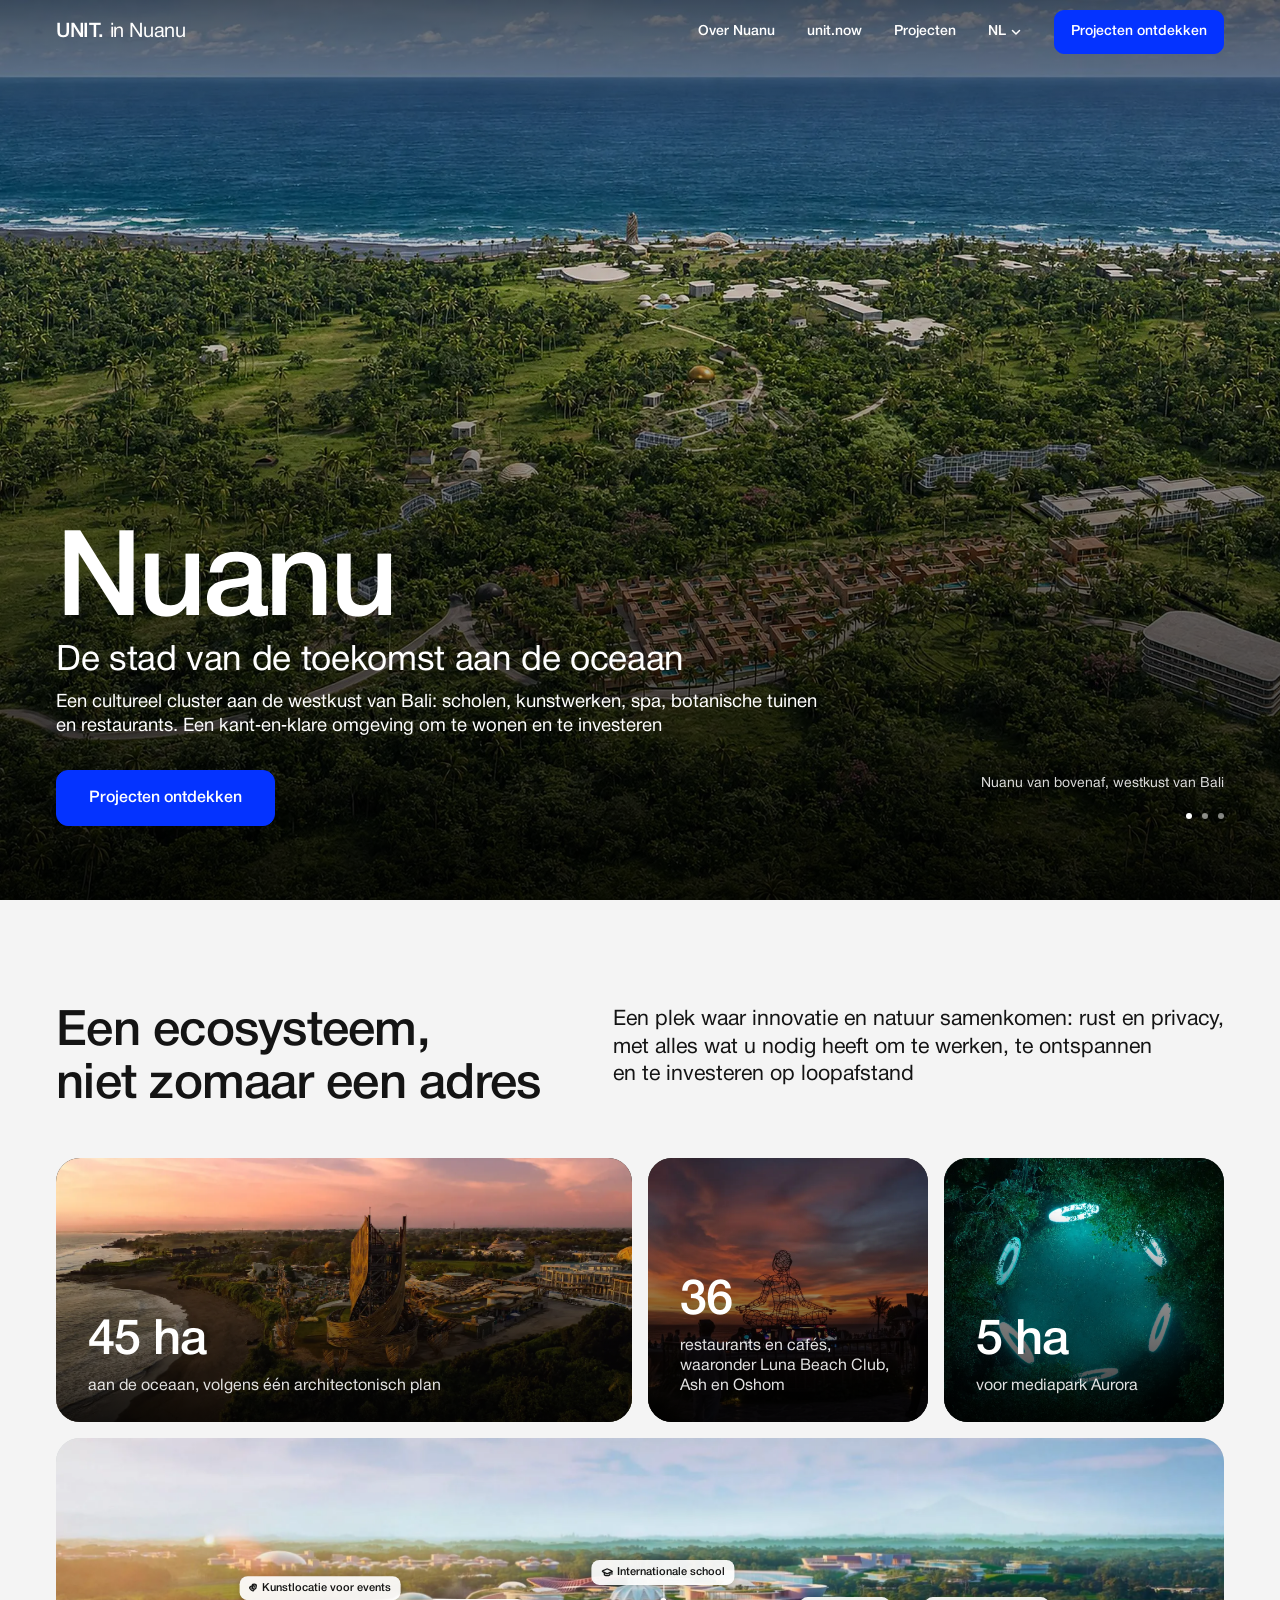
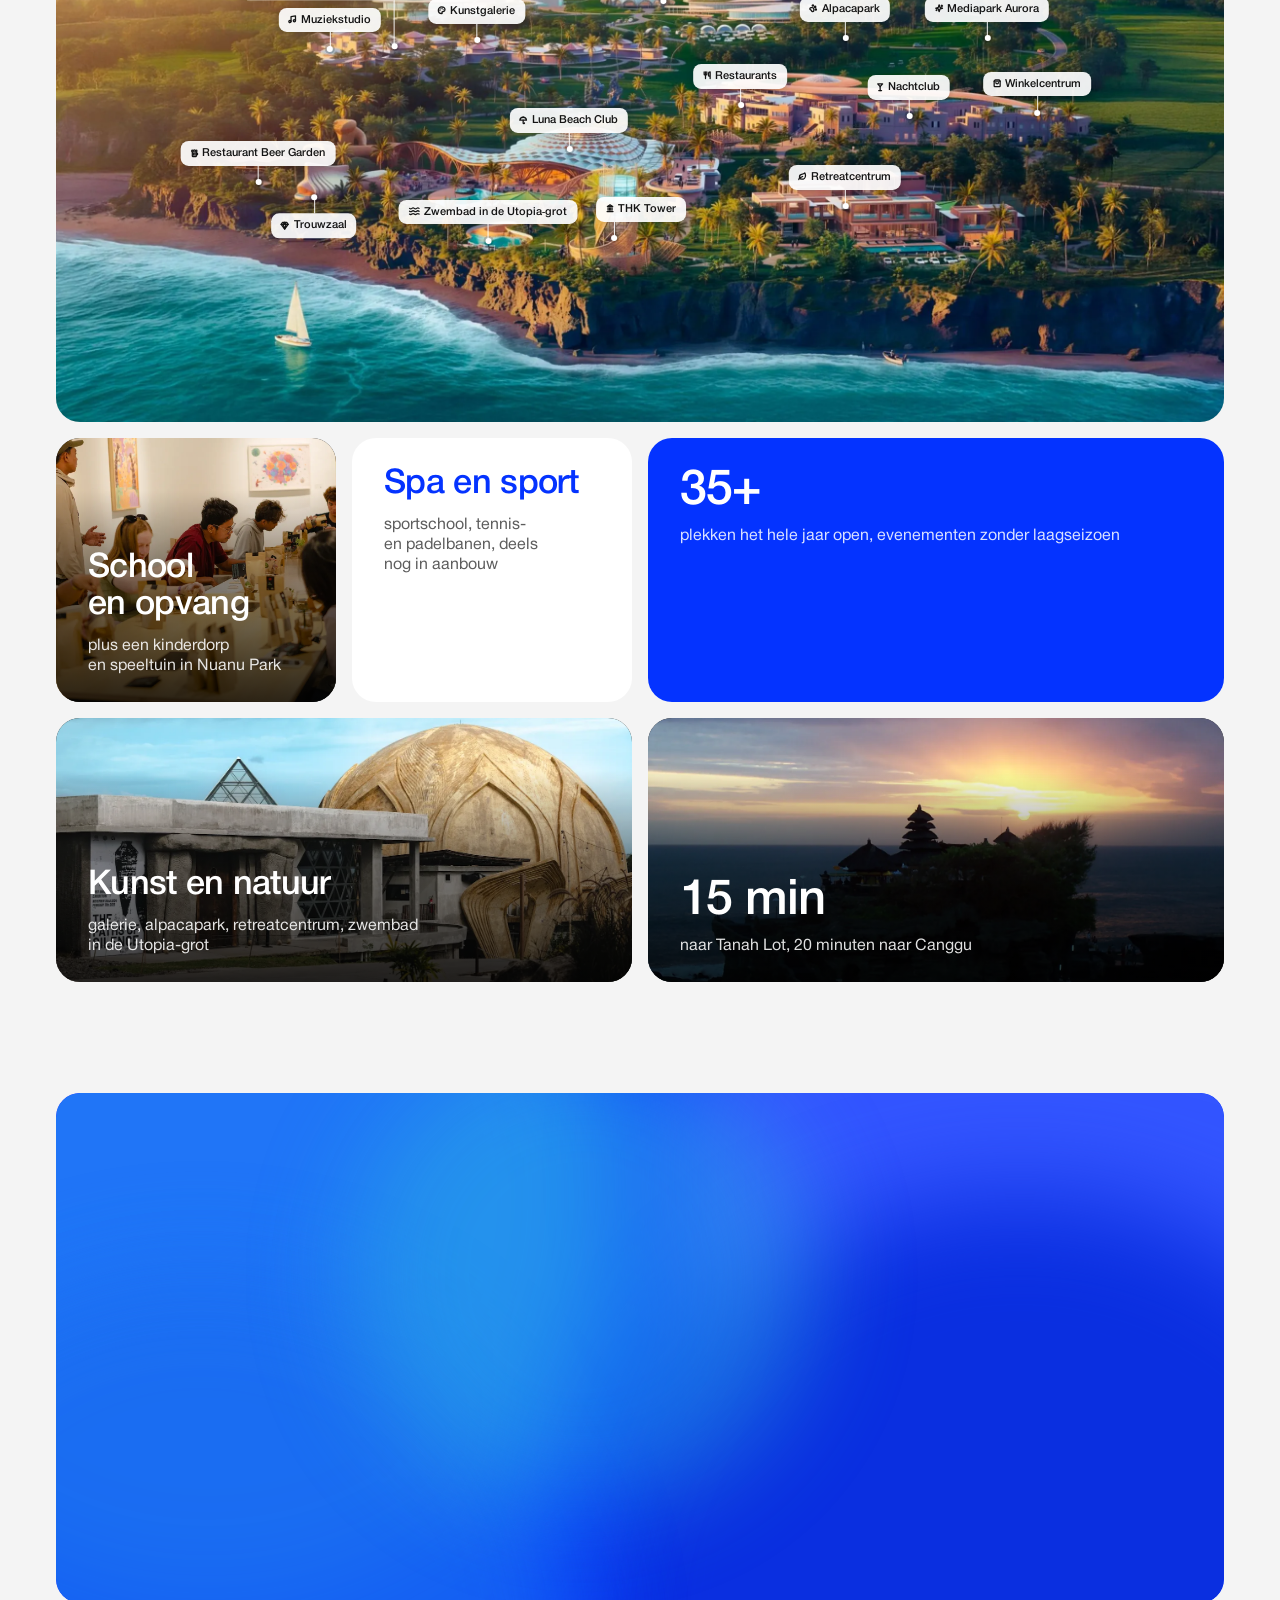
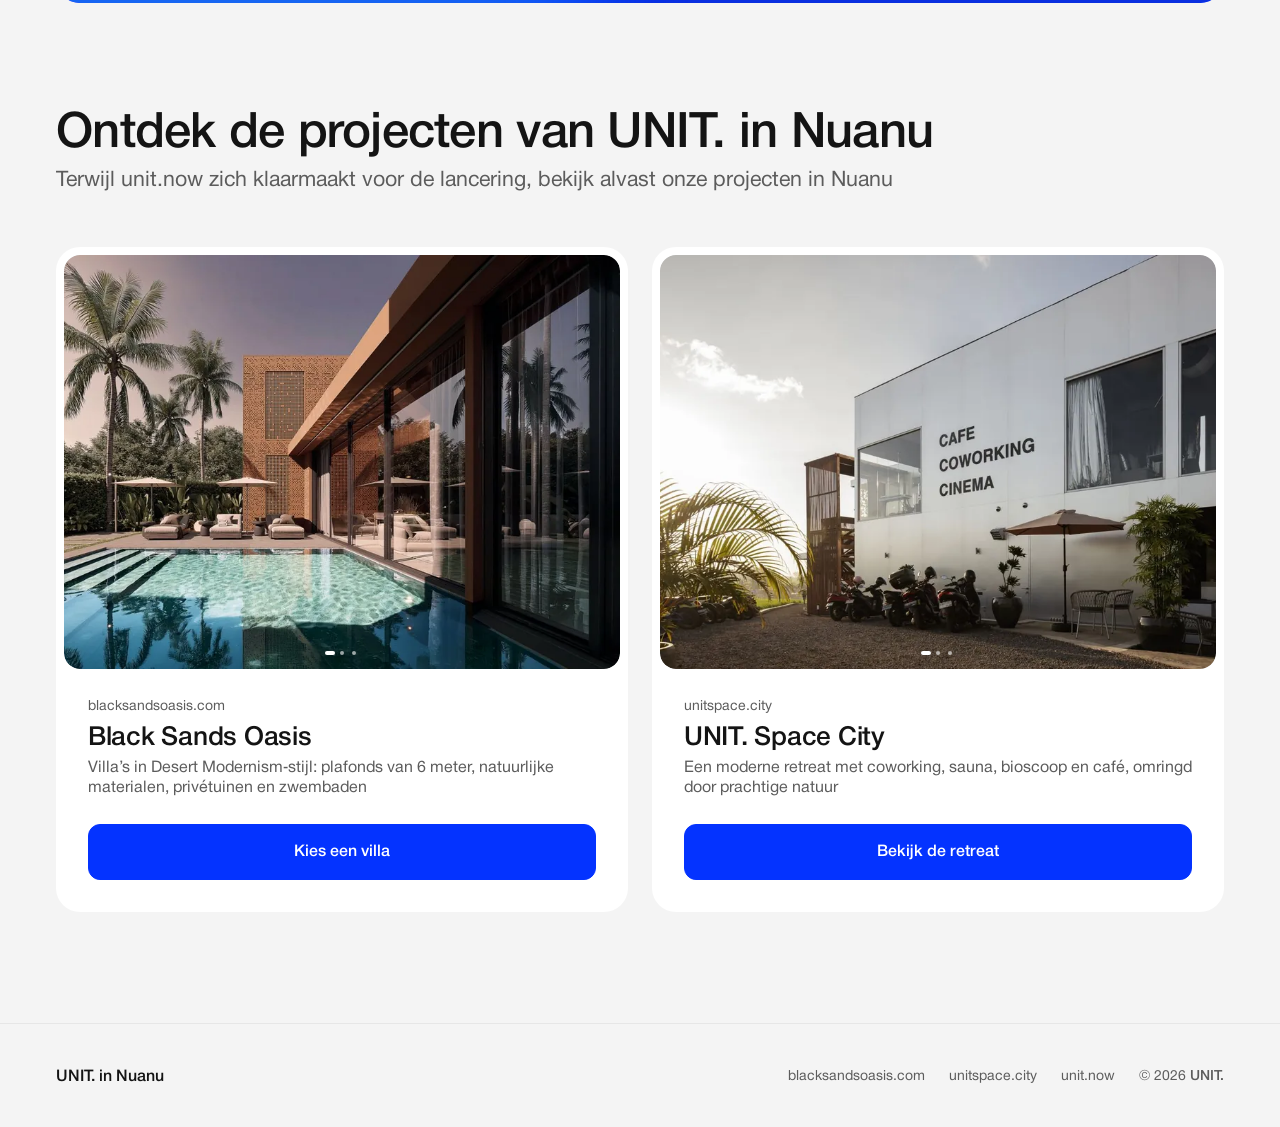
<file: nl/index.html>
<!doctype html>
<html lang="nl" data-root="../">
<head>
<meta charset="utf-8">
<meta name="viewport" content="width=device-width, initial-scale=1">
<meta name="robots" content="noindex, nofollow">
<meta http-equiv="Content-Security-Policy" content="default-src 'self'; script-src 'self'; style-src 'self' 'unsafe-inline'; img-src 'self' data:; font-src 'self'; connect-src 'self' https://unitdeveloper.com; form-action 'self'; base-uri 'self'; object-src 'none'; upgrade-insecure-requests">
<meta name="referrer" content="strict-origin-when-cross-origin">
<meta name="theme-color" content="#0433ff">
<title>Nuanu: a city of the future by the ocean in Bali</title>
<meta name="description" content="Nuanu is a cultural cluster on Bali’s west coast. Explore UNIT. projects in Nuanu: Black Sands Oasis villas, UNIT. Space City retreat and direct rentals on unit.now.">
<link rel="canonical" href="https://turbo1507.github.io/nuanu-city/nl/">
<link rel="alternate" hreflang="en" href="https://turbo1507.github.io/nuanu-city/">
<link rel="alternate" hreflang="ru" href="https://turbo1507.github.io/nuanu-city/ru/">
<link rel="alternate" hreflang="id" href="https://turbo1507.github.io/nuanu-city/id/">
<link rel="alternate" hreflang="fr" href="https://turbo1507.github.io/nuanu-city/fr/">
<link rel="alternate" hreflang="es" href="https://turbo1507.github.io/nuanu-city/es/">
<link rel="alternate" hreflang="uk" href="https://turbo1507.github.io/nuanu-city/uk/">
<link rel="alternate" hreflang="it" href="https://turbo1507.github.io/nuanu-city/it/">
<link rel="alternate" hreflang="tr" href="https://turbo1507.github.io/nuanu-city/tr/">
<link rel="alternate" hreflang="nl" href="https://turbo1507.github.io/nuanu-city/nl/">
<link rel="alternate" hreflang="x-default" href="https://turbo1507.github.io/nuanu-city/">
<meta property="og:type" content="website">
<meta property="og:site_name" content="UNIT. in Nuanu">
<meta property="og:url" content="https://turbo1507.github.io/nuanu-city/nl/">
<meta property="og:title" content="Nuanu: a city of the future by the ocean">
<meta property="og:description" content="Nuanu is a cultural cluster on Bali’s west coast. Explore UNIT. projects in Nuanu: Black Sands Oasis villas, UNIT. Space City retreat and direct rentals on unit.now.">
<meta property="og:image" content="https://turbo1507.github.io/nuanu-city/assets/img/og.jpg">
<meta property="og:image:width" content="1200">
<meta property="og:image:height" content="630">
<meta property="og:image:alt" content="Nuanu on the west coast of Bali, aerial view towards the ocean">
<meta property="og:locale" content="nl_NL">
<meta property="og:locale:alternate" content="en_US">
<meta property="og:locale:alternate" content="ru_RU">
<meta property="og:locale:alternate" content="id_ID">
<meta property="og:locale:alternate" content="fr_FR">
<meta property="og:locale:alternate" content="es_ES">
<meta property="og:locale:alternate" content="uk_UA">
<meta property="og:locale:alternate" content="it_IT">
<meta property="og:locale:alternate" content="tr_TR">
<meta name="twitter:card" content="summary_large_image">
<script type="application/ld+json">{"@context":"https://schema.org","@graph":[{"@type":"WebSite","name":"UNIT. in Nuanu","url":"https://turbo1507.github.io/nuanu-city/","inLanguage":["en","ru","id","fr","es","uk","it","tr","nl"]},{"@type":"Organization","name":"UNIT.","url":"https://unitdeveloper.com","sameAs":["https://blacksandsoasis.com","https://unitspace.city","https://unit.now"]}]}</script>
<link rel="icon" href="data:image/svg+xml,%3Csvg xmlns=%27http://www.w3.org/2000/svg%27 viewBox=%270 0 32 32%27%3E%3Crect width=%2732%27 height=%2732%27 rx=%278%27 fill=%27%230433ff%27/%3E%3Ccircle cx=%2722%27 cy=%2722%27 r=%273%27 fill=%27%23fff%27/%3E%3C/svg%3E">
<link rel="preload" href="../assets/fonts/hn-medium.woff2" as="font" type="font/woff2" crossorigin>
<link rel="preload" href="../assets/fonts/hn-roman.woff2" as="font" type="font/woff2" crossorigin>
<link rel="stylesheet" href="../assets/site.css?v=mwpkd9ih">

</head>
<body>
<header class="hdr">
  <div class="container hdr-in">
    <a class="wordmark" href="#top"><i class="u5">UNIT.</i> in Nuanu</a>
    <nav class="nav" aria-label="Hoofdmenu">
      <a href="#about">Over Nuanu</a>
      <a href="#now">unit.now</a>
      <a href="#projects">Projecten</a>
    </nav>
    <div class="lang-dd">
      <button type="button" class="lang-dd-btn" aria-expanded="false" aria-controls="langList" aria-label="Taal: Nederlands"><span>NL</span><svg viewBox="0 0 12 12" aria-hidden="true"><path d="M2.5 4.5 6 8l3.5-3.5"/></svg></button>
      <ul class="lang-dd-list" id="langList" hidden><li><a href="../" hreflang="en" lang="en">English</a></li><li><a href="../ru/" hreflang="ru" lang="ru">Русский</a></li><li><a href="../id/" hreflang="id" lang="id">Bahasa Indonesia</a></li><li><a href="../fr/" hreflang="fr" lang="fr">Français</a></li><li><a href="../es/" hreflang="es" lang="es">Español</a></li><li><a href="../uk/" hreflang="uk" lang="uk">Українська</a></li><li><a href="../it/" hreflang="it" lang="it">Italiano</a></li><li><a href="../tr/" hreflang="tr" lang="tr">Türkçe</a></li><li><a href="../nl/" hreflang="nl" lang="nl" aria-current="true">Nederlands</a></li></ul>
    </div>
    <a class="btn btn-sm hdr-cta" href="#projects">Projecten ontdekken</a>
  </div>
</header>

<main id="top">
  <section class="hero">
    <div class="hero-media">
      <div class="hero-slide on"><picture>
        <source media="(max-width:599px)" srcset="../assets/img/hero-m.webp" type="image/webp">
        <img src="../assets/img/hero.webp" alt="Nuanu aan de westkust van Bali, luchtfoto richting de oceaan" fetchpriority="high" width="2200" height="1467">
      </picture></div>
      <div class="hero-slide"><picture>
        <source media="(max-width:599px)" srcset="../assets/img/hero2-m.webp" type="image/webp">
        <img src="../assets/img/hero2.webp" alt="De kust van Nuanu bij zonsondergang" loading="lazy" width="2200" height="1467">
      </picture></div>
      <div class="hero-slide"><picture>
        <source media="(max-width:599px)" srcset="../assets/img/hero3-m.webp" type="image/webp">
        <img src="../assets/img/hero3.webp" alt="Bamboerestaurant in Nuanu" loading="lazy" width="2200" height="1467">
      </picture></div>
    </div>
    <div class="container hero-in">
      <h1 class="t">Nuanu</h1>
      <p class="t h1-sub">De stad van de toekomst aan de oceaan</p>
      <p class="t hero-p">Een cultureel cluster aan de westkust van Bali: scholen, kunstwerken, spa, botanische tuinen en restaurants. Een kant‑en‑klare omgeving om te wonen en te investeren</p>
      <div class="btns">
        <a class="btn btn-blue" href="#projects"><span>Projecten ontdekken</span></a>
      </div>
    </div>
    <div class="hero-caps"><p class="hero-cap on">Nuanu van bovenaf, westkust van Bali</p><p class="hero-cap" aria-hidden="true">De kust van Nuanu bij zonsondergang</p><p class="hero-cap" aria-hidden="true">Bamboerestaurant in Nuanu</p></div>
    <div class="hero-dots" role="group" aria-label="Foto’s"></div>
  </section>

  <section class="sec" id="about">
    <div class="container">
      <div class="about">
        <h2 class="t h2"><span class="ln">Een ecosysteem,</span> <span class="ln">niet zomaar een adres</span></h2>
        <p class="t">Een plek waar innovatie en natuur samenkomen: rust en privacy, met alles wat u nodig heeft om te werken, te ontspannen en te investeren op loopafstand</p>
      </div>
      <ul class="bento">
        <li class="bento-card b-1 is-photo"><picture><source media="(max-width:767px)" srcset="../assets/img/b-ocean-m.webp"><img src="../assets/img/b-ocean.webp" alt="" loading="lazy"></picture><b class="t bento-v">45 ha</b><span class="t bento-c">aan de oceaan, volgens één architectonisch plan</span></li>
        <li class="bento-card b-2 is-photo"><picture><source media="(max-width:767px)" srcset="../assets/img/b-luna-m.webp"><img src="../assets/img/b-luna.webp" alt="" loading="lazy"></picture><b class="t bento-v">36</b><span class="t bento-c">restaurants en cafés, waaronder Luna Beach Club, Ash en Oshom</span></li>
        <li class="bento-card b-3 is-photo"><picture><source media="(max-width:767px)" srcset="../assets/img/b-aurora-m.webp"><img src="../assets/img/b-aurora.webp" alt="" loading="lazy"></picture><b class="t bento-v">5 ha</b><span class="t bento-c">voor mediapark Aurora</span></li>
        <li class="plan"><div class="plan-canvas">
        <picture><source media="(max-width:767px)" srcset="../assets/img/plan-m.webp" width="1120" height="1156"><img src="../assets/img/plan.webp" srcset="../assets/img/plan-s.webp 1200w, ../assets/img/plan.webp 2400w" sizes="(max-width:1599px) 100vw, 1600px" alt="Masterplan van Nuanu aan de oceaan" width="2400" height="1200" loading="lazy"></picture>
        <ul class="pchips" aria-label="Locaties op het masterplan van Nuanu">
          <li class="pchip" data-k="school" style="--x:51.98;--y:27.98;--mx:52.09;--my:36.44"><svg class="pi" viewBox="2 5 20.02 14" style="--r:1.43" aria-hidden="true"><path d="M21.42 10.922a1 1 0 0 0-.019-1.838L12.83 5.18a2 2 0 0 0-1.66 0L2.6 9.08a1 1 0 0 0 0 1.832l8.57 3.908a2 2 0 0 0 1.66 0z"/><path d="M22 10v6"/><path d="M6 12.5V16a6 3 0 0 0 12 0v-3.5"/></svg><span>Internationale school</span></li>
          <li class="pchip" data-k="gallery" style="--x:36.01;--y:34.6;--mx:30.93;--my:40.69"><svg class="pi" viewBox="2 2 19.99 20" style="--r:0.999" aria-hidden="true"><circle cx="13.5" cy="6.5" r=".5" fill="currentColor"/><circle cx="17.5" cy="10.5" r=".5" fill="currentColor"/><circle cx="8.5" cy="7.5" r=".5" fill="currentColor"/><circle cx="6.5" cy="12.5" r=".5" fill="currentColor"/><path d="M12 2C6.5 2 2 6.5 2 12s4.5 10 10 10c.926 0 1.648-.746 1.648-1.688 0-.437-.18-.835-.437-1.125-.29-.289-.438-.652-.438-1.125a1.64 1.64 0 0 1 1.668-1.668h1.996c3.051 0 5.555-2.503 5.555-5.554C21.965 6.012 17.461 2 12 2z"/></svg><span>Kunstgalerie</span></li>
          <li class="pchip" data-k="alpaca" style="--x:67.54;--y:34.27;--mx:72.71;--my:40.47"><svg class="pi" viewBox="2.01 2 19.99 20" style="--r:0.999" aria-hidden="true"><circle cx="11" cy="4" r="2"/><circle cx="18" cy="8" r="2"/><circle cx="20" cy="16" r="2"/><path d="M9 10a5 5 0 0 1 5 5v3.5a3.5 3.5 0 0 1-6.84 1.045Q6.52 17.48 4.46 16.84A3.5 3.5 0 0 1 5.5 10Z"/></svg><span>Alpacapark</span></li>
          <li class="pchip" data-k="aurora" style="--x:79.72;--y:34.27;--mx:88.85;--my:40.47"><svg class="pi" viewBox="2 2 20 20" style="--r:1" aria-hidden="true"><path d="M9.937 15.5A2 2 0 0 0 8.5 14.063l-6.135-1.582a.5.5 0 0 1 0-.962L8.5 9.936A2 2 0 0 0 9.937 8.5l1.582-6.135a.5.5 0 0 1 .963 0L14.063 8.5A2 2 0 0 0 15.5 9.937l6.135 1.581a.5.5 0 0 1 0 .964L15.5 14.063a2 2 0 0 0-1.437 1.437l-1.582 6.135a.5.5 0 0 1-.963 0z"/><path d="M20 3v4"/><path d="M22 5h-4"/><path d="M4 17v2"/><path d="M5 18H3"/></svg><span>Mediapark Aurora</span></li>
          <li class="pchip" data-k="rest" style="--x:58.59;--y:45.73;--mx:60.85;--my:47.83"><svg class="pi" viewBox="3 2 18 20" style="--r:0.9" aria-hidden="true"><path d="M3 2v7c0 1.1.9 2 2 2h4a2 2 0 0 0 2-2V2"/><path d="M7 2v20"/><path d="M21 15V2a5 5 0 0 0-5 5v6c0 1.1.9 2 2 2h3Zm0 0v7"/></svg><span>Restaurants</span></li>
          <li class="pchip" data-k="shop" style="--x:83.99;--y:47.02;--mx:94.5;--my:48.66"><svg class="pi" viewBox="3 2 18 20" style="--r:0.9" aria-hidden="true"><path d="M6 2 3 6v14a2 2 0 0 0 2 2h14a2 2 0 0 0 2-2V6l-3-4Z"/><path d="M3 6h18"/><path d="M16 10a4 4 0 0 1-8 0"/></svg><span>Winkelcentrum</span></li>
          <li class="pchip" data-k="luna" style="--x:43.91;--y:53.31;--mx:41.4;--my:52.7"><svg class="pi" viewBox="2 2 20 20" style="--r:1" aria-hidden="true"><path d="M22 12a10.06 10.06 1 0 0-20 0Z"/><path d="M12 12v8a2 2 0 0 0 4 0"/><path d="M12 2v1"/></svg><span>Luna Beach Club</span></li>
          <li class="pchip" data-k="retreat" style="--x:67.54;--y:62.98;--mx:72.71;--my:58.9"><svg class="pi" viewBox="2 2 19 19" style="--r:1" aria-hidden="true"><path d="M11 20A7 7 0 0 1 9.8 6.1C15.5 5 17 4.48 19 2c1 2 2 4.18 2 8 0 5.5-4.78 10-10 10Z"/><path d="M2 21c0-3 1.85-5.36 5.08-6C9.5 14.52 12 13 13 12"/></svg><span>Retreatcentrum</span></li>
          <li class="pchip" data-k="cave" style="--x:36.99;--y:68.95;--mx:32.23;--my:62.73"><svg class="pi" viewBox="2 5 20 14" style="--r:1.429" aria-hidden="true"><path d="M2 6c.6.5 1.2 1 2.5 1C7 7 7 5 9.5 5c2.6 0 2.4 2 5 2 2.5 0 2.5-2 5-2 1.3 0 1.9.5 2.5 1"/><path d="M2 12c.6.5 1.2 1 2.5 1 2.5 0 2.5-2 5-2 2.6 0 2.4 2 5 2 2.5 0 2.5-2 5-2 1.3 0 1.9.5 2.5 1"/><path d="M2 18c.6.5 1.2 1 2.5 1 2.5 0 2.5-2 5-2 2.6 0 2.4 2 5 2 2.5 0 2.5-2 5-2 1.3 0 1.9.5 2.5 1"/></svg><span>Zwembad in de Utopia‑grot</span></li>
          <li class="pchip" data-k="music" style="--x:23.43;--y:36.05;--mx:14.26;--my:41.62"><svg class="pi" viewBox="3 3 18 18" style="--r:1" aria-hidden="true"><path d="M9 18V5l12-2v13"/><circle cx="6" cy="18" r="3"/><circle cx="18" cy="16" r="3"/></svg><span>Muziekstudio</span></li>
          <li class="pchip" data-k="beer" style="--x:17.3;--y:58.95;--mx:6.14;--my:56.31"><svg class="pi" viewBox="3 2 18 20" style="--r:0.9" aria-hidden="true"><path d="M17 11h1a3 3 0 0 1 0 6h-1"/><path d="M9 12v6"/><path d="M13 12v6"/><path d="M14 7.5c-1 0-1.44.5-3 .5s-2-.5-3-.5-1.72.5-2.5.5a2.5 2.5 0 0 1 0-5c.78 0 1.57.5 2.5.5S9.44 2 11 2s2 1.5 3 1.5 1.72-.5 2.5-.5a2.5 2.5 0 0 1 0 5c-.78 0-1.5-.5-2.5-.5Z"/><path d="M5 8v12a2 2 0 0 0 2 2h8a2 2 0 0 0 2-2V8"/></svg><span>Restaurant Beer Garden</span></li>
          <li class="pchip" data-k="club" style="--x:73.02;--y:47.66;--mx:79.97;--my:49.07"><svg class="pi" viewBox="5 3 14 19" style="--r:0.737" aria-hidden="true"><path d="M8 22h8"/><path d="M12 11v11"/><path d="m19 3-7 8-7-8Z"/></svg><span>Nachtclub</span></li>
          <li class="pchip" data-k="venue" style="--x:28.91;--y:35.56;--mx:21.52;--my:41.3"><svg class="pi" viewBox="1.96 2 20.04 19.97" style="--r:1.004" aria-hidden="true"><path d="M10 11h.01"/><path d="M14 6h.01"/><path d="M18 6h.01"/><path d="M6.5 13.1h.01"/><path d="M22 5c0 9-4 12-6 12s-6-3-6-12c0-2 2-3 6-3s6 1 6 3"/><path d="M17.4 9.9c-.8.8-2 .8-2.8 0"/><path d="M10.1 7.1C9 7.2 7.7 7.7 6 8.6c-3.5 2-4.7 3.9-3.7 5.6 4.5 7.8 9.5 8.4 11.2 7.4.9-.5 1.9-2.1 1.9-4.7"/><path d="M9.1 16.5c.3-1.1 1.4-1.7 2.4-1.4"/></svg><span>Kunstlocatie voor events</span></li>
          <li class="pchip" data-k="wedding" style="--x:22.06;--y:61.53;--mx:12.45;--my:57.97"><svg class="pi" viewBox="2 3 20 19" style="--r:1.053" aria-hidden="true"><path d="M6 3h12l4 6-10 13L2 9Z"/><path d="M11 3 8 9l4 13 4-13-3-6"/><path d="M2 9h20"/></svg><span>Trouwzaal</span></li>
          <li class="pchip" data-k="thk" style="--x:47.78;--y:68.47;--mx:46.53;--my:62.42"><svg class="pi" viewBox="3 2 18 20" style="--r:0.9" aria-hidden="true"><line x1="3" x2="21" y1="22" y2="22"/><line x1="6" x2="6" y1="18" y2="11"/><line x1="10" x2="10" y1="18" y2="11"/><line x1="14" x2="14" y1="18" y2="11"/><line x1="18" x2="18" y1="18" y2="11"/><polygon points="12 2 20 7 4 7"/></svg><span>THK Tower</span></li>
        </ul>
        </div></li>
        <li class="bento-card b-4 is-photo"><picture><source media="(max-width:767px)" srcset="../assets/img/b-school-m.webp"><img src="../assets/img/b-school.webp" alt="" loading="lazy"></picture><b class="t bento-v">School en opvang</b><span class="t bento-c">plus een kinderdorp en speeltuin in Nuanu Park</span></li>
        <li class="bento-card b-5"><b class="t bento-v">Spa en sport</b><span class="t bento-c">sportschool, tennis- en padelbanen, deels nog in aanbouw</span></li>
        <li class="bento-card b-6"><b class="t bento-v">35+</b><span class="t bento-c">plekken het hele jaar open, evenementen zonder laagseizoen</span></li>
        <li class="bento-card b-7 is-photo"><picture><source media="(max-width:767px)" srcset="../assets/img/b-art-m.webp"><img src="../assets/img/b-art.webp" alt="" loading="lazy"></picture><b class="t bento-v">Kunst en natuur</b><span class="t bento-c">galerie, alpacapark, retreatcentrum, zwembad in de <i class="nw">Utopia-grot</i></span></li>
        <li class="bento-card b-8 is-photo"><picture><source media="(max-width:767px)" srcset="../assets/img/b-tanah-m.webp"><img src="../assets/img/b-tanah.webp" alt="" loading="lazy"></picture><b class="t bento-v">15 min</b><span class="t bento-c">naar Tanah Lot, 20 minuten naar Canggu</span></li>
      </ul>
    </div>
  </section>


  <section class="sec" id="now">
    <div class="container">
      <div class="sub">
        <div class="sub-bg" aria-hidden="true"><span class="sub-blobs"><i></i><i></i><i></i><i></i><i></i></span><span class="sub-grain"></span></div>
        <span class="sub-tag">Binnenkort</span>
        <h2 class="t h2">unit.now: vastgoed op Bali op één plek</h2>
        <p class="t sub-p">We bouwen het platform van <i class="u5">UNIT.</i> voor het huren en verkopen van villa’s en appartementen. Bij elk object ziet u de bezetting en de prijs per nacht ten opzichte van de markt, zodat u het rendement vergelijkt vóór de koop. Als eerste verschijnen de objecten die <i class="u5">UNIT.</i> beheert</p>
        <a class="btn btn-white sub-btn" href="https://unit.now">Meer over de lancering</a>
      </div>
    </div>
  </section>
  <section class="sec prj-sec sec-last" id="projects">
    <div class="container">
      <h2 class="t h2">Ontdek de projecten van <i class="u5">UNIT.</i> in Nuanu</h2>
      <p class="t prj-lead">Terwijl unit.now zich klaarmaakt voor de lancering, bekijk alvast onze projecten in Nuanu</p>
      <div class="prj-list">
        <article class="prj">
          <div class="prj-photo prj-gal">
            <div class="gal-track"><img src="../assets/img/p-bso.webp" alt="Villa van Black Sands Oasis met privézwembad" width="900" height="585" loading="lazy"><img src="../assets/img/p-bso-2.webp" alt="" width="900" height="640" loading="lazy"><img src="../assets/img/p-bso-3.webp" alt="" width="900" height="640" loading="lazy"></div>
            <button class="gal-arr gal-prev" type="button" aria-label="Vorige foto"><svg viewBox="0 0 16 16" width="16" height="16" aria-hidden="true"><path d="M10 3 5 8l5 5" fill="none" stroke="currentColor" stroke-width="1.6" stroke-linecap="round" stroke-linejoin="round"/></svg></button><button class="gal-arr gal-next" type="button" aria-label="Volgende foto"><svg viewBox="0 0 16 16" width="16" height="16" aria-hidden="true"><path d="M6 3l5 5-5 5" fill="none" stroke="currentColor" stroke-width="1.6" stroke-linecap="round" stroke-linejoin="round"/></svg></button>
            <div class="gal-dots" role="group" aria-label="Foto’s"></div>
          </div>
          <div class="prj-body">
            <span class="t prj-dom">blacksandsoasis.com</span>
            <h3 class="t">Black Sands Oasis</h3>
            <p class="t">Villa’s in Desert Modernism‑stijl: plafonds van 6 meter, natuurlijke materialen, privétuinen en zwembaden</p>
            <a class="btn btn-blue" href="https://blacksandsoasis.com">Kies een villa</a>
          </div>
        </article>
        <article class="prj">
          <div class="prj-photo prj-gal">
            <div class="gal-track"><img src="../assets/img/p-space.webp" alt="Gebouw van UNIT. Space City met café, coworking en bioscoop" width="900" height="600" loading="lazy"><img src="../assets/img/p-space-2.webp" alt="" width="900" height="640" loading="lazy"><img src="../assets/img/p-space-3.webp" alt="" width="900" height="640" loading="lazy"></div>
            <button class="gal-arr gal-prev" type="button" aria-label="Vorige foto"><svg viewBox="0 0 16 16" width="16" height="16" aria-hidden="true"><path d="M10 3 5 8l5 5" fill="none" stroke="currentColor" stroke-width="1.6" stroke-linecap="round" stroke-linejoin="round"/></svg></button><button class="gal-arr gal-next" type="button" aria-label="Volgende foto"><svg viewBox="0 0 16 16" width="16" height="16" aria-hidden="true"><path d="M6 3l5 5-5 5" fill="none" stroke="currentColor" stroke-width="1.6" stroke-linecap="round" stroke-linejoin="round"/></svg></button>
            <div class="gal-dots" role="group" aria-label="Foto’s"></div>
          </div>
          <div class="prj-body">
            <span class="t prj-dom">unitspace.city</span>
            <h3 class="t"><i class="u5">UNIT.</i> Space City</h3>
            <p class="t">Een moderne retreat met coworking, sauna, bioscoop en café, omringd door prachtige natuur</p>
            <a class="btn btn-blue" href="https://unitspace.city">Bekijk de retreat</a>
          </div>
        </article>
      </div>
    </div>
  </section>
</main>

<footer class="ftr">
  <div class="container ftr-in">
    <span class="t wordmark"><i class="u5">UNIT.</i> in Nuanu</span>
    <nav class="ftr-links" aria-label="Ecosysteem van UNIT.">
      <a class="t" href="https://blacksandsoasis.com">blacksandsoasis.com</a>
      <a class="t" href="https://unitspace.city">unitspace.city</a>
      <a class="t" href="https://unit.now">unit.now</a>
      <span class="t">© 2026 <i class="u5">UNIT.</i></span>
    </nav>
  </div>
</footer>
<script src="../assets/site.js?v=mwpkd9ih" defer></script>
</body>
</html>
</file>
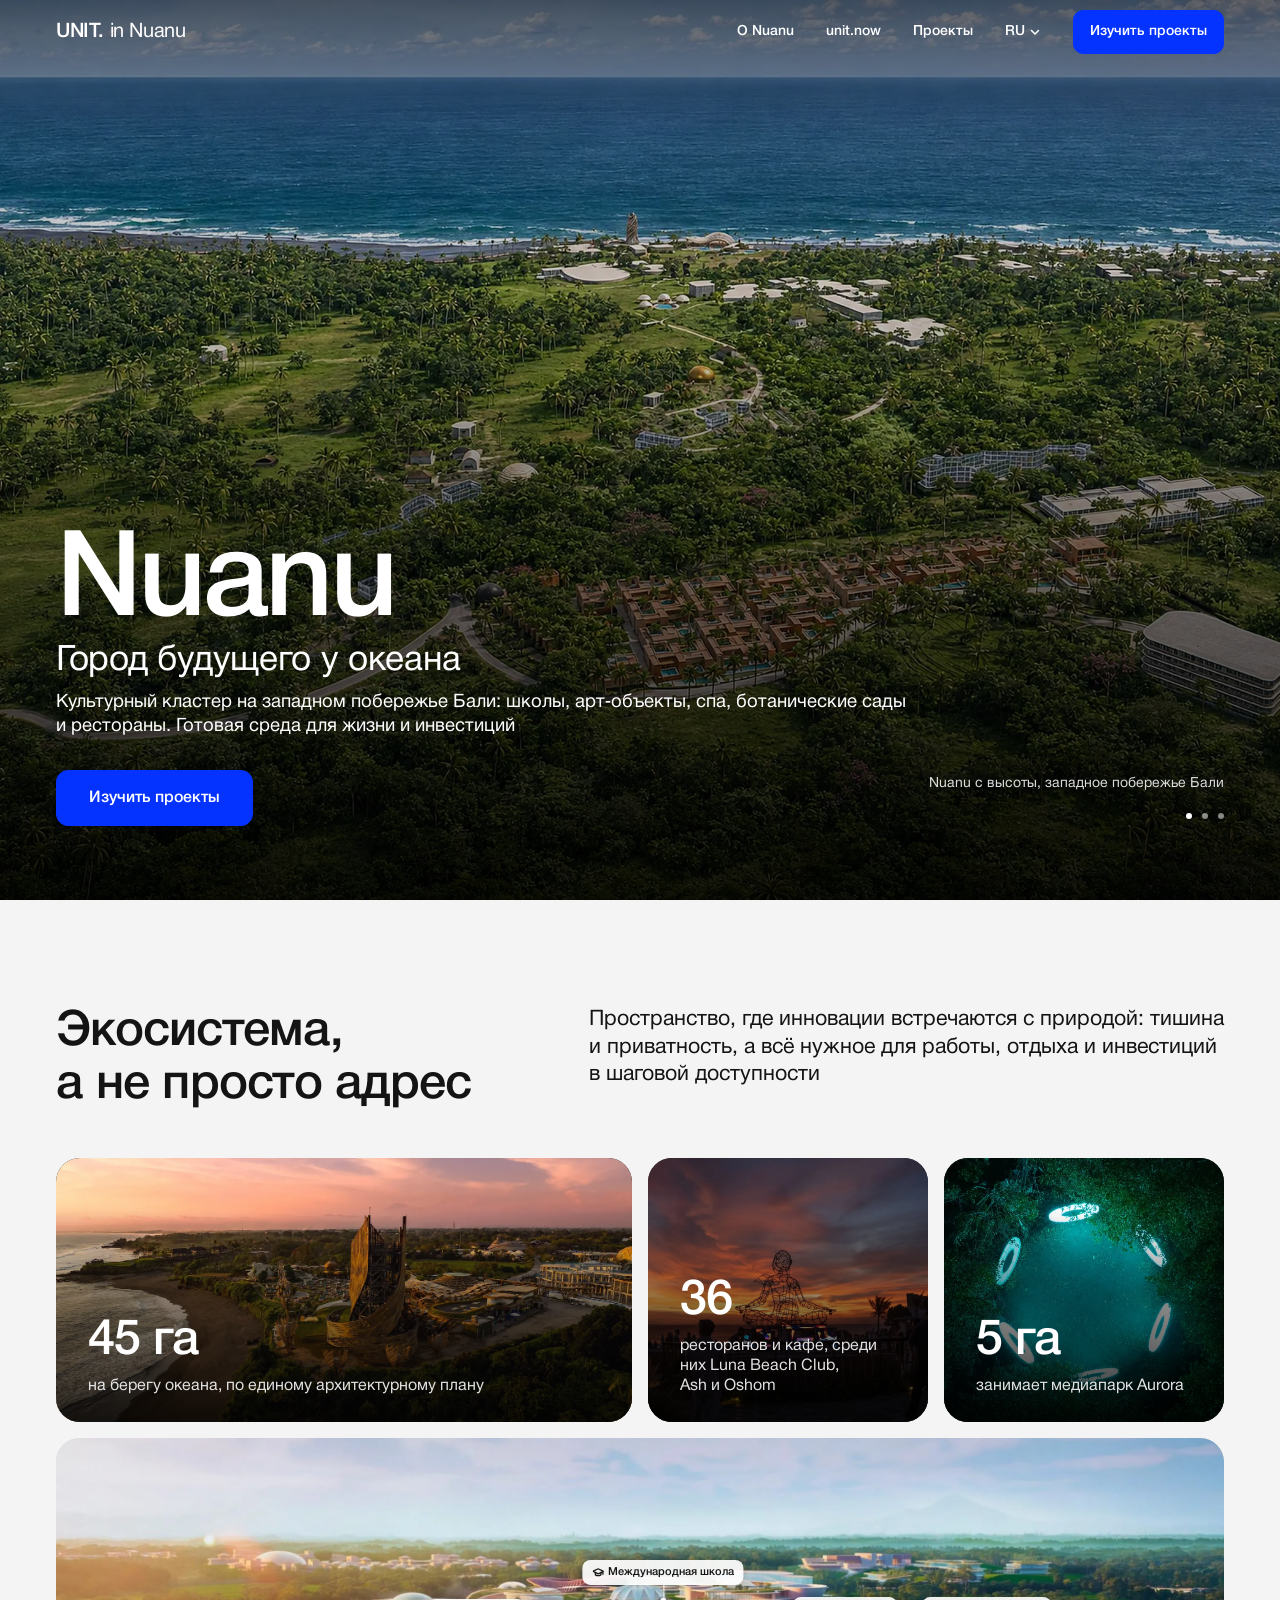
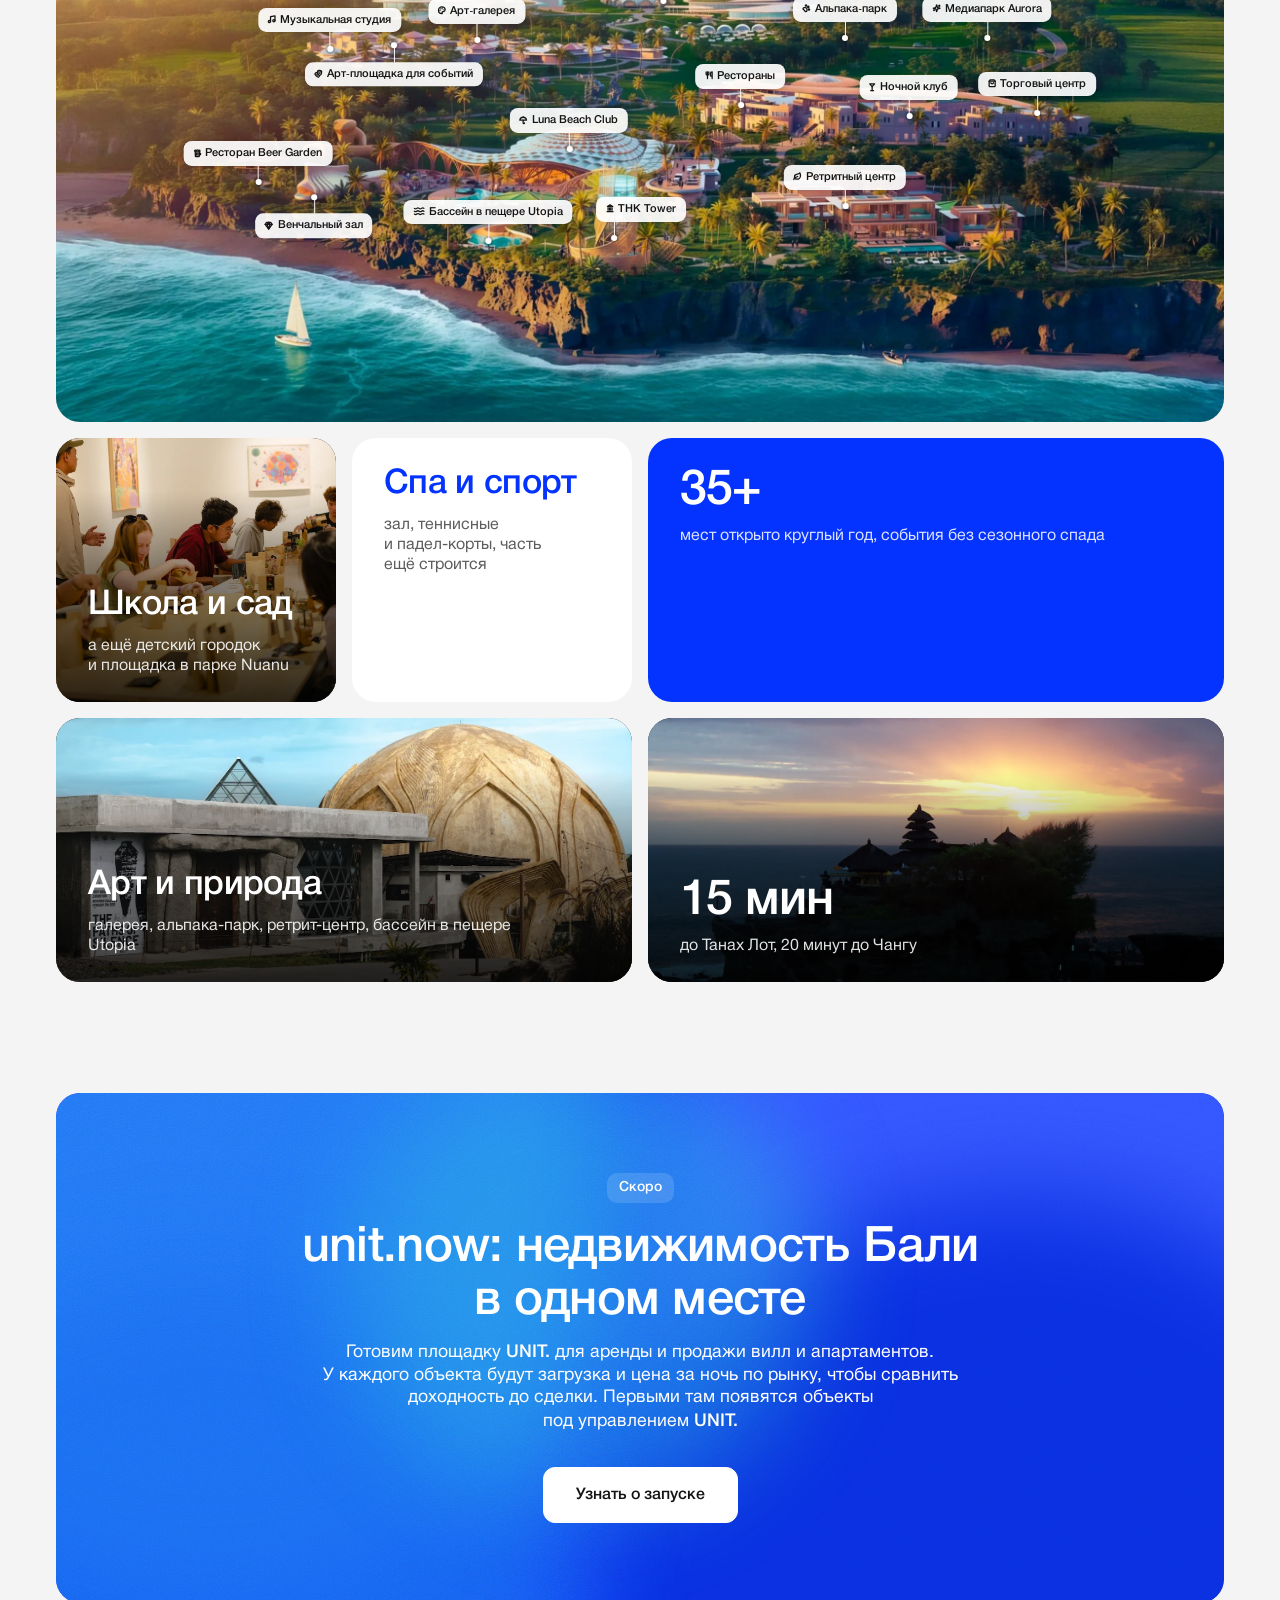
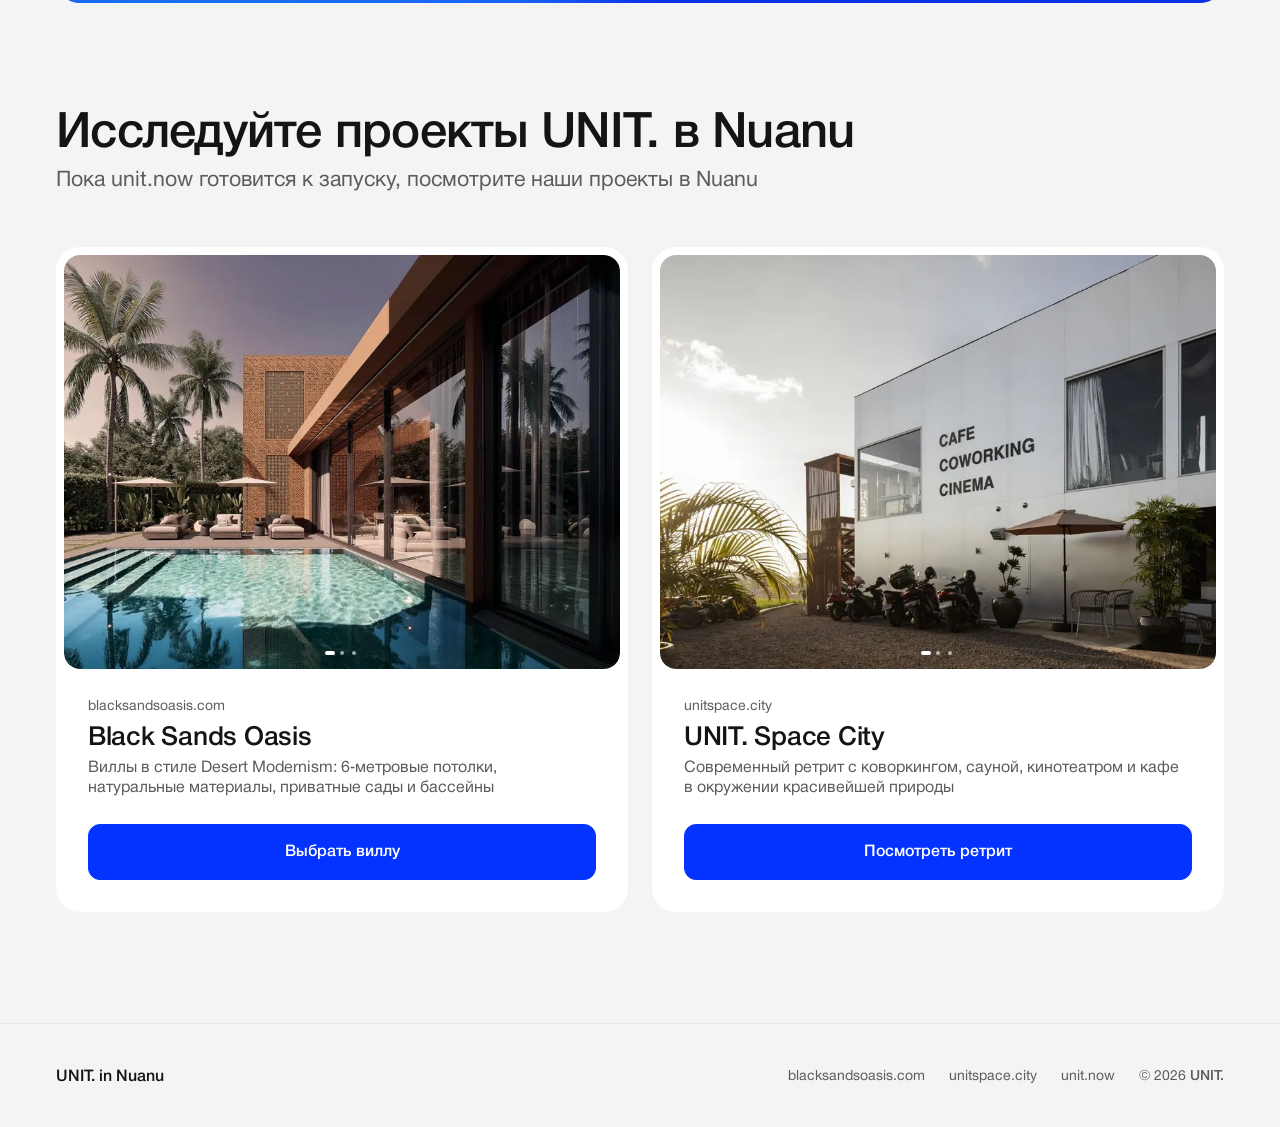
<file: ru/index.html>
<!doctype html>
<html lang="ru" data-root="../">
<head>
<meta charset="utf-8">
<meta name="viewport" content="width=device-width, initial-scale=1">
<meta name="robots" content="noindex, nofollow">
<meta http-equiv="Content-Security-Policy" content="default-src 'self'; script-src 'self'; style-src 'self' 'unsafe-inline'; img-src 'self' data:; font-src 'self'; connect-src 'self' https://unitdeveloper.com; form-action 'self'; base-uri 'self'; object-src 'none'; upgrade-insecure-requests">
<meta name="referrer" content="strict-origin-when-cross-origin">
<meta name="theme-color" content="#0433ff">
<title>Nuanu: a city of the future by the ocean in Bali</title>
<meta name="description" content="Nuanu is a cultural cluster on Bali’s west coast. Explore UNIT. projects in Nuanu: Black Sands Oasis villas, UNIT. Space City retreat and direct rentals on unit.now.">
<link rel="canonical" href="https://turbo1507.github.io/nuanu-city/ru/">
<link rel="alternate" hreflang="en" href="https://turbo1507.github.io/nuanu-city/">
<link rel="alternate" hreflang="ru" href="https://turbo1507.github.io/nuanu-city/ru/">
<link rel="alternate" hreflang="id" href="https://turbo1507.github.io/nuanu-city/id/">
<link rel="alternate" hreflang="fr" href="https://turbo1507.github.io/nuanu-city/fr/">
<link rel="alternate" hreflang="es" href="https://turbo1507.github.io/nuanu-city/es/">
<link rel="alternate" hreflang="uk" href="https://turbo1507.github.io/nuanu-city/uk/">
<link rel="alternate" hreflang="it" href="https://turbo1507.github.io/nuanu-city/it/">
<link rel="alternate" hreflang="tr" href="https://turbo1507.github.io/nuanu-city/tr/">
<link rel="alternate" hreflang="nl" href="https://turbo1507.github.io/nuanu-city/nl/">
<link rel="alternate" hreflang="x-default" href="https://turbo1507.github.io/nuanu-city/">
<meta property="og:type" content="website">
<meta property="og:site_name" content="UNIT. in Nuanu">
<meta property="og:url" content="https://turbo1507.github.io/nuanu-city/ru/">
<meta property="og:title" content="Nuanu: a city of the future by the ocean">
<meta property="og:description" content="Nuanu is a cultural cluster on Bali’s west coast. Explore UNIT. projects in Nuanu: Black Sands Oasis villas, UNIT. Space City retreat and direct rentals on unit.now.">
<meta property="og:image" content="https://turbo1507.github.io/nuanu-city/assets/img/og.jpg">
<meta property="og:image:width" content="1200">
<meta property="og:image:height" content="630">
<meta property="og:image:alt" content="Nuanu on the west coast of Bali, aerial view towards the ocean">
<meta property="og:locale" content="ru_RU">
<meta property="og:locale:alternate" content="en_US">
<meta property="og:locale:alternate" content="id_ID">
<meta property="og:locale:alternate" content="fr_FR">
<meta property="og:locale:alternate" content="es_ES">
<meta property="og:locale:alternate" content="uk_UA">
<meta property="og:locale:alternate" content="it_IT">
<meta property="og:locale:alternate" content="tr_TR">
<meta property="og:locale:alternate" content="nl_NL">
<meta name="twitter:card" content="summary_large_image">
<script type="application/ld+json">{"@context":"https://schema.org","@graph":[{"@type":"WebSite","name":"UNIT. in Nuanu","url":"https://turbo1507.github.io/nuanu-city/","inLanguage":["en","ru","id","fr","es","uk","it","tr","nl"]},{"@type":"Organization","name":"UNIT.","url":"https://unitdeveloper.com","sameAs":["https://blacksandsoasis.com","https://unitspace.city","https://unit.now"]}]}</script>
<link rel="icon" href="data:image/svg+xml,%3Csvg xmlns=%27http://www.w3.org/2000/svg%27 viewBox=%270 0 32 32%27%3E%3Crect width=%2732%27 height=%2732%27 rx=%278%27 fill=%27%230433ff%27/%3E%3Ccircle cx=%2722%27 cy=%2722%27 r=%273%27 fill=%27%23fff%27/%3E%3C/svg%3E">
<link rel="preload" href="../assets/fonts/hn-medium.woff2" as="font" type="font/woff2" crossorigin>
<link rel="preload" href="../assets/fonts/hn-roman.woff2" as="font" type="font/woff2" crossorigin>
<link rel="stylesheet" href="../assets/site.css?v=mwpkd9ih">

</head>
<body>
<header class="hdr">
  <div class="container hdr-in">
    <a class="wordmark" href="#top"><i class="u5">UNIT.</i> in Nuanu</a>
    <nav class="nav" aria-label="Основное меню">
      <a href="#about">О Nuanu</a>
      <a href="#now">unit.now</a>
      <a href="#projects">Проекты</a>
    </nav>
    <div class="lang-dd">
      <button type="button" class="lang-dd-btn" aria-expanded="false" aria-controls="langList" aria-label="Язык: Русский"><span>RU</span><svg viewBox="0 0 12 12" aria-hidden="true"><path d="M2.5 4.5 6 8l3.5-3.5"/></svg></button>
      <ul class="lang-dd-list" id="langList" hidden><li><a href="../" hreflang="en" lang="en">English</a></li><li><a href="../ru/" hreflang="ru" lang="ru" aria-current="true">Русский</a></li><li><a href="../id/" hreflang="id" lang="id">Bahasa Indonesia</a></li><li><a href="../fr/" hreflang="fr" lang="fr">Français</a></li><li><a href="../es/" hreflang="es" lang="es">Español</a></li><li><a href="../uk/" hreflang="uk" lang="uk">Українська</a></li><li><a href="../it/" hreflang="it" lang="it">Italiano</a></li><li><a href="../tr/" hreflang="tr" lang="tr">Türkçe</a></li><li><a href="../nl/" hreflang="nl" lang="nl">Nederlands</a></li></ul>
    </div>
    <a class="btn btn-sm hdr-cta" href="#projects">Изучить проекты</a>
  </div>
</header>

<main id="top">
  <section class="hero">
    <div class="hero-media">
      <div class="hero-slide on"><picture>
        <source media="(max-width:599px)" srcset="../assets/img/hero-m.webp" type="image/webp">
        <img src="../assets/img/hero.webp" alt="Nuanu на западном побережье Бали, вид с воздуха на океан" fetchpriority="high" width="2200" height="1467">
      </picture></div>
      <div class="hero-slide"><picture>
        <source media="(max-width:599px)" srcset="../assets/img/hero2-m.webp" type="image/webp">
        <img src="../assets/img/hero2.webp" alt="Побережье Nuanu на закате" loading="lazy" width="2200" height="1467">
      </picture></div>
      <div class="hero-slide"><picture>
        <source media="(max-width:599px)" srcset="../assets/img/hero3-m.webp" type="image/webp">
        <img src="../assets/img/hero3.webp" alt="Ресторан из бамбука в Nuanu" loading="lazy" width="2200" height="1467">
      </picture></div>
    </div>
    <div class="container hero-in">
      <h1 class="t">Nuanu</h1>
      <p class="t h1-sub">Город будущего у океана</p>
      <p class="t hero-p">Культурный кластер на западном побережье Бали: школы, арт‑объекты, спа, ботанические сады и рестораны. Готовая среда для жизни и инвестиций</p>
      <div class="btns">
        <a class="btn btn-blue" href="#projects"><span>Изучить проекты</span></a>
      </div>
    </div>
    <div class="hero-caps"><p class="hero-cap on">Nuanu с высоты, западное побережье Бали</p><p class="hero-cap" aria-hidden="true">Побережье Nuanu на закате</p><p class="hero-cap" aria-hidden="true">Ресторан из бамбука в Nuanu</p></div>
    <div class="hero-dots" role="group" aria-label="Фото"></div>
  </section>

  <section class="sec" id="about">
    <div class="container">
      <div class="about">
        <h2 class="t h2"><span class="ln">Экосистема,</span> <span class="ln">а не просто адрес</span></h2>
        <p class="t">Пространство, где инновации встречаются с природой: тишина и приватность, а всё нужное для работы, отдыха и инвестиций в шаговой доступности</p>
      </div>
      <ul class="bento">
        <li class="bento-card b-1 is-photo"><picture><source media="(max-width:767px)" srcset="../assets/img/b-ocean-m.webp"><img src="../assets/img/b-ocean.webp" alt="" loading="lazy"></picture><b class="t bento-v">45 га</b><span class="t bento-c">на берегу океана, по единому архитектурному плану</span></li>
        <li class="bento-card b-2 is-photo"><picture><source media="(max-width:767px)" srcset="../assets/img/b-luna-m.webp"><img src="../assets/img/b-luna.webp" alt="" loading="lazy"></picture><b class="t bento-v">36</b><span class="t bento-c">ресторанов и кафе, среди них Luna Beach Club, Ash и Oshom</span></li>
        <li class="bento-card b-3 is-photo"><picture><source media="(max-width:767px)" srcset="../assets/img/b-aurora-m.webp"><img src="../assets/img/b-aurora.webp" alt="" loading="lazy"></picture><b class="t bento-v">5 га</b><span class="t bento-c">занимает медиапарк Aurora</span></li>
        <li class="plan"><div class="plan-canvas">
        <picture><source media="(max-width:767px)" srcset="../assets/img/plan-m.webp" width="1120" height="1156"><img src="../assets/img/plan.webp" srcset="../assets/img/plan-s.webp 1200w, ../assets/img/plan.webp 2400w" sizes="(max-width:1599px) 100vw, 1600px" alt="Мастер‑план Nuanu у океана" width="2400" height="1200" loading="lazy"></picture>
        <ul class="pchips" aria-label="Локации на мастер‑плане Nuanu">
          <li class="pchip" data-k="school" style="--x:51.98;--y:27.98;--mx:52.09;--my:36.44"><svg class="pi" viewBox="2 5 20.02 14" style="--r:1.43" aria-hidden="true"><path d="M21.42 10.922a1 1 0 0 0-.019-1.838L12.83 5.18a2 2 0 0 0-1.66 0L2.6 9.08a1 1 0 0 0 0 1.832l8.57 3.908a2 2 0 0 0 1.66 0z"/><path d="M22 10v6"/><path d="M6 12.5V16a6 3 0 0 0 12 0v-3.5"/></svg><span>Международная школа</span></li>
          <li class="pchip" data-k="gallery" style="--x:36.01;--y:34.6;--mx:30.93;--my:40.69"><svg class="pi" viewBox="2 2 19.99 20" style="--r:0.999" aria-hidden="true"><circle cx="13.5" cy="6.5" r=".5" fill="currentColor"/><circle cx="17.5" cy="10.5" r=".5" fill="currentColor"/><circle cx="8.5" cy="7.5" r=".5" fill="currentColor"/><circle cx="6.5" cy="12.5" r=".5" fill="currentColor"/><path d="M12 2C6.5 2 2 6.5 2 12s4.5 10 10 10c.926 0 1.648-.746 1.648-1.688 0-.437-.18-.835-.437-1.125-.29-.289-.438-.652-.438-1.125a1.64 1.64 0 0 1 1.668-1.668h1.996c3.051 0 5.555-2.503 5.555-5.554C21.965 6.012 17.461 2 12 2z"/></svg><span>Арт‑галерея</span></li>
          <li class="pchip" data-k="alpaca" style="--x:67.54;--y:34.27;--mx:72.71;--my:40.47"><svg class="pi" viewBox="2.01 2 19.99 20" style="--r:0.999" aria-hidden="true"><circle cx="11" cy="4" r="2"/><circle cx="18" cy="8" r="2"/><circle cx="20" cy="16" r="2"/><path d="M9 10a5 5 0 0 1 5 5v3.5a3.5 3.5 0 0 1-6.84 1.045Q6.52 17.48 4.46 16.84A3.5 3.5 0 0 1 5.5 10Z"/></svg><span>Альпака‑парк</span></li>
          <li class="pchip" data-k="aurora" style="--x:79.72;--y:34.27;--mx:88.85;--my:40.47"><svg class="pi" viewBox="2 2 20 20" style="--r:1" aria-hidden="true"><path d="M9.937 15.5A2 2 0 0 0 8.5 14.063l-6.135-1.582a.5.5 0 0 1 0-.962L8.5 9.936A2 2 0 0 0 9.937 8.5l1.582-6.135a.5.5 0 0 1 .963 0L14.063 8.5A2 2 0 0 0 15.5 9.937l6.135 1.581a.5.5 0 0 1 0 .964L15.5 14.063a2 2 0 0 0-1.437 1.437l-1.582 6.135a.5.5 0 0 1-.963 0z"/><path d="M20 3v4"/><path d="M22 5h-4"/><path d="M4 17v2"/><path d="M5 18H3"/></svg><span>Медиапарк Aurora</span></li>
          <li class="pchip" data-k="rest" style="--x:58.59;--y:45.73;--mx:60.85;--my:47.83"><svg class="pi" viewBox="3 2 18 20" style="--r:0.9" aria-hidden="true"><path d="M3 2v7c0 1.1.9 2 2 2h4a2 2 0 0 0 2-2V2"/><path d="M7 2v20"/><path d="M21 15V2a5 5 0 0 0-5 5v6c0 1.1.9 2 2 2h3Zm0 0v7"/></svg><span>Рестораны</span></li>
          <li class="pchip" data-k="shop" style="--x:83.99;--y:47.02;--mx:94.5;--my:48.66"><svg class="pi" viewBox="3 2 18 20" style="--r:0.9" aria-hidden="true"><path d="M6 2 3 6v14a2 2 0 0 0 2 2h14a2 2 0 0 0 2-2V6l-3-4Z"/><path d="M3 6h18"/><path d="M16 10a4 4 0 0 1-8 0"/></svg><span>Торговый центр</span></li>
          <li class="pchip" data-k="luna" style="--x:43.91;--y:53.31;--mx:41.4;--my:52.7"><svg class="pi" viewBox="2 2 20 20" style="--r:1" aria-hidden="true"><path d="M22 12a10.06 10.06 1 0 0-20 0Z"/><path d="M12 12v8a2 2 0 0 0 4 0"/><path d="M12 2v1"/></svg><span>Luna Beach Club</span></li>
          <li class="pchip" data-k="retreat" style="--x:67.54;--y:62.98;--mx:72.71;--my:58.9"><svg class="pi" viewBox="2 2 19 19" style="--r:1" aria-hidden="true"><path d="M11 20A7 7 0 0 1 9.8 6.1C15.5 5 17 4.48 19 2c1 2 2 4.18 2 8 0 5.5-4.78 10-10 10Z"/><path d="M2 21c0-3 1.85-5.36 5.08-6C9.5 14.52 12 13 13 12"/></svg><span>Ретритный центр</span></li>
          <li class="pchip" data-k="cave" style="--x:36.99;--y:68.95;--mx:32.23;--my:62.73"><svg class="pi" viewBox="2 5 20 14" style="--r:1.429" aria-hidden="true"><path d="M2 6c.6.5 1.2 1 2.5 1C7 7 7 5 9.5 5c2.6 0 2.4 2 5 2 2.5 0 2.5-2 5-2 1.3 0 1.9.5 2.5 1"/><path d="M2 12c.6.5 1.2 1 2.5 1 2.5 0 2.5-2 5-2 2.6 0 2.4 2 5 2 2.5 0 2.5-2 5-2 1.3 0 1.9.5 2.5 1"/><path d="M2 18c.6.5 1.2 1 2.5 1 2.5 0 2.5-2 5-2 2.6 0 2.4 2 5 2 2.5 0 2.5-2 5-2 1.3 0 1.9.5 2.5 1"/></svg><span>Бассейн в пещере Utopia</span></li>
          <li class="pchip" data-k="music" style="--x:23.43;--y:36.05;--mx:14.26;--my:41.62"><svg class="pi" viewBox="3 3 18 18" style="--r:1" aria-hidden="true"><path d="M9 18V5l12-2v13"/><circle cx="6" cy="18" r="3"/><circle cx="18" cy="16" r="3"/></svg><span>Музыкальная студия</span></li>
          <li class="pchip" data-k="beer" style="--x:17.3;--y:58.95;--mx:6.14;--my:56.31"><svg class="pi" viewBox="3 2 18 20" style="--r:0.9" aria-hidden="true"><path d="M17 11h1a3 3 0 0 1 0 6h-1"/><path d="M9 12v6"/><path d="M13 12v6"/><path d="M14 7.5c-1 0-1.44.5-3 .5s-2-.5-3-.5-1.72.5-2.5.5a2.5 2.5 0 0 1 0-5c.78 0 1.57.5 2.5.5S9.44 2 11 2s2 1.5 3 1.5 1.72-.5 2.5-.5a2.5 2.5 0 0 1 0 5c-.78 0-1.5-.5-2.5-.5Z"/><path d="M5 8v12a2 2 0 0 0 2 2h8a2 2 0 0 0 2-2V8"/></svg><span>Ресторан Beer Garden</span></li>
          <li class="pchip" data-k="club" style="--x:73.02;--y:47.66;--mx:79.97;--my:49.07"><svg class="pi" viewBox="5 3 14 19" style="--r:0.737" aria-hidden="true"><path d="M8 22h8"/><path d="M12 11v11"/><path d="m19 3-7 8-7-8Z"/></svg><span>Ночной клуб</span></li>
          <li class="pchip" data-k="venue" style="--x:28.91;--y:35.56;--mx:21.52;--my:41.3"><svg class="pi" viewBox="1.96 2 20.04 19.97" style="--r:1.004" aria-hidden="true"><path d="M10 11h.01"/><path d="M14 6h.01"/><path d="M18 6h.01"/><path d="M6.5 13.1h.01"/><path d="M22 5c0 9-4 12-6 12s-6-3-6-12c0-2 2-3 6-3s6 1 6 3"/><path d="M17.4 9.9c-.8.8-2 .8-2.8 0"/><path d="M10.1 7.1C9 7.2 7.7 7.7 6 8.6c-3.5 2-4.7 3.9-3.7 5.6 4.5 7.8 9.5 8.4 11.2 7.4.9-.5 1.9-2.1 1.9-4.7"/><path d="M9.1 16.5c.3-1.1 1.4-1.7 2.4-1.4"/></svg><span>Арт‑площадка для событий</span></li>
          <li class="pchip" data-k="wedding" style="--x:22.06;--y:61.53;--mx:12.45;--my:57.97"><svg class="pi" viewBox="2 3 20 19" style="--r:1.053" aria-hidden="true"><path d="M6 3h12l4 6-10 13L2 9Z"/><path d="M11 3 8 9l4 13 4-13-3-6"/><path d="M2 9h20"/></svg><span>Венчальный зал</span></li>
          <li class="pchip" data-k="thk" style="--x:47.78;--y:68.47;--mx:46.53;--my:62.42"><svg class="pi" viewBox="3 2 18 20" style="--r:0.9" aria-hidden="true"><line x1="3" x2="21" y1="22" y2="22"/><line x1="6" x2="6" y1="18" y2="11"/><line x1="10" x2="10" y1="18" y2="11"/><line x1="14" x2="14" y1="18" y2="11"/><line x1="18" x2="18" y1="18" y2="11"/><polygon points="12 2 20 7 4 7"/></svg><span>THK Tower</span></li>
        </ul>
        </div></li>
        <li class="bento-card b-4 is-photo"><picture><source media="(max-width:767px)" srcset="../assets/img/b-school-m.webp"><img src="../assets/img/b-school.webp" alt="" loading="lazy"></picture><b class="t bento-v">Школа и сад</b><span class="t bento-c">а ещё детский городок и площадка в парке Nuanu</span></li>
        <li class="bento-card b-5"><b class="t bento-v">Спа и спорт</b><span class="t bento-c">зал, теннисные и <i class="nw">падел-корты</i>, часть ещё строится</span></li>
        <li class="bento-card b-6"><b class="t bento-v">35+</b><span class="t bento-c">мест открыто круглый год, события без сезонного спада</span></li>
        <li class="bento-card b-7 is-photo"><picture><source media="(max-width:767px)" srcset="../assets/img/b-art-m.webp"><img src="../assets/img/b-art.webp" alt="" loading="lazy"></picture><b class="t bento-v">Арт и природа</b><span class="t bento-c">галерея, <i class="nw">альпака-парк</i>, <i class="nw">ретрит-центр</i>, бассейн в пещере Utopia</span></li>
        <li class="bento-card b-8 is-photo"><picture><source media="(max-width:767px)" srcset="../assets/img/b-tanah-m.webp"><img src="../assets/img/b-tanah.webp" alt="" loading="lazy"></picture><b class="t bento-v">15 мин</b><span class="t bento-c">до Танах Лот, 20 минут до Чангу</span></li>
      </ul>
    </div>
  </section>


  <section class="sec" id="now">
    <div class="container">
      <div class="sub">
        <div class="sub-bg" aria-hidden="true"><span class="sub-blobs"><i></i><i></i><i></i><i></i><i></i></span><span class="sub-grain"></span></div>
        <span class="sub-tag">Скоро</span>
        <h2 class="t h2">unit.now: недвижимость Бали в одном месте</h2>
        <p class="t sub-p">Готовим площадку <i class="u5">UNIT.</i> для аренды и продажи вилл и апартаментов. У каждого объекта будут загрузка и цена за ночь по рынку, чтобы сравнить доходность до сделки. Первыми там появятся объекты под управлением <i class="u5">UNIT.</i></p>
        <a class="btn btn-white sub-btn" href="https://unit.now">Узнать о запуске</a>
      </div>
    </div>
  </section>
  <section class="sec prj-sec sec-last" id="projects">
    <div class="container">
      <h2 class="t h2">Исследуйте проекты <i class="u5">UNIT.</i> в Nuanu</h2>
      <p class="t prj-lead">Пока unit.now готовится к запуску, посмотрите наши проекты в Nuanu</p>
      <div class="prj-list">
        <article class="prj">
          <div class="prj-photo prj-gal">
            <div class="gal-track"><img src="../assets/img/p-bso.webp" alt="Вилла Black Sands Oasis с собственным бассейном" width="900" height="585" loading="lazy"><img src="../assets/img/p-bso-2.webp" alt="" width="900" height="640" loading="lazy"><img src="../assets/img/p-bso-3.webp" alt="" width="900" height="640" loading="lazy"></div>
            <button class="gal-arr gal-prev" type="button" aria-label="Предыдущее фото"><svg viewBox="0 0 16 16" width="16" height="16" aria-hidden="true"><path d="M10 3 5 8l5 5" fill="none" stroke="currentColor" stroke-width="1.6" stroke-linecap="round" stroke-linejoin="round"/></svg></button><button class="gal-arr gal-next" type="button" aria-label="Следующее фото"><svg viewBox="0 0 16 16" width="16" height="16" aria-hidden="true"><path d="M6 3l5 5-5 5" fill="none" stroke="currentColor" stroke-width="1.6" stroke-linecap="round" stroke-linejoin="round"/></svg></button>
            <div class="gal-dots" role="group" aria-label="Фото"></div>
          </div>
          <div class="prj-body">
            <span class="t prj-dom">blacksandsoasis.com</span>
            <h3 class="t">Black Sands Oasis</h3>
            <p class="t">Виллы в стиле Desert Modernism: 6‑метровые потолки, натуральные материалы, приватные сады и бассейны</p>
            <a class="btn btn-blue" href="https://blacksandsoasis.com">Выбрать виллу</a>
          </div>
        </article>
        <article class="prj">
          <div class="prj-photo prj-gal">
            <div class="gal-track"><img src="../assets/img/p-space.webp" alt="Здание UNIT. Space City с кафе, коворкингом и кинотеатром" width="900" height="600" loading="lazy"><img src="../assets/img/p-space-2.webp" alt="" width="900" height="640" loading="lazy"><img src="../assets/img/p-space-3.webp" alt="" width="900" height="640" loading="lazy"></div>
            <button class="gal-arr gal-prev" type="button" aria-label="Предыдущее фото"><svg viewBox="0 0 16 16" width="16" height="16" aria-hidden="true"><path d="M10 3 5 8l5 5" fill="none" stroke="currentColor" stroke-width="1.6" stroke-linecap="round" stroke-linejoin="round"/></svg></button><button class="gal-arr gal-next" type="button" aria-label="Следующее фото"><svg viewBox="0 0 16 16" width="16" height="16" aria-hidden="true"><path d="M6 3l5 5-5 5" fill="none" stroke="currentColor" stroke-width="1.6" stroke-linecap="round" stroke-linejoin="round"/></svg></button>
            <div class="gal-dots" role="group" aria-label="Фото"></div>
          </div>
          <div class="prj-body">
            <span class="t prj-dom">unitspace.city</span>
            <h3 class="t"><i class="u5">UNIT.</i> Space City</h3>
            <p class="t">Современный ретрит с коворкингом, сауной, кинотеатром и кафе в окружении красивейшей природы</p>
            <a class="btn btn-blue" href="https://unitspace.city">Посмотреть ретрит</a>
          </div>
        </article>
      </div>
    </div>
  </section>
</main>

<footer class="ftr">
  <div class="container ftr-in">
    <span class="t wordmark"><i class="u5">UNIT.</i> in Nuanu</span>
    <nav class="ftr-links" aria-label="Экосистема UNIT.">
      <a class="t" href="https://blacksandsoasis.com">blacksandsoasis.com</a>
      <a class="t" href="https://unitspace.city">unitspace.city</a>
      <a class="t" href="https://unit.now">unit.now</a>
      <span class="t">© 2026 <i class="u5">UNIT.</i></span>
    </nav>
  </div>
</footer>
<script src="../assets/site.js?v=mwpkd9ih" defer></script>
</body>
</html>
</file>
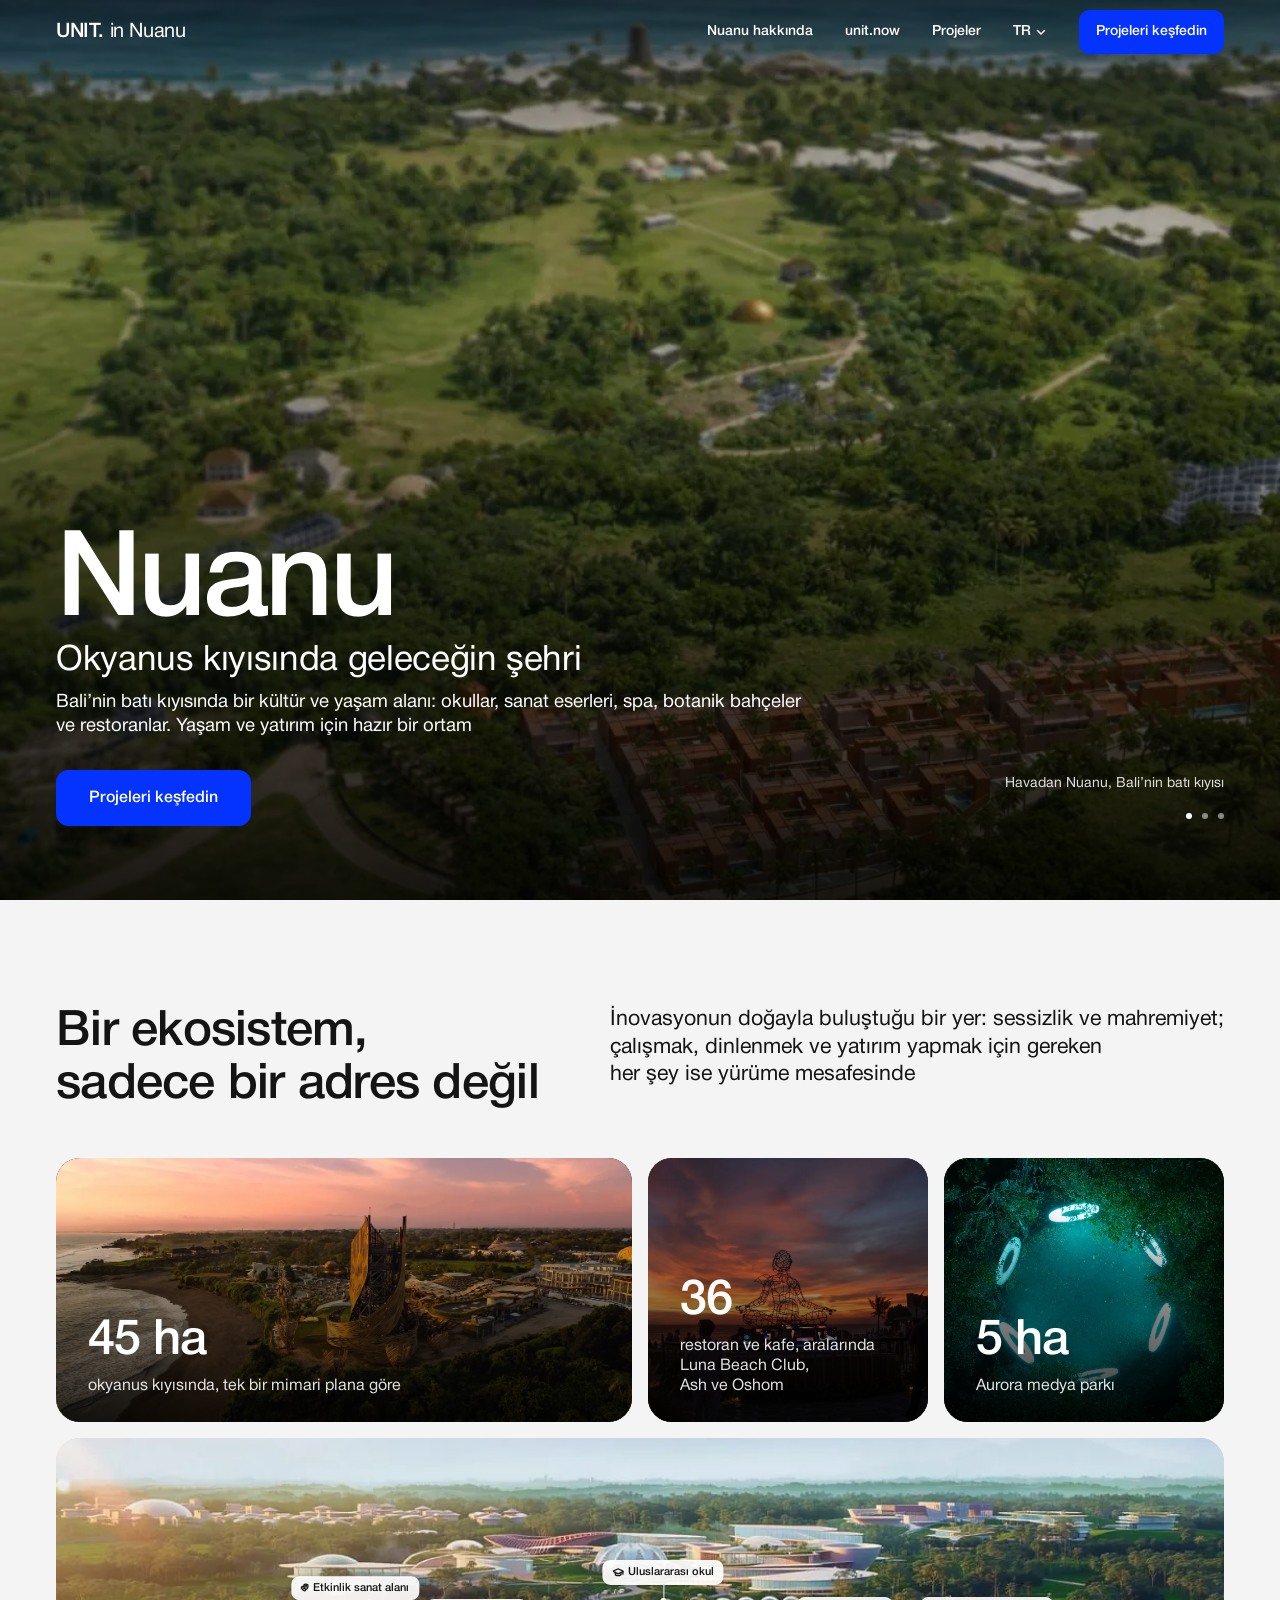
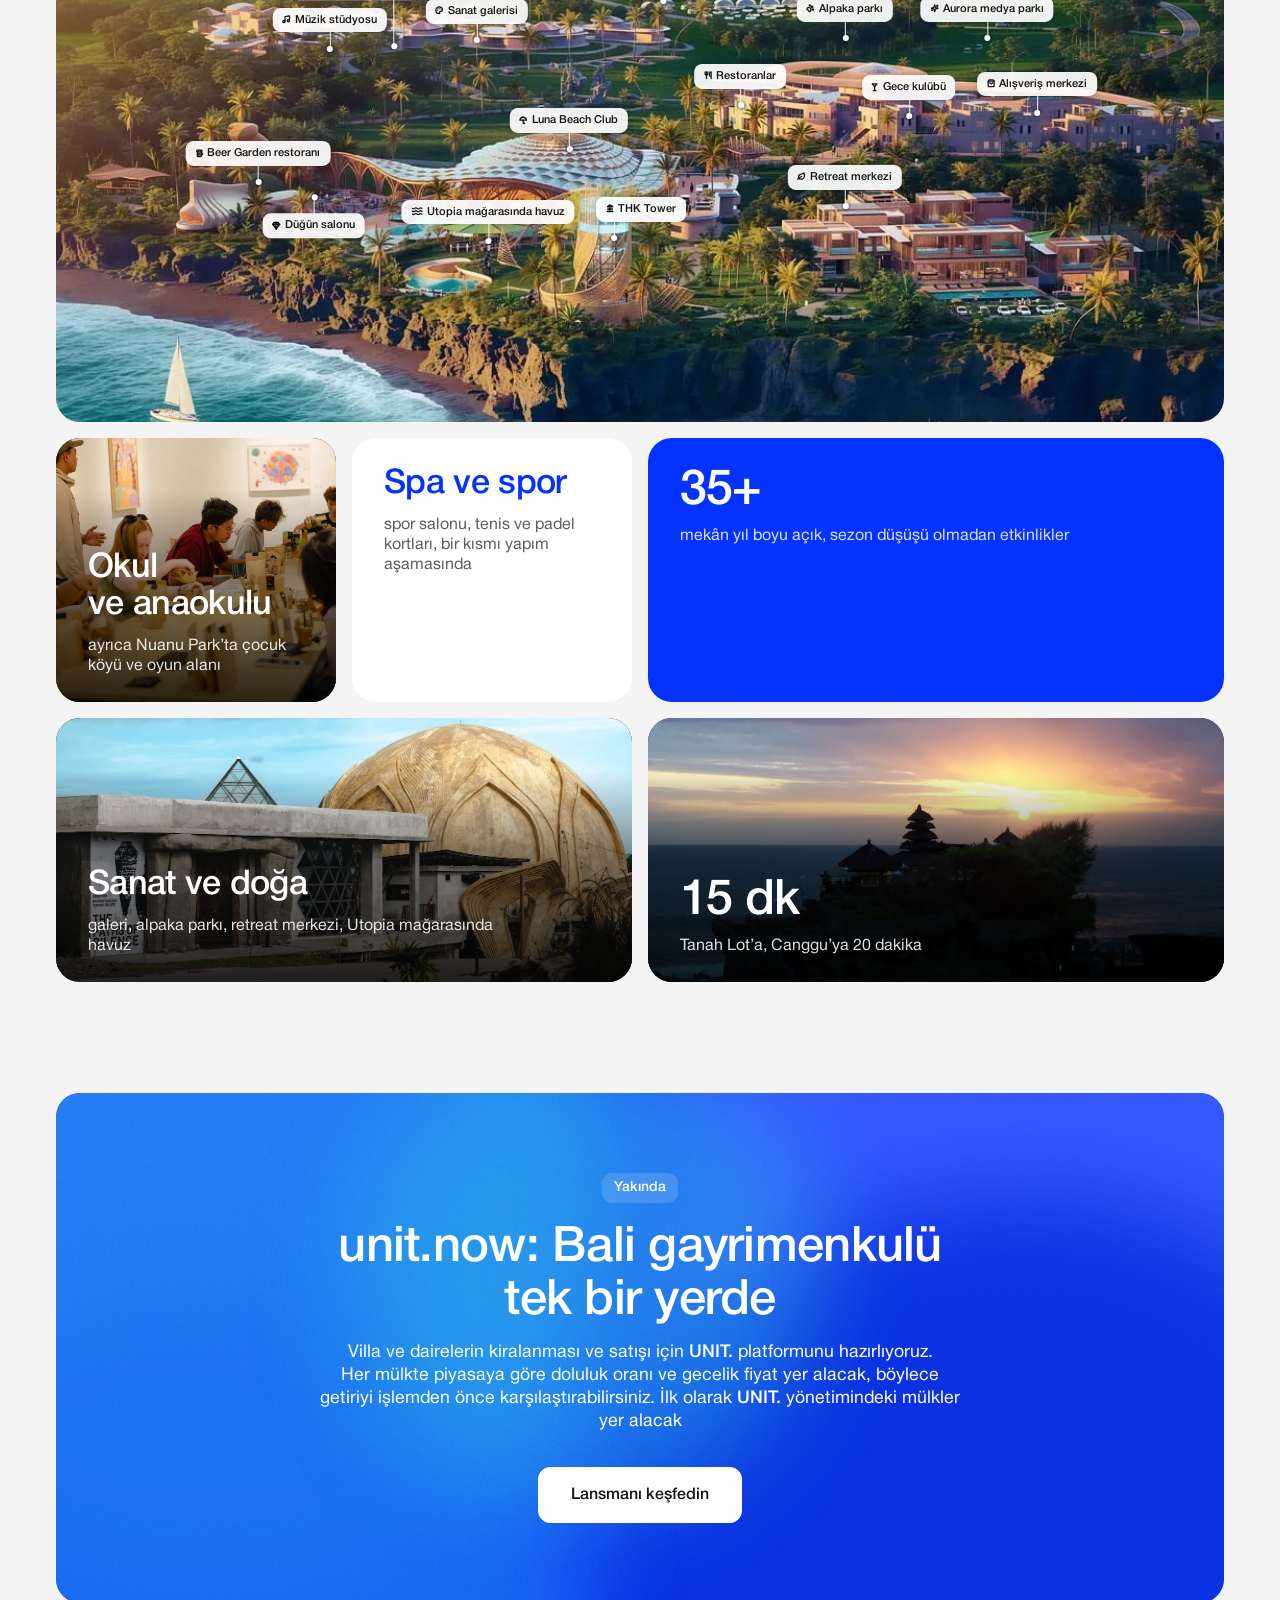
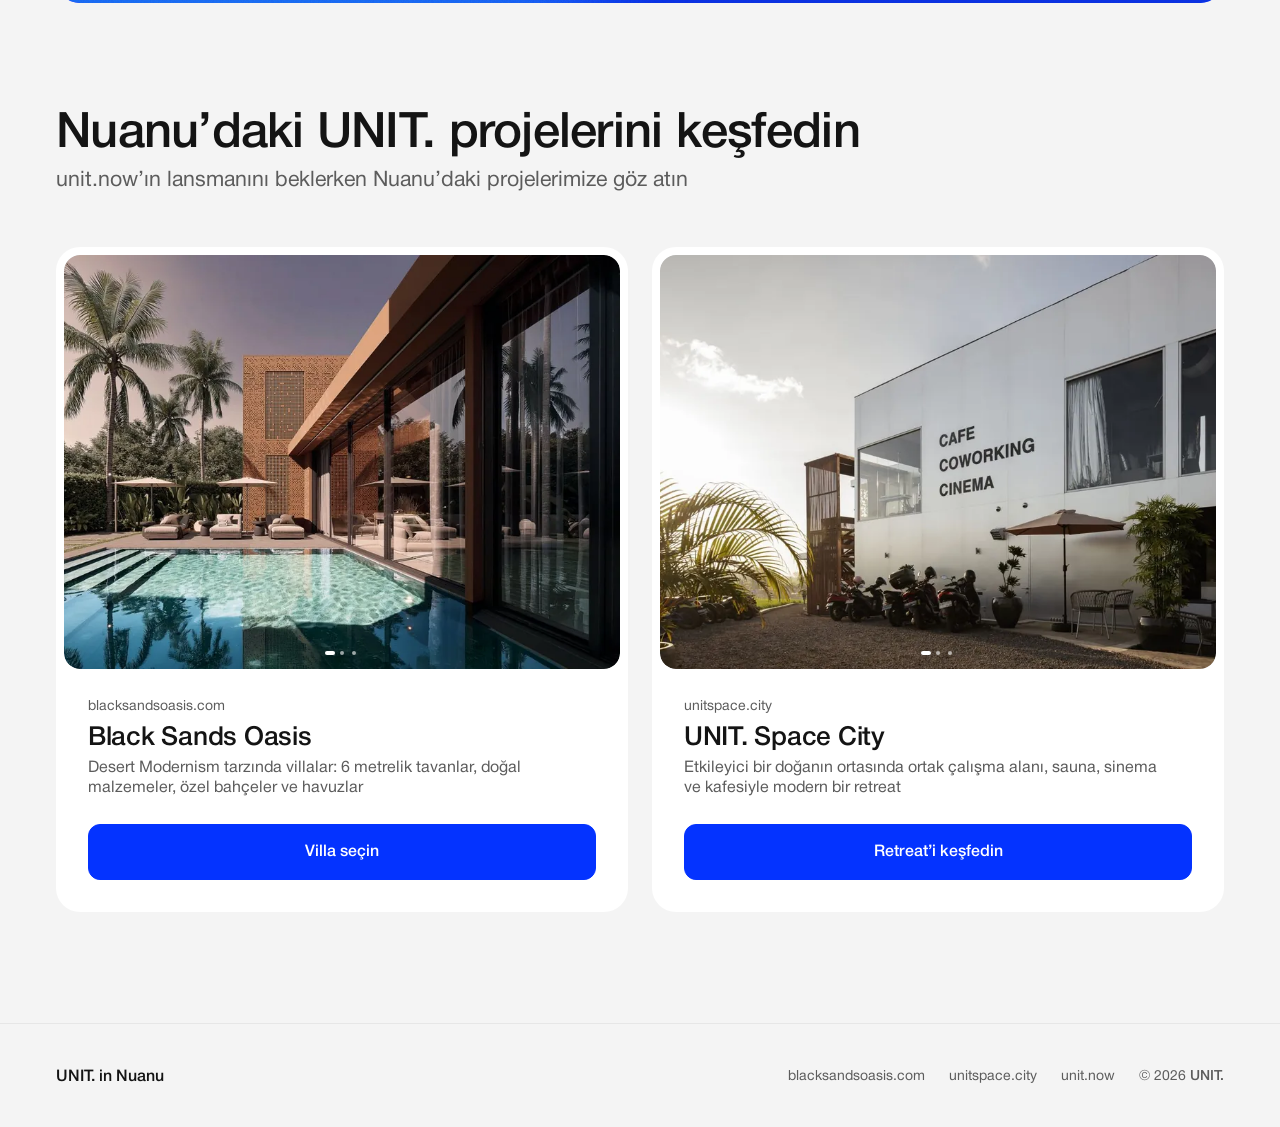
<file: tr/index.html>
<!doctype html>
<html lang="tr" data-root="../">
<head>
<meta charset="utf-8">
<meta name="viewport" content="width=device-width, initial-scale=1">
<meta name="robots" content="noindex, nofollow">
<meta http-equiv="Content-Security-Policy" content="default-src 'self'; script-src 'self'; style-src 'self' 'unsafe-inline'; img-src 'self' data:; font-src 'self'; connect-src 'self' https://unitdeveloper.com; form-action 'self'; base-uri 'self'; object-src 'none'; upgrade-insecure-requests">
<meta name="referrer" content="strict-origin-when-cross-origin">
<meta name="theme-color" content="#0433ff">
<title>Nuanu: a city of the future by the ocean in Bali</title>
<meta name="description" content="Nuanu is a cultural cluster on Bali’s west coast. Explore UNIT. projects in Nuanu: Black Sands Oasis villas, UNIT. Space City retreat and direct rentals on unit.now.">
<link rel="canonical" href="https://turbo1507.github.io/nuanu-city/tr/">
<link rel="alternate" hreflang="en" href="https://turbo1507.github.io/nuanu-city/">
<link rel="alternate" hreflang="ru" href="https://turbo1507.github.io/nuanu-city/ru/">
<link rel="alternate" hreflang="id" href="https://turbo1507.github.io/nuanu-city/id/">
<link rel="alternate" hreflang="fr" href="https://turbo1507.github.io/nuanu-city/fr/">
<link rel="alternate" hreflang="es" href="https://turbo1507.github.io/nuanu-city/es/">
<link rel="alternate" hreflang="uk" href="https://turbo1507.github.io/nuanu-city/uk/">
<link rel="alternate" hreflang="it" href="https://turbo1507.github.io/nuanu-city/it/">
<link rel="alternate" hreflang="tr" href="https://turbo1507.github.io/nuanu-city/tr/">
<link rel="alternate" hreflang="nl" href="https://turbo1507.github.io/nuanu-city/nl/">
<link rel="alternate" hreflang="x-default" href="https://turbo1507.github.io/nuanu-city/">
<meta property="og:type" content="website">
<meta property="og:site_name" content="UNIT. in Nuanu">
<meta property="og:url" content="https://turbo1507.github.io/nuanu-city/tr/">
<meta property="og:title" content="Nuanu: a city of the future by the ocean">
<meta property="og:description" content="Nuanu is a cultural cluster on Bali’s west coast. Explore UNIT. projects in Nuanu: Black Sands Oasis villas, UNIT. Space City retreat and direct rentals on unit.now.">
<meta property="og:image" content="https://turbo1507.github.io/nuanu-city/assets/img/og.jpg">
<meta property="og:image:width" content="1200">
<meta property="og:image:height" content="630">
<meta property="og:image:alt" content="Nuanu on the west coast of Bali, aerial view towards the ocean">
<meta property="og:locale" content="tr_TR">
<meta property="og:locale:alternate" content="en_US">
<meta property="og:locale:alternate" content="ru_RU">
<meta property="og:locale:alternate" content="id_ID">
<meta property="og:locale:alternate" content="fr_FR">
<meta property="og:locale:alternate" content="es_ES">
<meta property="og:locale:alternate" content="uk_UA">
<meta property="og:locale:alternate" content="it_IT">
<meta property="og:locale:alternate" content="nl_NL">
<meta name="twitter:card" content="summary_large_image">
<script type="application/ld+json">{"@context":"https://schema.org","@graph":[{"@type":"WebSite","name":"UNIT. in Nuanu","url":"https://turbo1507.github.io/nuanu-city/","inLanguage":["en","ru","id","fr","es","uk","it","tr","nl"]},{"@type":"Organization","name":"UNIT.","url":"https://unitdeveloper.com","sameAs":["https://blacksandsoasis.com","https://unitspace.city","https://unit.now"]}]}</script>
<link rel="icon" href="data:image/svg+xml,%3Csvg xmlns=%27http://www.w3.org/2000/svg%27 viewBox=%270 0 32 32%27%3E%3Crect width=%2732%27 height=%2732%27 rx=%278%27 fill=%27%230433ff%27/%3E%3Ccircle cx=%2722%27 cy=%2722%27 r=%273%27 fill=%27%23fff%27/%3E%3C/svg%3E">
<link rel="preload" href="../assets/fonts/hn-medium.woff2" as="font" type="font/woff2" crossorigin>
<link rel="preload" href="../assets/fonts/hn-roman.woff2" as="font" type="font/woff2" crossorigin>
<link rel="stylesheet" href="../assets/site.css?v=mwpkd9ih">

</head>
<body>
<header class="hdr">
  <div class="container hdr-in">
    <a class="wordmark" href="#top"><i class="u5">UNIT.</i> in Nuanu</a>
    <nav class="nav" aria-label="Ana menü">
      <a href="#about">Nuanu hakkında</a>
      <a href="#now">unit.now</a>
      <a href="#projects">Projeler</a>
    </nav>
    <div class="lang-dd">
      <button type="button" class="lang-dd-btn" aria-expanded="false" aria-controls="langList" aria-label="Dil: Türkçe"><span>TR</span><svg viewBox="0 0 12 12" aria-hidden="true"><path d="M2.5 4.5 6 8l3.5-3.5"/></svg></button>
      <ul class="lang-dd-list" id="langList" hidden><li><a href="../" hreflang="en" lang="en">English</a></li><li><a href="../ru/" hreflang="ru" lang="ru">Русский</a></li><li><a href="../id/" hreflang="id" lang="id">Bahasa Indonesia</a></li><li><a href="../fr/" hreflang="fr" lang="fr">Français</a></li><li><a href="../es/" hreflang="es" lang="es">Español</a></li><li><a href="../uk/" hreflang="uk" lang="uk">Українська</a></li><li><a href="../it/" hreflang="it" lang="it">Italiano</a></li><li><a href="../tr/" hreflang="tr" lang="tr" aria-current="true">Türkçe</a></li><li><a href="../nl/" hreflang="nl" lang="nl">Nederlands</a></li></ul>
    </div>
    <a class="btn btn-sm hdr-cta" href="#projects">Projeleri keşfedin</a>
  </div>
</header>

<main id="top">
  <section class="hero">
    <div class="hero-media">
      <div class="hero-slide on"><picture>
        <source media="(max-width:599px)" srcset="../assets/img/hero-m.webp" type="image/webp">
        <img src="../assets/img/hero.webp" alt="Bali’nin batı kıyısında Nuanu, okyanusa doğru havadan görünüm" fetchpriority="high" width="2200" height="1467">
      </picture></div>
      <div class="hero-slide"><picture>
        <source media="(max-width:599px)" srcset="../assets/img/hero2-m.webp" type="image/webp">
        <img src="../assets/img/hero2.webp" alt="Gün batımında Nuanu kıyısı" loading="lazy" width="2200" height="1467">
      </picture></div>
      <div class="hero-slide"><picture>
        <source media="(max-width:599px)" srcset="../assets/img/hero3-m.webp" type="image/webp">
        <img src="../assets/img/hero3.webp" alt="Nuanu’da bambu restoran" loading="lazy" width="2200" height="1467">
      </picture></div>
    </div>
    <div class="container hero-in">
      <h1 class="t">Nuanu</h1>
      <p class="t h1-sub">Okyanus kıyısında geleceğin şehri</p>
      <p class="t hero-p">Bali’nin batı kıyısında bir kültür ve yaşam alanı: okullar, sanat eserleri, spa, botanik bahçeler ve restoranlar. Yaşam ve yatırım için hazır bir ortam</p>
      <div class="btns">
        <a class="btn btn-blue" href="#projects"><span>Projeleri keşfedin</span></a>
      </div>
    </div>
    <div class="hero-caps"><p class="hero-cap on">Havadan Nuanu, Bali’nin batı kıyısı</p><p class="hero-cap" aria-hidden="true">Gün batımında Nuanu kıyısı</p><p class="hero-cap" aria-hidden="true">Nuanu’da bambu restoran</p></div>
    <div class="hero-dots" role="group" aria-label="Fotoğraflar"></div>
  </section>

  <section class="sec" id="about">
    <div class="container">
      <div class="about">
        <h2 class="t h2"><span class="ln">Bir ekosistem,</span> <span class="ln">sadece bir adres değil</span></h2>
        <p class="t">İnovasyonun doğayla buluştuğu bir yer: sessizlik ve mahremiyet; çalışmak, dinlenmek ve yatırım yapmak için gereken her şey ise yürüme mesafesinde</p>
      </div>
      <ul class="bento">
        <li class="bento-card b-1 is-photo"><picture><source media="(max-width:767px)" srcset="../assets/img/b-ocean-m.webp"><img src="../assets/img/b-ocean.webp" alt="" loading="lazy"></picture><b class="t bento-v">45 ha</b><span class="t bento-c">okyanus kıyısında, tek bir mimari plana göre</span></li>
        <li class="bento-card b-2 is-photo"><picture><source media="(max-width:767px)" srcset="../assets/img/b-luna-m.webp"><img src="../assets/img/b-luna.webp" alt="" loading="lazy"></picture><b class="t bento-v">36</b><span class="t bento-c">restoran ve kafe, aralarında Luna Beach Club, Ash ve Oshom</span></li>
        <li class="bento-card b-3 is-photo"><picture><source media="(max-width:767px)" srcset="../assets/img/b-aurora-m.webp"><img src="../assets/img/b-aurora.webp" alt="" loading="lazy"></picture><b class="t bento-v">5 ha</b><span class="t bento-c">Aurora medya parkı</span></li>
        <li class="plan"><div class="plan-canvas">
        <picture><source media="(max-width:767px)" srcset="../assets/img/plan-m.webp" width="1120" height="1156"><img src="../assets/img/plan.webp" srcset="../assets/img/plan-s.webp 1200w, ../assets/img/plan.webp 2400w" sizes="(max-width:1599px) 100vw, 1600px" alt="Okyanus kıyısında Nuanu master planı" width="2400" height="1200" loading="lazy"></picture>
        <ul class="pchips" aria-label="Nuanu master planındaki konumlar">
          <li class="pchip" data-k="school" style="--x:51.98;--y:27.98;--mx:52.09;--my:36.44"><svg class="pi" viewBox="2 5 20.02 14" style="--r:1.43" aria-hidden="true"><path d="M21.42 10.922a1 1 0 0 0-.019-1.838L12.83 5.18a2 2 0 0 0-1.66 0L2.6 9.08a1 1 0 0 0 0 1.832l8.57 3.908a2 2 0 0 0 1.66 0z"/><path d="M22 10v6"/><path d="M6 12.5V16a6 3 0 0 0 12 0v-3.5"/></svg><span>Uluslararası okul</span></li>
          <li class="pchip" data-k="gallery" style="--x:36.01;--y:34.6;--mx:30.93;--my:40.69"><svg class="pi" viewBox="2 2 19.99 20" style="--r:0.999" aria-hidden="true"><circle cx="13.5" cy="6.5" r=".5" fill="currentColor"/><circle cx="17.5" cy="10.5" r=".5" fill="currentColor"/><circle cx="8.5" cy="7.5" r=".5" fill="currentColor"/><circle cx="6.5" cy="12.5" r=".5" fill="currentColor"/><path d="M12 2C6.5 2 2 6.5 2 12s4.5 10 10 10c.926 0 1.648-.746 1.648-1.688 0-.437-.18-.835-.437-1.125-.29-.289-.438-.652-.438-1.125a1.64 1.64 0 0 1 1.668-1.668h1.996c3.051 0 5.555-2.503 5.555-5.554C21.965 6.012 17.461 2 12 2z"/></svg><span>Sanat galerisi</span></li>
          <li class="pchip" data-k="alpaca" style="--x:67.54;--y:34.27;--mx:72.71;--my:40.47"><svg class="pi" viewBox="2.01 2 19.99 20" style="--r:0.999" aria-hidden="true"><circle cx="11" cy="4" r="2"/><circle cx="18" cy="8" r="2"/><circle cx="20" cy="16" r="2"/><path d="M9 10a5 5 0 0 1 5 5v3.5a3.5 3.5 0 0 1-6.84 1.045Q6.52 17.48 4.46 16.84A3.5 3.5 0 0 1 5.5 10Z"/></svg><span>Alpaka parkı</span></li>
          <li class="pchip" data-k="aurora" style="--x:79.72;--y:34.27;--mx:88.85;--my:40.47"><svg class="pi" viewBox="2 2 20 20" style="--r:1" aria-hidden="true"><path d="M9.937 15.5A2 2 0 0 0 8.5 14.063l-6.135-1.582a.5.5 0 0 1 0-.962L8.5 9.936A2 2 0 0 0 9.937 8.5l1.582-6.135a.5.5 0 0 1 .963 0L14.063 8.5A2 2 0 0 0 15.5 9.937l6.135 1.581a.5.5 0 0 1 0 .964L15.5 14.063a2 2 0 0 0-1.437 1.437l-1.582 6.135a.5.5 0 0 1-.963 0z"/><path d="M20 3v4"/><path d="M22 5h-4"/><path d="M4 17v2"/><path d="M5 18H3"/></svg><span>Aurora medya parkı</span></li>
          <li class="pchip" data-k="rest" style="--x:58.59;--y:45.73;--mx:60.85;--my:47.83"><svg class="pi" viewBox="3 2 18 20" style="--r:0.9" aria-hidden="true"><path d="M3 2v7c0 1.1.9 2 2 2h4a2 2 0 0 0 2-2V2"/><path d="M7 2v20"/><path d="M21 15V2a5 5 0 0 0-5 5v6c0 1.1.9 2 2 2h3Zm0 0v7"/></svg><span>Restoranlar</span></li>
          <li class="pchip" data-k="shop" style="--x:83.99;--y:47.02;--mx:94.5;--my:48.66"><svg class="pi" viewBox="3 2 18 20" style="--r:0.9" aria-hidden="true"><path d="M6 2 3 6v14a2 2 0 0 0 2 2h14a2 2 0 0 0 2-2V6l-3-4Z"/><path d="M3 6h18"/><path d="M16 10a4 4 0 0 1-8 0"/></svg><span>Alışveriş merkezi</span></li>
          <li class="pchip" data-k="luna" style="--x:43.91;--y:53.31;--mx:41.4;--my:52.7"><svg class="pi" viewBox="2 2 20 20" style="--r:1" aria-hidden="true"><path d="M22 12a10.06 10.06 1 0 0-20 0Z"/><path d="M12 12v8a2 2 0 0 0 4 0"/><path d="M12 2v1"/></svg><span>Luna Beach Club</span></li>
          <li class="pchip" data-k="retreat" style="--x:67.54;--y:62.98;--mx:72.71;--my:58.9"><svg class="pi" viewBox="2 2 19 19" style="--r:1" aria-hidden="true"><path d="M11 20A7 7 0 0 1 9.8 6.1C15.5 5 17 4.48 19 2c1 2 2 4.18 2 8 0 5.5-4.78 10-10 10Z"/><path d="M2 21c0-3 1.85-5.36 5.08-6C9.5 14.52 12 13 13 12"/></svg><span>Retreat merkezi</span></li>
          <li class="pchip" data-k="cave" style="--x:36.99;--y:68.95;--mx:32.23;--my:62.73"><svg class="pi" viewBox="2 5 20 14" style="--r:1.429" aria-hidden="true"><path d="M2 6c.6.5 1.2 1 2.5 1C7 7 7 5 9.5 5c2.6 0 2.4 2 5 2 2.5 0 2.5-2 5-2 1.3 0 1.9.5 2.5 1"/><path d="M2 12c.6.5 1.2 1 2.5 1 2.5 0 2.5-2 5-2 2.6 0 2.4 2 5 2 2.5 0 2.5-2 5-2 1.3 0 1.9.5 2.5 1"/><path d="M2 18c.6.5 1.2 1 2.5 1 2.5 0 2.5-2 5-2 2.6 0 2.4 2 5 2 2.5 0 2.5-2 5-2 1.3 0 1.9.5 2.5 1"/></svg><span>Utopia mağarasında havuz</span></li>
          <li class="pchip" data-k="music" style="--x:23.43;--y:36.05;--mx:14.26;--my:41.62"><svg class="pi" viewBox="3 3 18 18" style="--r:1" aria-hidden="true"><path d="M9 18V5l12-2v13"/><circle cx="6" cy="18" r="3"/><circle cx="18" cy="16" r="3"/></svg><span>Müzik stüdyosu</span></li>
          <li class="pchip" data-k="beer" style="--x:17.3;--y:58.95;--mx:6.14;--my:56.31"><svg class="pi" viewBox="3 2 18 20" style="--r:0.9" aria-hidden="true"><path d="M17 11h1a3 3 0 0 1 0 6h-1"/><path d="M9 12v6"/><path d="M13 12v6"/><path d="M14 7.5c-1 0-1.44.5-3 .5s-2-.5-3-.5-1.72.5-2.5.5a2.5 2.5 0 0 1 0-5c.78 0 1.57.5 2.5.5S9.44 2 11 2s2 1.5 3 1.5 1.72-.5 2.5-.5a2.5 2.5 0 0 1 0 5c-.78 0-1.5-.5-2.5-.5Z"/><path d="M5 8v12a2 2 0 0 0 2 2h8a2 2 0 0 0 2-2V8"/></svg><span>Beer Garden restoranı</span></li>
          <li class="pchip" data-k="club" style="--x:73.02;--y:47.66;--mx:79.97;--my:49.07"><svg class="pi" viewBox="5 3 14 19" style="--r:0.737" aria-hidden="true"><path d="M8 22h8"/><path d="M12 11v11"/><path d="m19 3-7 8-7-8Z"/></svg><span>Gece kulübü</span></li>
          <li class="pchip" data-k="venue" style="--x:28.91;--y:35.56;--mx:21.52;--my:41.3"><svg class="pi" viewBox="1.96 2 20.04 19.97" style="--r:1.004" aria-hidden="true"><path d="M10 11h.01"/><path d="M14 6h.01"/><path d="M18 6h.01"/><path d="M6.5 13.1h.01"/><path d="M22 5c0 9-4 12-6 12s-6-3-6-12c0-2 2-3 6-3s6 1 6 3"/><path d="M17.4 9.9c-.8.8-2 .8-2.8 0"/><path d="M10.1 7.1C9 7.2 7.7 7.7 6 8.6c-3.5 2-4.7 3.9-3.7 5.6 4.5 7.8 9.5 8.4 11.2 7.4.9-.5 1.9-2.1 1.9-4.7"/><path d="M9.1 16.5c.3-1.1 1.4-1.7 2.4-1.4"/></svg><span>Etkinlik sanat alanı</span></li>
          <li class="pchip" data-k="wedding" style="--x:22.06;--y:61.53;--mx:12.45;--my:57.97"><svg class="pi" viewBox="2 3 20 19" style="--r:1.053" aria-hidden="true"><path d="M6 3h12l4 6-10 13L2 9Z"/><path d="M11 3 8 9l4 13 4-13-3-6"/><path d="M2 9h20"/></svg><span>Düğün salonu</span></li>
          <li class="pchip" data-k="thk" style="--x:47.78;--y:68.47;--mx:46.53;--my:62.42"><svg class="pi" viewBox="3 2 18 20" style="--r:0.9" aria-hidden="true"><line x1="3" x2="21" y1="22" y2="22"/><line x1="6" x2="6" y1="18" y2="11"/><line x1="10" x2="10" y1="18" y2="11"/><line x1="14" x2="14" y1="18" y2="11"/><line x1="18" x2="18" y1="18" y2="11"/><polygon points="12 2 20 7 4 7"/></svg><span>THK Tower</span></li>
        </ul>
        </div></li>
        <li class="bento-card b-4 is-photo"><picture><source media="(max-width:767px)" srcset="../assets/img/b-school-m.webp"><img src="../assets/img/b-school.webp" alt="" loading="lazy"></picture><b class="t bento-v">Okul ve anaokulu</b><span class="t bento-c">ayrıca Nuanu Park’ta çocuk köyü ve oyun alanı</span></li>
        <li class="bento-card b-5"><b class="t bento-v">Spa ve spor</b><span class="t bento-c">spor salonu, tenis ve padel kortları, bir kısmı yapım aşamasında</span></li>
        <li class="bento-card b-6"><b class="t bento-v">35+</b><span class="t bento-c">mekân yıl boyu açık, sezon düşüşü olmadan etkinlikler</span></li>
        <li class="bento-card b-7 is-photo"><picture><source media="(max-width:767px)" srcset="../assets/img/b-art-m.webp"><img src="../assets/img/b-art.webp" alt="" loading="lazy"></picture><b class="t bento-v">Sanat ve doğa</b><span class="t bento-c">galeri, alpaka parkı, retreat merkezi, Utopia mağarasında havuz</span></li>
        <li class="bento-card b-8 is-photo"><picture><source media="(max-width:767px)" srcset="../assets/img/b-tanah-m.webp"><img src="../assets/img/b-tanah.webp" alt="" loading="lazy"></picture><b class="t bento-v">15 dk</b><span class="t bento-c">Tanah Lot’a, Canggu’ya 20 dakika</span></li>
      </ul>
    </div>
  </section>


  <section class="sec" id="now">
    <div class="container">
      <div class="sub">
        <div class="sub-bg" aria-hidden="true"><span class="sub-blobs"><i></i><i></i><i></i><i></i><i></i></span><span class="sub-grain"></span></div>
        <span class="sub-tag">Yakında</span>
        <h2 class="t h2">unit.now: Bali gayrimenkulü tek bir yerde</h2>
        <p class="t sub-p">Villa ve dairelerin kiralanması ve satışı için <i class="u5">UNIT.</i> platformunu hazırlıyoruz. Her mülkte piyasaya göre doluluk oranı ve gecelik fiyat yer alacak, böylece getiriyi işlemden önce karşılaştırabilirsiniz. İlk olarak <i class="u5">UNIT.</i> yönetimindeki mülkler yer alacak</p>
        <a class="btn btn-white sub-btn" href="https://unit.now">Lansmanı keşfedin</a>
      </div>
    </div>
  </section>
  <section class="sec prj-sec sec-last" id="projects">
    <div class="container">
      <h2 class="t h2">Nuanu’daki <i class="u5">UNIT.</i> projelerini keşfedin</h2>
      <p class="t prj-lead">unit.now’ın lansmanını beklerken Nuanu’daki projelerimize göz atın</p>
      <div class="prj-list">
        <article class="prj">
          <div class="prj-photo prj-gal">
            <div class="gal-track"><img src="../assets/img/p-bso.webp" alt="Özel havuzlu Black Sands Oasis villası" width="900" height="585" loading="lazy"><img src="../assets/img/p-bso-2.webp" alt="" width="900" height="640" loading="lazy"><img src="../assets/img/p-bso-3.webp" alt="" width="900" height="640" loading="lazy"></div>
            <button class="gal-arr gal-prev" type="button" aria-label="Önceki fotoğraf"><svg viewBox="0 0 16 16" width="16" height="16" aria-hidden="true"><path d="M10 3 5 8l5 5" fill="none" stroke="currentColor" stroke-width="1.6" stroke-linecap="round" stroke-linejoin="round"/></svg></button><button class="gal-arr gal-next" type="button" aria-label="Sonraki fotoğraf"><svg viewBox="0 0 16 16" width="16" height="16" aria-hidden="true"><path d="M6 3l5 5-5 5" fill="none" stroke="currentColor" stroke-width="1.6" stroke-linecap="round" stroke-linejoin="round"/></svg></button>
            <div class="gal-dots" role="group" aria-label="Fotoğraflar"></div>
          </div>
          <div class="prj-body">
            <span class="t prj-dom">blacksandsoasis.com</span>
            <h3 class="t">Black Sands Oasis</h3>
            <p class="t">Desert Modernism tarzında villalar: 6 metrelik tavanlar, doğal malzemeler, özel bahçeler ve havuzlar</p>
            <a class="btn btn-blue" href="https://blacksandsoasis.com">Villa seçin</a>
          </div>
        </article>
        <article class="prj">
          <div class="prj-photo prj-gal">
            <div class="gal-track"><img src="../assets/img/p-space.webp" alt="Kafe, ortak çalışma alanı ve sinema bulunan UNIT. Space City binası" width="900" height="600" loading="lazy"><img src="../assets/img/p-space-2.webp" alt="" width="900" height="640" loading="lazy"><img src="../assets/img/p-space-3.webp" alt="" width="900" height="640" loading="lazy"></div>
            <button class="gal-arr gal-prev" type="button" aria-label="Önceki fotoğraf"><svg viewBox="0 0 16 16" width="16" height="16" aria-hidden="true"><path d="M10 3 5 8l5 5" fill="none" stroke="currentColor" stroke-width="1.6" stroke-linecap="round" stroke-linejoin="round"/></svg></button><button class="gal-arr gal-next" type="button" aria-label="Sonraki fotoğraf"><svg viewBox="0 0 16 16" width="16" height="16" aria-hidden="true"><path d="M6 3l5 5-5 5" fill="none" stroke="currentColor" stroke-width="1.6" stroke-linecap="round" stroke-linejoin="round"/></svg></button>
            <div class="gal-dots" role="group" aria-label="Fotoğraflar"></div>
          </div>
          <div class="prj-body">
            <span class="t prj-dom">unitspace.city</span>
            <h3 class="t"><i class="u5">UNIT.</i> Space City</h3>
            <p class="t">Etkileyici bir doğanın ortasında ortak çalışma alanı, sauna, sinema ve kafesiyle modern bir retreat</p>
            <a class="btn btn-blue" href="https://unitspace.city">Retreat’i keşfedin</a>
          </div>
        </article>
      </div>
    </div>
  </section>
</main>

<footer class="ftr">
  <div class="container ftr-in">
    <span class="t wordmark"><i class="u5">UNIT.</i> in Nuanu</span>
    <nav class="ftr-links" aria-label="UNIT. ekosistemi">
      <a class="t" href="https://blacksandsoasis.com">blacksandsoasis.com</a>
      <a class="t" href="https://unitspace.city">unitspace.city</a>
      <a class="t" href="https://unit.now">unit.now</a>
      <span class="t">© 2026 <i class="u5">UNIT.</i></span>
    </nav>
  </div>
</footer>
<script src="../assets/site.js?v=mwpkd9ih" defer></script>
</body>
</html>
</file>
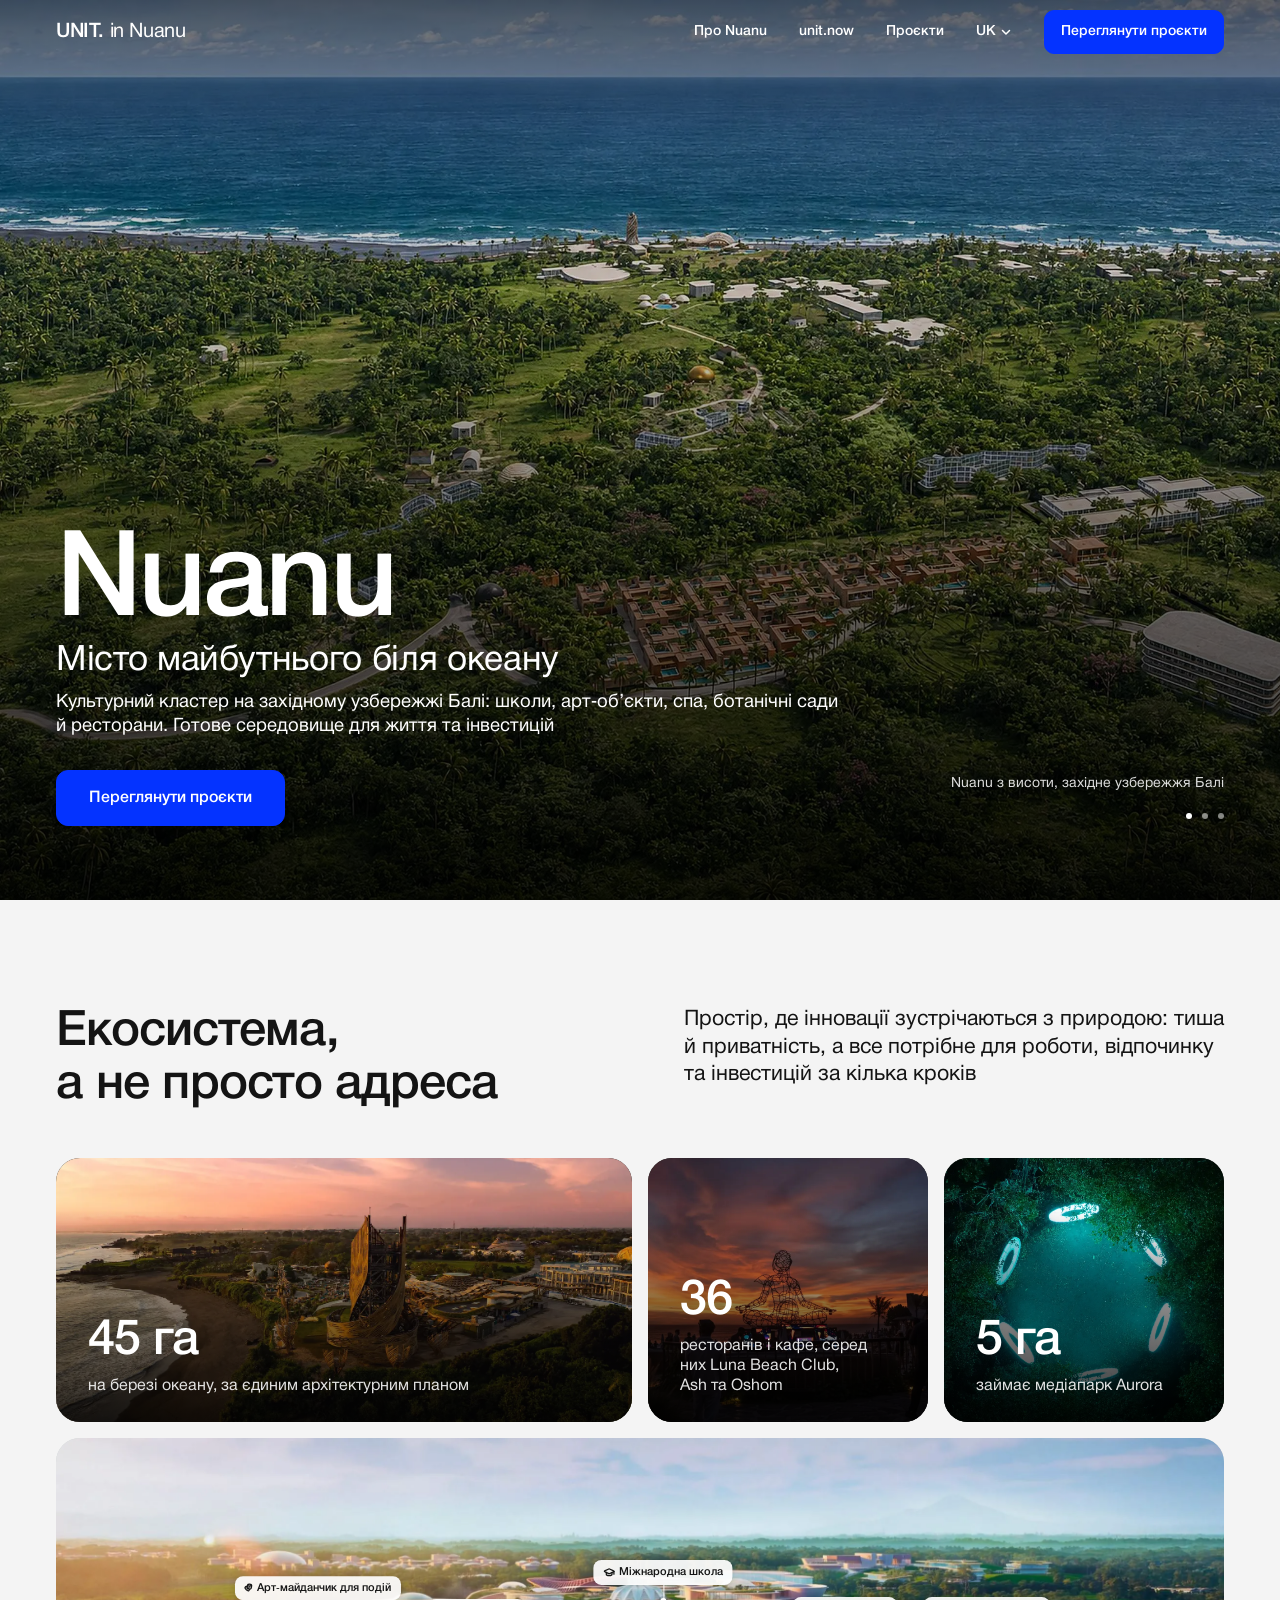
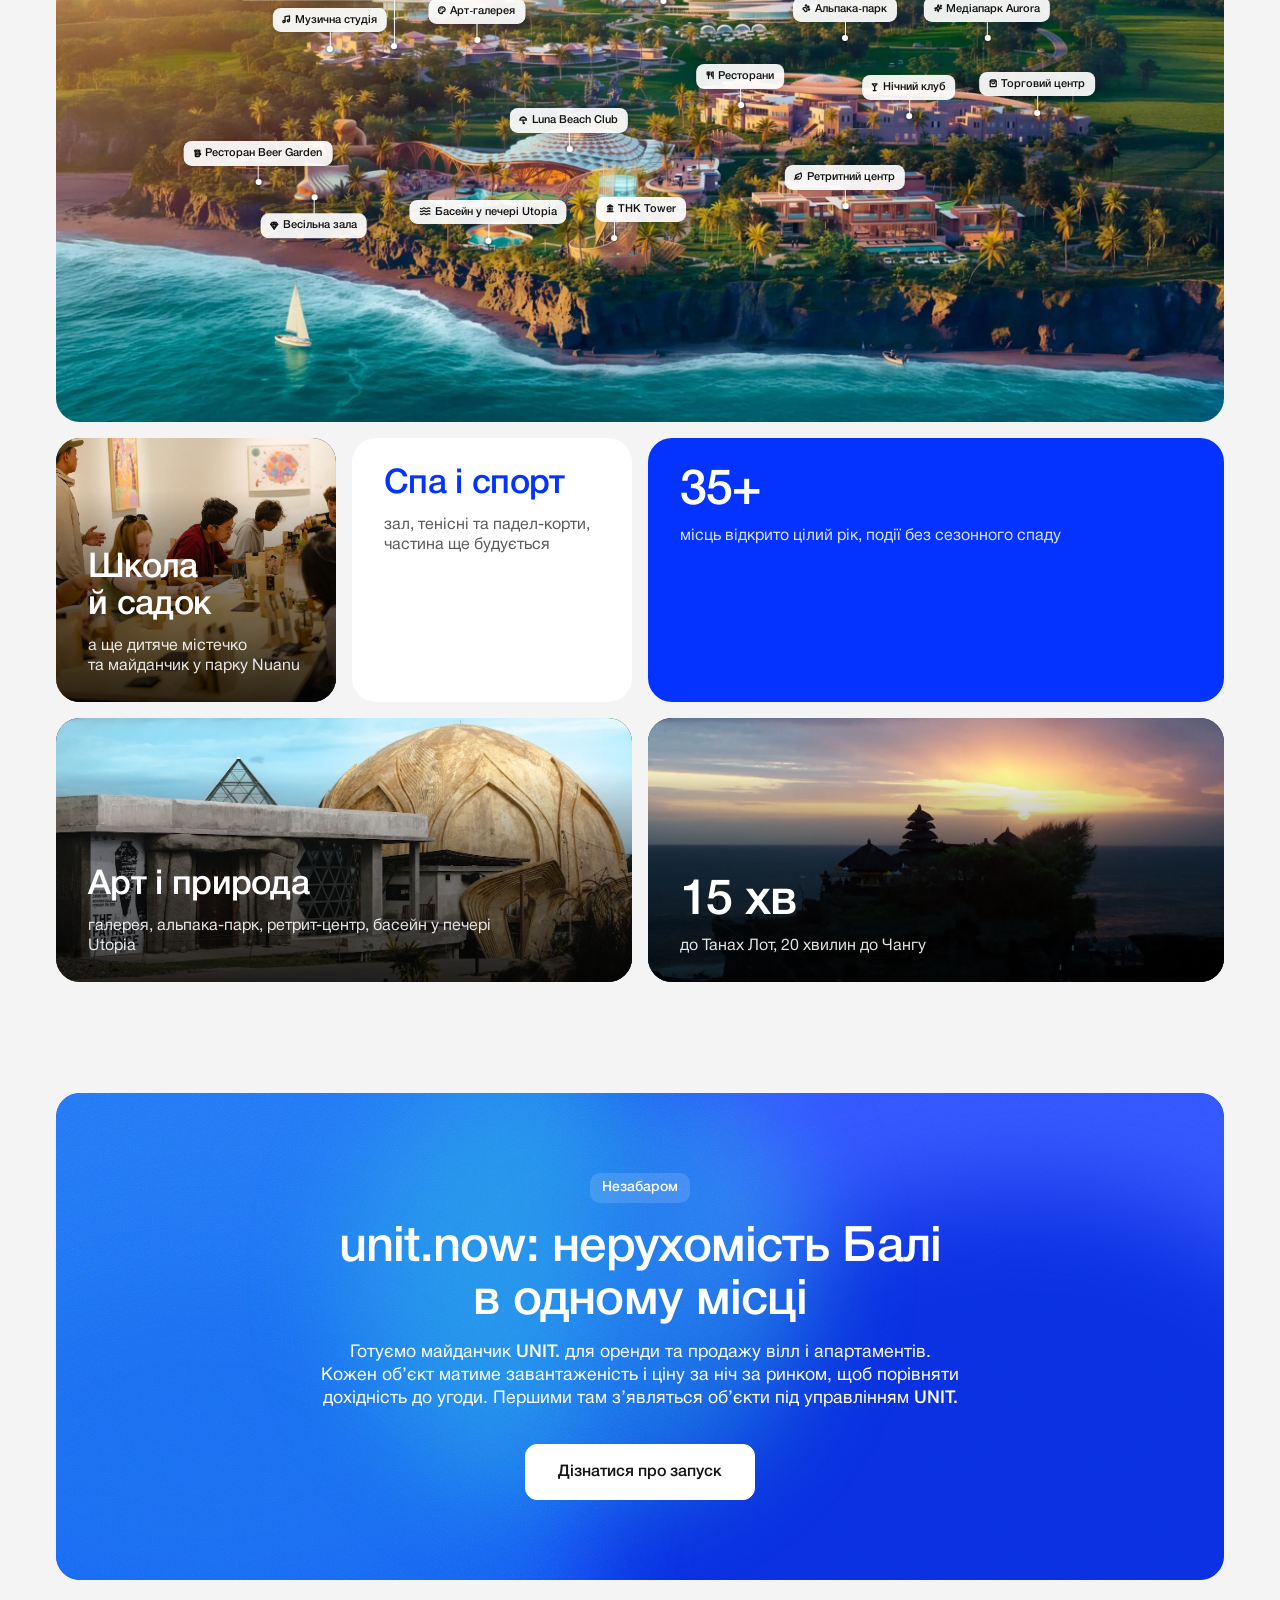
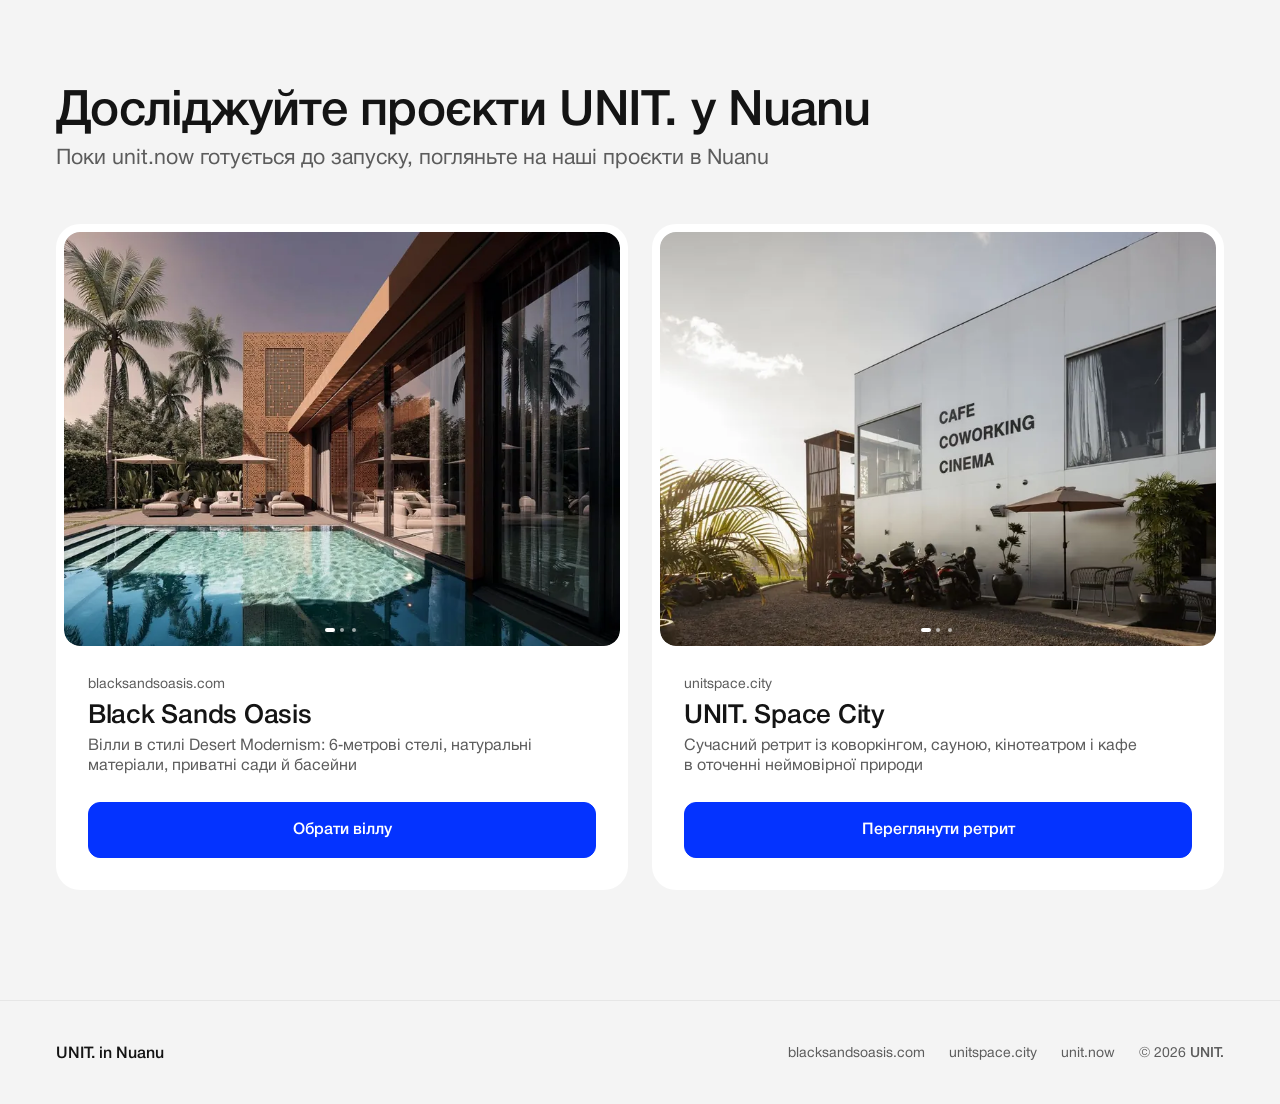
<file: uk/index.html>
<!doctype html>
<html lang="uk" data-root="../">
<head>
<meta charset="utf-8">
<meta name="viewport" content="width=device-width, initial-scale=1">
<meta name="robots" content="noindex, nofollow">
<meta http-equiv="Content-Security-Policy" content="default-src 'self'; script-src 'self'; style-src 'self' 'unsafe-inline'; img-src 'self' data:; font-src 'self'; connect-src 'self' https://unitdeveloper.com; form-action 'self'; base-uri 'self'; object-src 'none'; upgrade-insecure-requests">
<meta name="referrer" content="strict-origin-when-cross-origin">
<meta name="theme-color" content="#0433ff">
<title>Nuanu: a city of the future by the ocean in Bali</title>
<meta name="description" content="Nuanu is a cultural cluster on Bali’s west coast. Explore UNIT. projects in Nuanu: Black Sands Oasis villas, UNIT. Space City retreat and direct rentals on unit.now.">
<link rel="canonical" href="https://turbo1507.github.io/nuanu-city/uk/">
<link rel="alternate" hreflang="en" href="https://turbo1507.github.io/nuanu-city/">
<link rel="alternate" hreflang="ru" href="https://turbo1507.github.io/nuanu-city/ru/">
<link rel="alternate" hreflang="id" href="https://turbo1507.github.io/nuanu-city/id/">
<link rel="alternate" hreflang="fr" href="https://turbo1507.github.io/nuanu-city/fr/">
<link rel="alternate" hreflang="es" href="https://turbo1507.github.io/nuanu-city/es/">
<link rel="alternate" hreflang="uk" href="https://turbo1507.github.io/nuanu-city/uk/">
<link rel="alternate" hreflang="it" href="https://turbo1507.github.io/nuanu-city/it/">
<link rel="alternate" hreflang="tr" href="https://turbo1507.github.io/nuanu-city/tr/">
<link rel="alternate" hreflang="nl" href="https://turbo1507.github.io/nuanu-city/nl/">
<link rel="alternate" hreflang="x-default" href="https://turbo1507.github.io/nuanu-city/">
<meta property="og:type" content="website">
<meta property="og:site_name" content="UNIT. in Nuanu">
<meta property="og:url" content="https://turbo1507.github.io/nuanu-city/uk/">
<meta property="og:title" content="Nuanu: a city of the future by the ocean">
<meta property="og:description" content="Nuanu is a cultural cluster on Bali’s west coast. Explore UNIT. projects in Nuanu: Black Sands Oasis villas, UNIT. Space City retreat and direct rentals on unit.now.">
<meta property="og:image" content="https://turbo1507.github.io/nuanu-city/assets/img/og.jpg">
<meta property="og:image:width" content="1200">
<meta property="og:image:height" content="630">
<meta property="og:image:alt" content="Nuanu on the west coast of Bali, aerial view towards the ocean">
<meta property="og:locale" content="uk_UA">
<meta property="og:locale:alternate" content="en_US">
<meta property="og:locale:alternate" content="ru_RU">
<meta property="og:locale:alternate" content="id_ID">
<meta property="og:locale:alternate" content="fr_FR">
<meta property="og:locale:alternate" content="es_ES">
<meta property="og:locale:alternate" content="it_IT">
<meta property="og:locale:alternate" content="tr_TR">
<meta property="og:locale:alternate" content="nl_NL">
<meta name="twitter:card" content="summary_large_image">
<script type="application/ld+json">{"@context":"https://schema.org","@graph":[{"@type":"WebSite","name":"UNIT. in Nuanu","url":"https://turbo1507.github.io/nuanu-city/","inLanguage":["en","ru","id","fr","es","uk","it","tr","nl"]},{"@type":"Organization","name":"UNIT.","url":"https://unitdeveloper.com","sameAs":["https://blacksandsoasis.com","https://unitspace.city","https://unit.now"]}]}</script>
<link rel="icon" href="data:image/svg+xml,%3Csvg xmlns=%27http://www.w3.org/2000/svg%27 viewBox=%270 0 32 32%27%3E%3Crect width=%2732%27 height=%2732%27 rx=%278%27 fill=%27%230433ff%27/%3E%3Ccircle cx=%2722%27 cy=%2722%27 r=%273%27 fill=%27%23fff%27/%3E%3C/svg%3E">
<link rel="preload" href="../assets/fonts/hn-medium.woff2" as="font" type="font/woff2" crossorigin>
<link rel="preload" href="../assets/fonts/hn-roman.woff2" as="font" type="font/woff2" crossorigin>
<link rel="stylesheet" href="../assets/site.css?v=mwpkd9ih">

</head>
<body>
<header class="hdr">
  <div class="container hdr-in">
    <a class="wordmark" href="#top"><i class="u5">UNIT.</i> in Nuanu</a>
    <nav class="nav" aria-label="Головне меню">
      <a href="#about">Про Nuanu</a>
      <a href="#now">unit.now</a>
      <a href="#projects">Проєкти</a>
    </nav>
    <div class="lang-dd">
      <button type="button" class="lang-dd-btn" aria-expanded="false" aria-controls="langList" aria-label="Мова: Українська"><span>UK</span><svg viewBox="0 0 12 12" aria-hidden="true"><path d="M2.5 4.5 6 8l3.5-3.5"/></svg></button>
      <ul class="lang-dd-list" id="langList" hidden><li><a href="../" hreflang="en" lang="en">English</a></li><li><a href="../ru/" hreflang="ru" lang="ru">Русский</a></li><li><a href="../id/" hreflang="id" lang="id">Bahasa Indonesia</a></li><li><a href="../fr/" hreflang="fr" lang="fr">Français</a></li><li><a href="../es/" hreflang="es" lang="es">Español</a></li><li><a href="../uk/" hreflang="uk" lang="uk" aria-current="true">Українська</a></li><li><a href="../it/" hreflang="it" lang="it">Italiano</a></li><li><a href="../tr/" hreflang="tr" lang="tr">Türkçe</a></li><li><a href="../nl/" hreflang="nl" lang="nl">Nederlands</a></li></ul>
    </div>
    <a class="btn btn-sm hdr-cta" href="#projects">Переглянути проєкти</a>
  </div>
</header>

<main id="top">
  <section class="hero">
    <div class="hero-media">
      <div class="hero-slide on"><picture>
        <source media="(max-width:599px)" srcset="../assets/img/hero-m.webp" type="image/webp">
        <img src="../assets/img/hero.webp" alt="Nuanu на західному узбережжі Балі, вид із повітря на океан" fetchpriority="high" width="2200" height="1467">
      </picture></div>
      <div class="hero-slide"><picture>
        <source media="(max-width:599px)" srcset="../assets/img/hero2-m.webp" type="image/webp">
        <img src="../assets/img/hero2.webp" alt="Узбережжя Nuanu на заході сонця" loading="lazy" width="2200" height="1467">
      </picture></div>
      <div class="hero-slide"><picture>
        <source media="(max-width:599px)" srcset="../assets/img/hero3-m.webp" type="image/webp">
        <img src="../assets/img/hero3.webp" alt="Ресторан із бамбука в Nuanu" loading="lazy" width="2200" height="1467">
      </picture></div>
    </div>
    <div class="container hero-in">
      <h1 class="t">Nuanu</h1>
      <p class="t h1-sub">Місто майбутнього біля океану</p>
      <p class="t hero-p">Культурний кластер на західному узбережжі Балі: школи, арт‑об’єкти, спа, ботанічні сади й ресторани. Готове середовище для життя та інвестицій</p>
      <div class="btns">
        <a class="btn btn-blue" href="#projects"><span>Переглянути проєкти</span></a>
      </div>
    </div>
    <div class="hero-caps"><p class="hero-cap on">Nuanu з висоти, західне узбережжя Балі</p><p class="hero-cap" aria-hidden="true">Узбережжя Nuanu на заході сонця</p><p class="hero-cap" aria-hidden="true">Ресторан із бамбука в Nuanu</p></div>
    <div class="hero-dots" role="group" aria-label="Фото"></div>
  </section>

  <section class="sec" id="about">
    <div class="container">
      <div class="about">
        <h2 class="t h2"><span class="ln">Екосистема,</span> <span class="ln">а не просто адреса</span></h2>
        <p class="t">Простір, де інновації зустрічаються з природою: тиша й приватність, а все потрібне для роботи, відпочинку та інвестицій за кілька кроків</p>
      </div>
      <ul class="bento">
        <li class="bento-card b-1 is-photo"><picture><source media="(max-width:767px)" srcset="../assets/img/b-ocean-m.webp"><img src="../assets/img/b-ocean.webp" alt="" loading="lazy"></picture><b class="t bento-v">45 га</b><span class="t bento-c">на березі океану, за єдиним архітектурним планом</span></li>
        <li class="bento-card b-2 is-photo"><picture><source media="(max-width:767px)" srcset="../assets/img/b-luna-m.webp"><img src="../assets/img/b-luna.webp" alt="" loading="lazy"></picture><b class="t bento-v">36</b><span class="t bento-c">ресторанів і кафе, серед них Luna Beach Club, Ash та Oshom</span></li>
        <li class="bento-card b-3 is-photo"><picture><source media="(max-width:767px)" srcset="../assets/img/b-aurora-m.webp"><img src="../assets/img/b-aurora.webp" alt="" loading="lazy"></picture><b class="t bento-v">5 га</b><span class="t bento-c">займає медіапарк Aurora</span></li>
        <li class="plan"><div class="plan-canvas">
        <picture><source media="(max-width:767px)" srcset="../assets/img/plan-m.webp" width="1120" height="1156"><img src="../assets/img/plan.webp" srcset="../assets/img/plan-s.webp 1200w, ../assets/img/plan.webp 2400w" sizes="(max-width:1599px) 100vw, 1600px" alt="Майстер‑план Nuanu біля океану" width="2400" height="1200" loading="lazy"></picture>
        <ul class="pchips" aria-label="Локації на майстер‑плані Nuanu">
          <li class="pchip" data-k="school" style="--x:51.98;--y:27.98;--mx:52.09;--my:36.44"><svg class="pi" viewBox="2 5 20.02 14" style="--r:1.43" aria-hidden="true"><path d="M21.42 10.922a1 1 0 0 0-.019-1.838L12.83 5.18a2 2 0 0 0-1.66 0L2.6 9.08a1 1 0 0 0 0 1.832l8.57 3.908a2 2 0 0 0 1.66 0z"/><path d="M22 10v6"/><path d="M6 12.5V16a6 3 0 0 0 12 0v-3.5"/></svg><span>Міжнародна школа</span></li>
          <li class="pchip" data-k="gallery" style="--x:36.01;--y:34.6;--mx:30.93;--my:40.69"><svg class="pi" viewBox="2 2 19.99 20" style="--r:0.999" aria-hidden="true"><circle cx="13.5" cy="6.5" r=".5" fill="currentColor"/><circle cx="17.5" cy="10.5" r=".5" fill="currentColor"/><circle cx="8.5" cy="7.5" r=".5" fill="currentColor"/><circle cx="6.5" cy="12.5" r=".5" fill="currentColor"/><path d="M12 2C6.5 2 2 6.5 2 12s4.5 10 10 10c.926 0 1.648-.746 1.648-1.688 0-.437-.18-.835-.437-1.125-.29-.289-.438-.652-.438-1.125a1.64 1.64 0 0 1 1.668-1.668h1.996c3.051 0 5.555-2.503 5.555-5.554C21.965 6.012 17.461 2 12 2z"/></svg><span>Арт‑галерея</span></li>
          <li class="pchip" data-k="alpaca" style="--x:67.54;--y:34.27;--mx:72.71;--my:40.47"><svg class="pi" viewBox="2.01 2 19.99 20" style="--r:0.999" aria-hidden="true"><circle cx="11" cy="4" r="2"/><circle cx="18" cy="8" r="2"/><circle cx="20" cy="16" r="2"/><path d="M9 10a5 5 0 0 1 5 5v3.5a3.5 3.5 0 0 1-6.84 1.045Q6.52 17.48 4.46 16.84A3.5 3.5 0 0 1 5.5 10Z"/></svg><span>Альпака‑парк</span></li>
          <li class="pchip" data-k="aurora" style="--x:79.72;--y:34.27;--mx:88.85;--my:40.47"><svg class="pi" viewBox="2 2 20 20" style="--r:1" aria-hidden="true"><path d="M9.937 15.5A2 2 0 0 0 8.5 14.063l-6.135-1.582a.5.5 0 0 1 0-.962L8.5 9.936A2 2 0 0 0 9.937 8.5l1.582-6.135a.5.5 0 0 1 .963 0L14.063 8.5A2 2 0 0 0 15.5 9.937l6.135 1.581a.5.5 0 0 1 0 .964L15.5 14.063a2 2 0 0 0-1.437 1.437l-1.582 6.135a.5.5 0 0 1-.963 0z"/><path d="M20 3v4"/><path d="M22 5h-4"/><path d="M4 17v2"/><path d="M5 18H3"/></svg><span>Медіапарк Aurora</span></li>
          <li class="pchip" data-k="rest" style="--x:58.59;--y:45.73;--mx:60.85;--my:47.83"><svg class="pi" viewBox="3 2 18 20" style="--r:0.9" aria-hidden="true"><path d="M3 2v7c0 1.1.9 2 2 2h4a2 2 0 0 0 2-2V2"/><path d="M7 2v20"/><path d="M21 15V2a5 5 0 0 0-5 5v6c0 1.1.9 2 2 2h3Zm0 0v7"/></svg><span>Ресторани</span></li>
          <li class="pchip" data-k="shop" style="--x:83.99;--y:47.02;--mx:94.5;--my:48.66"><svg class="pi" viewBox="3 2 18 20" style="--r:0.9" aria-hidden="true"><path d="M6 2 3 6v14a2 2 0 0 0 2 2h14a2 2 0 0 0 2-2V6l-3-4Z"/><path d="M3 6h18"/><path d="M16 10a4 4 0 0 1-8 0"/></svg><span>Торговий центр</span></li>
          <li class="pchip" data-k="luna" style="--x:43.91;--y:53.31;--mx:41.4;--my:52.7"><svg class="pi" viewBox="2 2 20 20" style="--r:1" aria-hidden="true"><path d="M22 12a10.06 10.06 1 0 0-20 0Z"/><path d="M12 12v8a2 2 0 0 0 4 0"/><path d="M12 2v1"/></svg><span>Luna Beach Club</span></li>
          <li class="pchip" data-k="retreat" style="--x:67.54;--y:62.98;--mx:72.71;--my:58.9"><svg class="pi" viewBox="2 2 19 19" style="--r:1" aria-hidden="true"><path d="M11 20A7 7 0 0 1 9.8 6.1C15.5 5 17 4.48 19 2c1 2 2 4.18 2 8 0 5.5-4.78 10-10 10Z"/><path d="M2 21c0-3 1.85-5.36 5.08-6C9.5 14.52 12 13 13 12"/></svg><span>Ретритний центр</span></li>
          <li class="pchip" data-k="cave" style="--x:36.99;--y:68.95;--mx:32.23;--my:62.73"><svg class="pi" viewBox="2 5 20 14" style="--r:1.429" aria-hidden="true"><path d="M2 6c.6.5 1.2 1 2.5 1C7 7 7 5 9.5 5c2.6 0 2.4 2 5 2 2.5 0 2.5-2 5-2 1.3 0 1.9.5 2.5 1"/><path d="M2 12c.6.5 1.2 1 2.5 1 2.5 0 2.5-2 5-2 2.6 0 2.4 2 5 2 2.5 0 2.5-2 5-2 1.3 0 1.9.5 2.5 1"/><path d="M2 18c.6.5 1.2 1 2.5 1 2.5 0 2.5-2 5-2 2.6 0 2.4 2 5 2 2.5 0 2.5-2 5-2 1.3 0 1.9.5 2.5 1"/></svg><span>Басейн у печері Utopia</span></li>
          <li class="pchip" data-k="music" style="--x:23.43;--y:36.05;--mx:14.26;--my:41.62"><svg class="pi" viewBox="3 3 18 18" style="--r:1" aria-hidden="true"><path d="M9 18V5l12-2v13"/><circle cx="6" cy="18" r="3"/><circle cx="18" cy="16" r="3"/></svg><span>Музична студія</span></li>
          <li class="pchip" data-k="beer" style="--x:17.3;--y:58.95;--mx:6.14;--my:56.31"><svg class="pi" viewBox="3 2 18 20" style="--r:0.9" aria-hidden="true"><path d="M17 11h1a3 3 0 0 1 0 6h-1"/><path d="M9 12v6"/><path d="M13 12v6"/><path d="M14 7.5c-1 0-1.44.5-3 .5s-2-.5-3-.5-1.72.5-2.5.5a2.5 2.5 0 0 1 0-5c.78 0 1.57.5 2.5.5S9.44 2 11 2s2 1.5 3 1.5 1.72-.5 2.5-.5a2.5 2.5 0 0 1 0 5c-.78 0-1.5-.5-2.5-.5Z"/><path d="M5 8v12a2 2 0 0 0 2 2h8a2 2 0 0 0 2-2V8"/></svg><span>Ресторан Beer Garden</span></li>
          <li class="pchip" data-k="club" style="--x:73.02;--y:47.66;--mx:79.97;--my:49.07"><svg class="pi" viewBox="5 3 14 19" style="--r:0.737" aria-hidden="true"><path d="M8 22h8"/><path d="M12 11v11"/><path d="m19 3-7 8-7-8Z"/></svg><span>Нічний клуб</span></li>
          <li class="pchip" data-k="venue" style="--x:28.91;--y:35.56;--mx:21.52;--my:41.3"><svg class="pi" viewBox="1.96 2 20.04 19.97" style="--r:1.004" aria-hidden="true"><path d="M10 11h.01"/><path d="M14 6h.01"/><path d="M18 6h.01"/><path d="M6.5 13.1h.01"/><path d="M22 5c0 9-4 12-6 12s-6-3-6-12c0-2 2-3 6-3s6 1 6 3"/><path d="M17.4 9.9c-.8.8-2 .8-2.8 0"/><path d="M10.1 7.1C9 7.2 7.7 7.7 6 8.6c-3.5 2-4.7 3.9-3.7 5.6 4.5 7.8 9.5 8.4 11.2 7.4.9-.5 1.9-2.1 1.9-4.7"/><path d="M9.1 16.5c.3-1.1 1.4-1.7 2.4-1.4"/></svg><span>Арт‑майданчик для подій</span></li>
          <li class="pchip" data-k="wedding" style="--x:22.06;--y:61.53;--mx:12.45;--my:57.97"><svg class="pi" viewBox="2 3 20 19" style="--r:1.053" aria-hidden="true"><path d="M6 3h12l4 6-10 13L2 9Z"/><path d="M11 3 8 9l4 13 4-13-3-6"/><path d="M2 9h20"/></svg><span>Весільна зала</span></li>
          <li class="pchip" data-k="thk" style="--x:47.78;--y:68.47;--mx:46.53;--my:62.42"><svg class="pi" viewBox="3 2 18 20" style="--r:0.9" aria-hidden="true"><line x1="3" x2="21" y1="22" y2="22"/><line x1="6" x2="6" y1="18" y2="11"/><line x1="10" x2="10" y1="18" y2="11"/><line x1="14" x2="14" y1="18" y2="11"/><line x1="18" x2="18" y1="18" y2="11"/><polygon points="12 2 20 7 4 7"/></svg><span>THK Tower</span></li>
        </ul>
        </div></li>
        <li class="bento-card b-4 is-photo"><picture><source media="(max-width:767px)" srcset="../assets/img/b-school-m.webp"><img src="../assets/img/b-school.webp" alt="" loading="lazy"></picture><b class="t bento-v">Школа й садок</b><span class="t bento-c">а ще дитяче містечко та майданчик у парку Nuanu</span></li>
        <li class="bento-card b-5"><b class="t bento-v">Спа і спорт</b><span class="t bento-c">зал, тенісні та <i class="nw">падел-корти</i>, частина ще будується</span></li>
        <li class="bento-card b-6"><b class="t bento-v">35+</b><span class="t bento-c">місць відкрито цілий рік, події без сезонного спаду</span></li>
        <li class="bento-card b-7 is-photo"><picture><source media="(max-width:767px)" srcset="../assets/img/b-art-m.webp"><img src="../assets/img/b-art.webp" alt="" loading="lazy"></picture><b class="t bento-v">Арт і природа</b><span class="t bento-c">галерея, <i class="nw">альпака-парк</i>, <i class="nw">ретрит-центр</i>, басейн у печері Utopia</span></li>
        <li class="bento-card b-8 is-photo"><picture><source media="(max-width:767px)" srcset="../assets/img/b-tanah-m.webp"><img src="../assets/img/b-tanah.webp" alt="" loading="lazy"></picture><b class="t bento-v">15 хв</b><span class="t bento-c">до Танах Лот, 20 хвилин до Чангу</span></li>
      </ul>
    </div>
  </section>


  <section class="sec" id="now">
    <div class="container">
      <div class="sub">
        <div class="sub-bg" aria-hidden="true"><span class="sub-blobs"><i></i><i></i><i></i><i></i><i></i></span><span class="sub-grain"></span></div>
        <span class="sub-tag">Незабаром</span>
        <h2 class="t h2">unit.now: нерухомість Балі в одному місці</h2>
        <p class="t sub-p">Готуємо майданчик <i class="u5">UNIT.</i> для оренди та продажу вілл і апартаментів. Кожен об’єкт матиме завантаженість і ціну за ніч за ринком, щоб порівняти дохідність до угоди. Першими там з’являться об’єкти під управлінням <i class="u5">UNIT.</i></p>
        <a class="btn btn-white sub-btn" href="https://unit.now">Дізнатися про запуск</a>
      </div>
    </div>
  </section>
  <section class="sec prj-sec sec-last" id="projects">
    <div class="container">
      <h2 class="t h2">Досліджуйте проєкти <i class="u5">UNIT.</i> у Nuanu</h2>
      <p class="t prj-lead">Поки unit.now готується до запуску, погляньте на наші проєкти в Nuanu</p>
      <div class="prj-list">
        <article class="prj">
          <div class="prj-photo prj-gal">
            <div class="gal-track"><img src="../assets/img/p-bso.webp" alt="Вілла Black Sands Oasis із власним басейном" width="900" height="585" loading="lazy"><img src="../assets/img/p-bso-2.webp" alt="" width="900" height="640" loading="lazy"><img src="../assets/img/p-bso-3.webp" alt="" width="900" height="640" loading="lazy"></div>
            <button class="gal-arr gal-prev" type="button" aria-label="Попереднє фото"><svg viewBox="0 0 16 16" width="16" height="16" aria-hidden="true"><path d="M10 3 5 8l5 5" fill="none" stroke="currentColor" stroke-width="1.6" stroke-linecap="round" stroke-linejoin="round"/></svg></button><button class="gal-arr gal-next" type="button" aria-label="Наступне фото"><svg viewBox="0 0 16 16" width="16" height="16" aria-hidden="true"><path d="M6 3l5 5-5 5" fill="none" stroke="currentColor" stroke-width="1.6" stroke-linecap="round" stroke-linejoin="round"/></svg></button>
            <div class="gal-dots" role="group" aria-label="Фото"></div>
          </div>
          <div class="prj-body">
            <span class="t prj-dom">blacksandsoasis.com</span>
            <h3 class="t">Black Sands Oasis</h3>
            <p class="t">Вілли в стилі Desert Modernism: 6‑метрові стелі, натуральні матеріали, приватні сади й басейни</p>
            <a class="btn btn-blue" href="https://blacksandsoasis.com">Обрати віллу</a>
          </div>
        </article>
        <article class="prj">
          <div class="prj-photo prj-gal">
            <div class="gal-track"><img src="../assets/img/p-space.webp" alt="Будівля UNIT. Space City з кафе, коворкінгом і кінотеатром" width="900" height="600" loading="lazy"><img src="../assets/img/p-space-2.webp" alt="" width="900" height="640" loading="lazy"><img src="../assets/img/p-space-3.webp" alt="" width="900" height="640" loading="lazy"></div>
            <button class="gal-arr gal-prev" type="button" aria-label="Попереднє фото"><svg viewBox="0 0 16 16" width="16" height="16" aria-hidden="true"><path d="M10 3 5 8l5 5" fill="none" stroke="currentColor" stroke-width="1.6" stroke-linecap="round" stroke-linejoin="round"/></svg></button><button class="gal-arr gal-next" type="button" aria-label="Наступне фото"><svg viewBox="0 0 16 16" width="16" height="16" aria-hidden="true"><path d="M6 3l5 5-5 5" fill="none" stroke="currentColor" stroke-width="1.6" stroke-linecap="round" stroke-linejoin="round"/></svg></button>
            <div class="gal-dots" role="group" aria-label="Фото"></div>
          </div>
          <div class="prj-body">
            <span class="t prj-dom">unitspace.city</span>
            <h3 class="t"><i class="u5">UNIT.</i> Space City</h3>
            <p class="t">Сучасний ретрит із коворкінгом, сауною, кінотеатром і кафе в оточенні неймовірної природи</p>
            <a class="btn btn-blue" href="https://unitspace.city">Переглянути ретрит</a>
          </div>
        </article>
      </div>
    </div>
  </section>
</main>

<footer class="ftr">
  <div class="container ftr-in">
    <span class="t wordmark"><i class="u5">UNIT.</i> in Nuanu</span>
    <nav class="ftr-links" aria-label="Екосистема UNIT.">
      <a class="t" href="https://blacksandsoasis.com">blacksandsoasis.com</a>
      <a class="t" href="https://unitspace.city">unitspace.city</a>
      <a class="t" href="https://unit.now">unit.now</a>
      <span class="t">© 2026 <i class="u5">UNIT.</i></span>
    </nav>
  </div>
</footer>
<script src="../assets/site.js?v=mwpkd9ih" defer></script>
</body>
</html>
</file>
<file: assets/site.css>
/* метрики как у hhea: иначе Chrome на Windows берёт win-метрики и текст в строке сдвигается вниз */
@font-face{font-family:'Helvetica Neue';src:url(fonts/hn-roman.woff2) format('woff2');font-weight:400;font-display:swap;ascent-override:71.4%;descent-override:19.8%;line-gap-override:0%}
@font-face{font-family:'Helvetica Neue';src:url(fonts/hn-medium.woff2) format('woff2');font-weight:500;font-display:swap;ascent-override:71.4%;descent-override:19.1%;line-gap-override:0%}

:root{
  --blue:#0433ff;--blue-hover:#2d55ff;--ink:#141414;--ink-2:#5c5c5c;--grey:#f4f4f4;--line:#e6e6e6;--white:#fff;
  --gutter:56px;--container:min(1600px,100% - 2*var(--gutter));
  --sec:clamp(56px,34.67px + 5.926vw,120px);
  --vh:1vh;
}
@media (max-width:1023px){:root{--gutter:32px}}
@media (max-width:599px){:root{--gutter:16px}}

*{box-sizing:border-box;margin:0;padding:0}
html,body{overflow-x:clip}
html{scroll-padding-top:64px}
body{font-family:'Helvetica Neue',Helvetica,Arial,sans-serif;font-weight:400;color:var(--ink);background:var(--grey);-webkit-font-smoothing:antialiased;line-height:1.25;text-rendering:optimizeLegibility}
a{color:inherit;text-decoration:none}
img{display:block;max-width:100%}
i,em{font-style:normal}
ul{list-style:none}
.u5{font-weight:500}
.container{width:var(--container);margin-inline:auto}
.sr{position:absolute;width:1px;height:1px;overflow:hidden;clip:rect(0 0 0 0);white-space:nowrap}

/* текст обрезан по заглавным и по базовой линии, как в Figma: отступы между блоками считаются от букв */
.t{font-size:var(--fs);line-height:var(--lh);
  margin-top:calc(var(--mt,0px) + var(--fs)*.44 - var(--lh)/2);
  margin-bottom:calc(var(--mb,0px) + var(--fs)*.26 - var(--lh)/2)}

/* кнопки */
.btn{display:inline-flex;align-items:center;justify-content:center;height:56px;padding:0 32px;border-radius:12px;font:inherit;font-size:16px;font-weight:500;line-height:20px;white-space:nowrap;border:0;cursor:pointer;transition:background-color .2s,color .2s,border-color .2s}
.btn-blue{background:var(--blue);color:var(--white)}
.btn-ghost{border:1px solid rgba(255,255,255,.6);color:var(--white)}
.btn-white{background:var(--white);color:var(--ink)}
.btn-sm{height:44px;padding:0 16px;border-radius:10px;font-size:14px;line-height:18px;background:var(--blue);color:var(--white)}

/* шапка как у UNIT.FURNITURE: прозрачная поверх первого экрана */
.hdr{position:fixed;inset:0 0 auto;z-index:20;color:var(--ink);background:rgba(244,244,244,.92);-webkit-backdrop-filter:blur(12px);backdrop-filter:blur(12px);border-bottom:1px solid var(--line);transition:background-color .3s,border-color .3s,color .3s}
.hdr.is-over{color:var(--white);background:transparent;-webkit-backdrop-filter:none;backdrop-filter:none;border-color:transparent}
/* в Telegram и Safari на iOS верх страницы виден сквозь их полупрозрачную плашку: продлеваем подложку шапки вверх */
.hdr::before{content:"";position:absolute;left:0;right:0;bottom:100%;height:240px;background:inherit;-webkit-backdrop-filter:inherit;backdrop-filter:inherit;pointer-events:none}
.hdr-in{display:flex;align-items:center;height:64px}
/* после начала прокрутки логотип с подписью синий */
.hdr:not(.is-over) .wordmark{color:var(--blue)}
.wordmark{font-size:20px;line-height:24px;letter-spacing:-.02em;white-space:nowrap;margin-right:auto}
.nav{display:flex;gap:32px;margin-right:24px;font-size:14px;font-weight:500;line-height:18px}
.nav a{display:flex;align-items:center;min-height:44px;transition:opacity .2s}
.hdr-cta{margin-left:24px}
@media (hover:hover){.nav a:hover,.wordmark:hover{opacity:.8}}
.lang-dd{position:relative}
.lang-dd-btn{display:flex;align-items:center;gap:4px;height:44px;padding:0 8px;font:inherit;font-size:14px;font-weight:500;line-height:18px;color:inherit;background:none;border:0;border-radius:10px;cursor:pointer}
.lang-dd-btn svg{width:12px;height:12px;fill:none;stroke:currentColor;stroke-width:1.5;stroke-linecap:round;stroke-linejoin:round;transition:transform .2s}
.lang-dd-btn[aria-expanded="true"] svg{transform:rotate(180deg)}
.lang-dd-list{position:absolute;top:calc(100% + 8px);right:0;z-index:30;min-width:216px;padding:8px 0;background:var(--white);border:1px solid var(--line);border-radius:10px;color:var(--ink)}
.lang-dd-list[hidden]{display:none}
.lang-dd-list a{display:flex;align-items:center;min-height:44px;padding:0 16px;font-size:15px;white-space:nowrap}
.lang-dd-list a[aria-current]{color:var(--blue);font-weight:500}
@media (hover:hover){.lang-dd-btn:hover{opacity:.8}.lang-dd-list a:hover{color:var(--blue)}}
@media (max-width:1023px){.nav{display:none}}
@media (max-width:599px){
  .wordmark{font-size:17px;line-height:20px}
  .hdr-cta{display:none}
  .lang-dd{margin-right:-8px}
}

/* первый экран: затемнение только чёрным */
.hero{position:relative;display:flex;align-items:flex-end;min-height:max(640px,calc(var(--vh)*100));color:var(--white);background:#000}
.hero picture,.hero img{position:absolute;inset:0;width:100%;height:100%;object-fit:cover}
.hero::after{content:"";position:absolute;inset:0;background:linear-gradient(180deg,rgba(0,0,0,.6) 0%,rgba(0,0,0,.24) 16%,rgba(0,0,0,.16) 32%,rgba(0,0,0,.5) 58%,rgba(0,0,0,.88) 100%)}
.hero-in{position:relative;z-index:1;display:flex;flex-direction:column;align-items:flex-start;padding-bottom:clamp(40px,26.67px + 3.704vw,80px)}
.hero h1{--fs:clamp(56px,31.33px + 6.852vw,130px);--lh:clamp(53px,29.67px + 6.481vw,123px);font-weight:500;letter-spacing:-.03em}
.h1-sub{--fs:clamp(24px,19.67px + 1.204vw,37px);--lh:clamp(28px,23px + 1.389vw,43px);--mt:clamp(24px,21.33px + .741vw,32px);letter-spacing:-.01em}
.hero-p{--fs:clamp(16px,15px + .278vw,19px);--lh:clamp(20px,18.67px + .37vw,24px);--mt:24px;max-width:992px}
.btns{display:flex;flex-wrap:wrap;gap:16px;margin-top:clamp(32px,29.33px + .741vw,40px)}
@media (max-width:599px){
  .btns{flex-direction:column;gap:8px;width:100%}
  .btns .btn{width:100%}
}

/* секции: между блоками везде --sec */
.sec{padding-top:var(--sec)}
/* по якорю заголовок секции встаёт под шапку с обычным отступом, а не через весь паддинг секции */
.sec[id]{scroll-margin-top:calc(40px - var(--sec))}
@media (max-width:599px){.sec[id]{scroll-margin-top:calc(24px - var(--sec))}}
.sec-last{padding-bottom:var(--sec)}
.h2{--fs:clamp(32px,25.33px + 1.852vw,52px);--lh:clamp(35px,28px + 1.944vw,56px);font-weight:500;letter-spacing:-.015em}

/* экосистема */
.about{display:grid;align-items:start}
.about .h2{text-wrap:balance;max-width:12em}
.about p{--fs:clamp(18px,16.67px + .37vw,22px);--lh:clamp(23px,21.33px + .463vw,28px);--mt:24px;max-width:696px}
.plan{grid-column:1/-1;border-radius:24px;overflow:clip;aspect-ratio:2/1;background:#cfd8d4}
.plan img{width:100%;height:100%;object-fit:cover}
@media (min-width:1024px){.about p{max-width:none}}
@media (min-width:1200px){
  .about{display:flex;justify-content:space-between;align-items:flex-start;gap:48px}
  .about .h2{max-width:none;flex:none}
  .about .ln{display:block}
  .about p{--mt:0px;max-width:30em;flex:0 1 auto}
}
@media (max-width:599px){.plan{border-radius:16px}}

/* проекты: фото вписано в карточку, кнопка внизу */
.prj-sec .h2{--mb:0px}
.prj-lead{--fs:clamp(18px,16.67px + .37vw,22px);--lh:clamp(23px,21.33px + .463vw,28px);--mt:24px;--mb:clamp(40px,32px + 2.222vw,64px);color:var(--ink-2);max-width:40em}
.prj-list{display:grid;gap:24px}
.prj{display:flex;flex-direction:column;align-items:stretch;background:var(--white);border-radius:24px;padding:8px 8px 32px}
.prj-photo{aspect-ratio:411/306;border-radius:16px;overflow:clip;background:#d9d9d9}
.prj-photo img{width:100%;height:100%;object-fit:cover}
.prj-body{display:flex;flex-direction:column;flex:1;padding:0 24px}
.prj-dom{--fs:14px;--lh:18px;--mt:32px;color:var(--ink-2)}
.prj h3{--fs:clamp(22px,20.33px + .463vw,27px);--lh:clamp(25px,23px + .556vw,31px);--mt:16px;font-weight:500;letter-spacing:-.01em}
.prj p{--fs:16px;--lh:20px;--mt:16px;color:var(--ink-2)}
.prj-body p{flex:1 0 auto}
.prj .btn{margin-top:32px;width:100%}
/* увеличение фото при наведении убрано: в слайдере соседние кадры вылезали бы на края */
@media (min-width:768px){
  .prj-list{grid-template-columns:repeat(2,1fr)}
}
/* на телефоне карусель: карточки одной высоты, кнопка сразу под текстом */
@media (max-width:767px){
  .prj-list{grid-auto-flow:column;grid-auto-columns:min(340px,82vw);gap:16px;overflow-x:auto;scroll-snap-type:x mandatory;scroll-padding-inline:var(--gutter);margin-inline:calc(var(--gutter)*-1);padding-inline:var(--gutter);scrollbar-width:none;overscroll-behavior-x:contain}
  .prj-list::-webkit-scrollbar{display:none}
  .prj{scroll-snap-align:start}
}
@media (max-width:599px){
  .prj-list{grid-auto-columns:296px}
  .prj{border-radius:16px;padding:8px 8px 24px}
  .prj-photo{border-radius:8px}
  .prj-body{padding:0 16px}
  .prj-dom{--mt:24px}
  .prj .btn{margin-top:24px}
}

/* подписка */
/* фон: живой, по приёму abuzzcrm.work, но мягче: размытые пятна чуть светлее синего с намёком на бирюзу плавают, сверху зерно */
.sub{position:relative;isolation:isolate;overflow:clip;background:var(--blue);color:var(--white);border-radius:24px;padding:80px clamp(24px,5.33px + 5.185vw,80px);display:flex;flex-direction:column;align-items:center;text-align:center}
.sub-bg{position:absolute;inset:0;z-index:-1;pointer-events:none;border-radius:inherit;overflow:hidden}
.sub-blobs{position:absolute;inset:0}
.sub-blobs i{position:absolute;border-radius:50%;aspect-ratio:1;filter:blur(clamp(32px,4vw,64px));will-change:transform;animation:sub-float 16s ease-in-out infinite alternate}
.sub-blobs i:nth-child(1){width:70%;left:-22%;top:-60%;background:#2a8cf5;opacity:.75}
.sub-blobs i:nth-child(2){width:60%;left:52%;top:-55%;background:#3355ff;animation-duration:21s;animation-delay:-6s}
.sub-blobs i:nth-child(3){width:75%;left:45%;top:20%;background:#0a2fe0;animation-duration:24s;animation-delay:-11s}
.sub-blobs i:nth-child(4){width:65%;left:-20%;top:35%;background:#1a6cf0;opacity:.8;animation-duration:20s;animation-delay:-3s}
.sub-blobs i:nth-child(5){width:40%;left:25%;top:-10%;background:#2bb6e0;opacity:.45;animation-duration:26s;animation-delay:-14s}
@keyframes sub-float{0%{transform:translate(0,0) scale(1)}25%{transform:translate(26%,20%) scale(1.14)}50%{transform:translate(6%,42%) scale(.88)}75%{transform:translate(-24%,18%) scale(1.1)}100%{transform:translate(-8%,-6%) scale(.96)}}
@media (prefers-reduced-motion:reduce){.sub-blobs i{animation:none}}
.sub-grain{position:absolute;inset:0;opacity:.2;mix-blend-mode:overlay;background-image:url("data:image/svg+xml,%3Csvg xmlns=%27http://www.w3.org/2000/svg%27 width=%27160%27 height=%27160%27%3E%3Cfilter id=%27n%27%3E%3CfeTurbulence type=%27fractalNoise%27 baseFrequency=%27.9%27 numOctaves=%272%27 stitchTiles=%27stitch%27/%3E%3C/filter%3E%3Crect width=%27100%25%27 height=%27100%25%27 filter=%27url(%23n)%27/%3E%3C/svg%3E")}
.sub .h2{--mt:24px;max-width:760px}
.sub-tag{display:inline-flex;align-items:center;height:30px;padding:0 12px;border-radius:10px;background:rgba(255,255,255,.14);font-size:14px;font-weight:500;line-height:14px;white-space:nowrap}
.sub-btn{margin-top:40px}
@media (max-width:599px){.sub-btn{margin-top:24px;width:100%}}
.sub-p{--fs:clamp(16px,15.33px + .185vw,18px);--lh:clamp(20px,19px + .278vw,23px);--mt:clamp(24px,21.33px + .741vw,32px);max-width:640px}
.chips{display:flex;flex-wrap:wrap;justify-content:center;gap:8px;margin-top:clamp(24px,21.33px + .741vw,32px)}
.chips li{display:flex;align-items:center;height:30px;padding:0 12px;border-radius:10px;background:rgba(255,255,255,.14);font-size:14px;font-weight:500;line-height:14px;white-space:nowrap}
.form{display:flex;gap:8px;width:min(100%,545px);margin-top:clamp(24px,18.67px + 1.481vw,40px)}
.form input{flex:1;min-width:0;height:56px;border-radius:12px;border:1px solid rgba(255,255,255,.6);background:transparent;color:var(--white);font:inherit;font-size:16px;line-height:20px;padding:0 23px;outline:none;transition:border-color .2s,background-color .2s}
.form input::placeholder{color:rgba(255,255,255,.75);opacity:1}
.form input:focus{border-color:var(--white);background:rgba(255,255,255,.08)}
.form input[aria-invalid="true"]{border:2px solid var(--white);padding:0 22px;background:rgba(255,255,255,.14)}
.form-note{font-size:14px;line-height:18px}
.form-note:not(:empty){margin-top:16px}
@media (max-width:599px){
  .sub{padding:32px 24px;border-radius:16px}
  .form{flex-direction:column;width:100%}
  .form input{flex:none}
  .form .btn{width:100%}
}

/* подвал */
.ftr{border-top:1px solid var(--line);color:var(--ink-2)}
.ftr-in{display:flex;align-items:center;justify-content:space-between;gap:24px;min-height:103px}
.ftr .wordmark{--fs:16px;--lh:20px;font-size:var(--fs);font-weight:500;color:var(--ink);letter-spacing:0;margin-right:0}
.ftr-links{display:flex;flex-wrap:wrap;align-items:center;gap:16px 24px}
.ftr-links .t{--fs:14px;--lh:18px}
@media (hover:hover){.ftr-links a:hover{color:var(--blue)}}
@media (max-width:599px){
  .ftr-in{flex-direction:column;align-items:flex-start;gap:0;padding-block:40px}
  .ftr-links{flex-direction:column;align-items:flex-start;gap:16px;margin-top:24px}
}

/* зона нажатия не меньше 44 без сдвига вёрстки */
.ftr-links a,.wordmark{position:relative}
.ftr-links a::after,.wordmark::after{content:"";position:absolute;inset:-12px -6px}
@media (max-width:599px){.ftr-links a::after{inset:-8px -6px}}

/* фокус с клавиатуры */
:focus-visible{outline:2px solid var(--blue);outline-offset:3px}
.hdr.is-over :focus-visible,.hero :focus-visible,.sub :focus-visible{outline-color:var(--white)}

/* состояния кнопок по логике UNIT.FURNITURE: синяя при наведении становится контурной (рамка и текст синие),
   прозрачная на фото заливается синим, белая меняет текст на синий; плавно .3s, без сжатия.
   На телефоне наведения нет: то же самое показывает нажатие. Фокус с клавиатуры — обводка */
html{-webkit-tap-highlight-color:transparent}
.btn{border:1px solid transparent;transition:background-color .3s ease,color .3s ease,border-color .3s ease;touch-action:manipulation}
.btn-blue,.btn-sm{background:var(--blue);border-color:var(--blue);color:var(--white)}
.btn-ghost{background:transparent;border-color:rgba(255,255,255,.75);color:var(--white)}
.btn-white{background:var(--white);border-color:var(--white);color:var(--ink)}
@media (hover:hover){
  .btn-blue:hover,.btn-sm:hover{background:transparent;border-color:var(--blue);color:var(--blue)}
  .btn-ghost:hover{background:var(--blue);border-color:var(--blue);color:var(--white)}
  .btn-white:hover{color:var(--blue)}
}
.btn-blue:active,.btn-sm:active{background:transparent;border-color:var(--blue);color:var(--blue)}
.btn-ghost:active{background:var(--blue);border-color:var(--blue);color:var(--white)}
.btn-white:active{color:var(--blue)}
.nav a:active,.wordmark:active,.lang-dd-btn:active{opacity:.6}
.lang-dd-list a:active{color:var(--blue)}
.ftr-links a:active{color:var(--blue)}


/* галерея первого экрана как у UNIT.FURNITURE: 3 фото сменяются наплывом, подпись справа внизу над точками */
.hero{--hb:clamp(40px,26.67px + 3.704vw,80px);--edge:calc((100% - var(--container))/2)}
.hero-media{position:absolute;inset:0}
.hero-slide{position:absolute;inset:0;opacity:0;transition:opacity 1.1s ease}
.hero-slide.on{opacity:1}
.hero-caps{position:absolute;z-index:2;right:var(--edge);bottom:calc(var(--hb) + 32px);width:min(34ch,34%);height:44px}
.hero-cap{position:absolute;right:0;bottom:0;width:max-content;max-width:100%;text-align:right;font-size:14px;line-height:20px;color:rgba(255,255,255,.86);opacity:0;transition:opacity .6s ease}
.hero-cap.on{opacity:1;transition-delay:.3s}
.hero-dots{position:absolute;z-index:2;right:calc(var(--edge) - 5px);bottom:calc(var(--hb) - 2px);display:flex;filter:drop-shadow(0 0 3px rgba(0,0,0,.35))}
.hero-dots button{position:relative;display:grid;place-items:center;width:16px;height:24px;padding:0;border:0;background:none;cursor:pointer}
.hero-dots button::before{content:"";width:6px;height:6px;border-radius:50%;background:rgba(255,255,255,.5);transition:background-color .2s,transform .2s}
.hero-dots button::after{content:"";position:absolute;inset:-10px 0}
.hero-dots button[aria-current="true"]::before{background:var(--white)}
@media (hover:hover){.hero-dots button:hover::before{background:rgba(255,255,255,.85)}}
.hero-dots button:active::before{transform:scale(.8)}
/* текст первого экрана не заходит под подпись */
@media (min-width:1024px){.hero-in{padding-right:min(34ch,34%)}}
@media (max-width:1023px){.hero-caps{display:none}}
@media (max-width:599px){.hero-dots{display:none}}
@media (prefers-reduced-motion:reduce){.hero-slide,.hero-cap{transition:none}}

/* локации на мастер-плане: координаты как на сайте UNIT. Space City; чип над точкой со стеблем */
.plan{position:relative}
.plan-canvas{position:absolute;inset:0;container-type:inline-size}
.plan-canvas img{position:absolute;inset:0}
.pchips{position:absolute;inset:0;pointer-events:none}
.pchip{--stem:clamp(10px,1.4cqw,20px);position:absolute;left:calc(var(--x) * 1%);top:calc(var(--y) * 1%);transform:translate(calc(-50% + var(--dx,0px)),calc(-100% - var(--stem) - var(--lift,0px)));padding:6px 10px;border-radius:8px;background:rgba(255,255,255,.92);color:var(--ink);font-size:clamp(11px,.95cqw,14px);font-weight:500;line-height:1.15;white-space:nowrap;box-shadow:0 1px 6px rgba(0,0,0,.18)}
/* иконка места: рисунок высотой с заглавную (0.715em с линией), стоит на базовой линии; линия 0.115em = штрих Helvetica Neue 500 */
.pchip{display:flex;align-items:baseline;gap:.4em}
.pi{flex:none;height:.6em;width:calc(.6em * var(--r));overflow:visible;margin:0 .0575em .0575em;fill:none;stroke:currentColor;stroke-width:.115em;stroke-linecap:round;stroke-linejoin:round}
.pi *{vector-effect:non-scaling-stroke}
.pchip::after{content:"";position:absolute;left:calc(50% - var(--dx,0px));top:100%;width:1px;height:calc(var(--stem) + var(--lift,0px));background:rgba(255,255,255,.92)}
.pchip::before{content:"";position:absolute;left:calc(50% - var(--dx,0px));top:calc(100% + var(--stem) + var(--lift,0px) - 3px);width:6px;height:6px;margin-left:-2.5px;border-radius:50%;background:var(--white);box-shadow:0 0 0 2px rgba(0,0,0,.18)}
/* подпись под точкой (JS ставит, если сверху налезает на соседнюю) */
.pchip.is-below{transform:translate(calc(-50% + var(--dx,0px)),calc(var(--stem) + var(--lift,0px)))}
.pchip.is-below::after{top:auto;bottom:100%}
.pchip.is-below::before{top:auto;bottom:calc(100% + var(--stem) + var(--lift,0px) - 3px)}
/* телефон и узкий планшет: отдельный квадратный кадр всего Нуану (как на BSO и unitdeveloper), все метки мелким шрифтом */
@media (max-width:767px){
  .plan{aspect-ratio:1120/1156}
  .pchip{--stem:8px;left:calc(var(--mx) * 1%);top:calc(var(--my) * 1%);padding:3px 6px;border-radius:5px;font-size:10px;line-height:12px;box-shadow:0 1px 4px rgba(0,0,0,.2)}
  .pchip::before{width:5px;height:5px;margin-left:-2px}
}


/* слайдер фото в карточках проектов: листается свайпом и трекпадом, точки внизу, стрелки при наведении */
.prj-gal{position:relative}
.gal-track{display:flex;height:100%;overflow-x:auto;scroll-snap-type:x mandatory;scrollbar-width:none;border-radius:inherit}
.gal-track::-webkit-scrollbar{display:none}
.gal-track img{flex:0 0 100%;scroll-snap-align:start;scroll-snap-stop:always}
.gal-dots{position:absolute;left:0;right:0;bottom:8px;display:flex;justify-content:center;gap:0;pointer-events:none}
.gal-dots button{pointer-events:auto;position:relative;width:12px;height:16px;padding:0;border:0;background:none;cursor:pointer}
.gal-dots button::before{content:"";position:absolute;left:50%;top:50%;width:4px;height:4px;margin:-2px 0 0 -2px;border-radius:2px;background:rgba(255,255,255,.6);box-shadow:0 0 4px rgba(0,0,0,.25);transition:width .3s ease,margin .3s ease,background-color .3s ease}
.gal-dots button[aria-current]::before{width:10px;margin-left:-5px;background:var(--white)}
.gal-arr{position:absolute;top:50%;width:36px;height:36px;margin-top:-18px;display:grid;place-items:center;padding:0;border:0;border-radius:50%;background:rgba(255,255,255,.92);color:var(--ink);box-shadow:0 1px 6px rgba(0,0,0,.18);cursor:pointer;opacity:0;transition:opacity .3s ease,color .3s ease}
.gal-prev{left:12px}.gal-next{right:12px}
.gal-arr[disabled]{visibility:hidden}
@media (hover:hover){
  .prj-gal:hover .gal-arr,.gal-arr:focus-visible{opacity:1}
  .gal-arr:hover{color:var(--blue)}
}
@media (hover:none){.gal-arr{display:none}}
.gal-arr:active{color:var(--blue)}

/* чипы подписки: на телефоне компактнее, чтобы три чипа шли в 2 ряда на всех языках */
@media (max-width:599px){
  .chips{gap:6px}
  .chips li{height:28px;padding:0 10px;font-size:13px;line-height:13px}
}
/* ошибки формы: рамка поля и сообщение со значком */
.form-note.is-err{display:flex;align-items:flex-start;justify-content:center;gap:8px;text-align:left}
.form-note.is-err::before{content:"!";flex:none;display:grid;place-items:center;width:18px;height:18px;border-radius:50%;background:var(--white);color:var(--blue);font-size:12px;font-weight:700;line-height:1}
.form .hp{position:absolute;left:-9999px;width:1px;height:1px;opacity:0}
.form .btn[disabled]{opacity:.7;cursor:progress}
@media (max-width:399px){.chips li{padding:0 8px;font-size:12px;line-height:12px}}
.pchip.is-off{display:none}
/* места плавно появляются и гаснут по одному */
.pchip{transition:opacity .5s ease,visibility .5s}
.pchip.is-hid{opacity:0;visibility:hidden}
@media (prefers-reduced-motion:reduce){.pchip{transition:none}}

/* бенто о Нуану; план вписан в сетку на всю ширину после первых трёх карточек */
.bento{display:grid;grid-template-columns:repeat(4,minmax(0,1fr));gap:16px;margin-top:clamp(40px,32px + 2.222vw,64px)}
.bento-card{display:flex;flex-direction:column;min-height:176px;padding:32px;border-radius:24px;background:var(--white)}
.b-1,.b-6,.b-7,.b-8{grid-column:span 2}
.b-1{background:var(--blue);color:var(--white)}
.bento-v{--fs:clamp(32px,25.33px + 1.852vw,52px);--lh:calc(var(--fs)*1.05);font-weight:500;letter-spacing:-.02em;color:var(--blue)}
/* словом, а не числом: мельче, чтобы слово не рвалось */
.b-4 .bento-v,.b-5 .bento-v,.b-7 .bento-v{--fs:clamp(24px,20px + 1.111vw,36px);--lh:calc(var(--fs)*1.1)}
.b-1 .bento-v{color:var(--white)}
.bento-c{--fs:16px;--lh:20px;--mt:24px;color:var(--ink-2);max-width:28em}
.b-1 .bento-c{color:rgba(255,255,255,.86)}
.nw{white-space:nowrap}
@media (max-width:1023px){
  .bento{grid-template-columns:repeat(2,minmax(0,1fr))}
  .b-6,.b-7,.b-8{grid-column:span 1}
  .b-1,.b-8{grid-column:span 2}
}
@media (max-width:599px){
  .bento{gap:8px}
  .bento-card{min-height:0;padding:24px 16px;border-radius:16px}
  .bento-c{--fs:14px;--lh:18px;--mt:16px}
}
@media (max-width:399px){.b-4 .bento-v,.b-5 .bento-v,.b-7 .bento-v{--fs:20px;--lh:22px}}

/* фото-карточки бенто: кадр на всю карточку, текст внизу поверх чёрного затемнения */
.bento{grid-auto-rows:minmax(264px,auto)}
.bento-card{position:relative;overflow:clip;isolation:isolate}
.bento-card.is-photo{justify-content:flex-end;background:#1a1a1a;color:var(--white)}
.bento-card.is-photo picture,.bento-card.is-photo img{position:absolute;inset:0;width:100%;height:100%;object-fit:cover;z-index:-2}
.bento-card.is-photo::after{content:"";position:absolute;inset:0;z-index:-1;background:linear-gradient(180deg,rgba(0,0,0,0) 20%,rgba(0,0,0,.45) 55%,rgba(0,0,0,.8) 100%)}
.bento-card.is-photo .bento-v{color:var(--white)}
.bento-card.is-photo .bento-c{color:rgba(255,255,255,.88)}
.b-6{background:var(--blue)}.b-6 .bento-v{color:var(--white)}.b-6 .bento-c{color:rgba(255,255,255,.86)}
.b-1{background:#1a1a1a}
@media (max-width:1023px){.bento{grid-auto-rows:minmax(240px,auto)}}
@media (max-width:599px){.bento{grid-auto-rows:minmax(200px,auto)}}
.sec[tabindex="-1"]:focus{outline:none}
</file>
